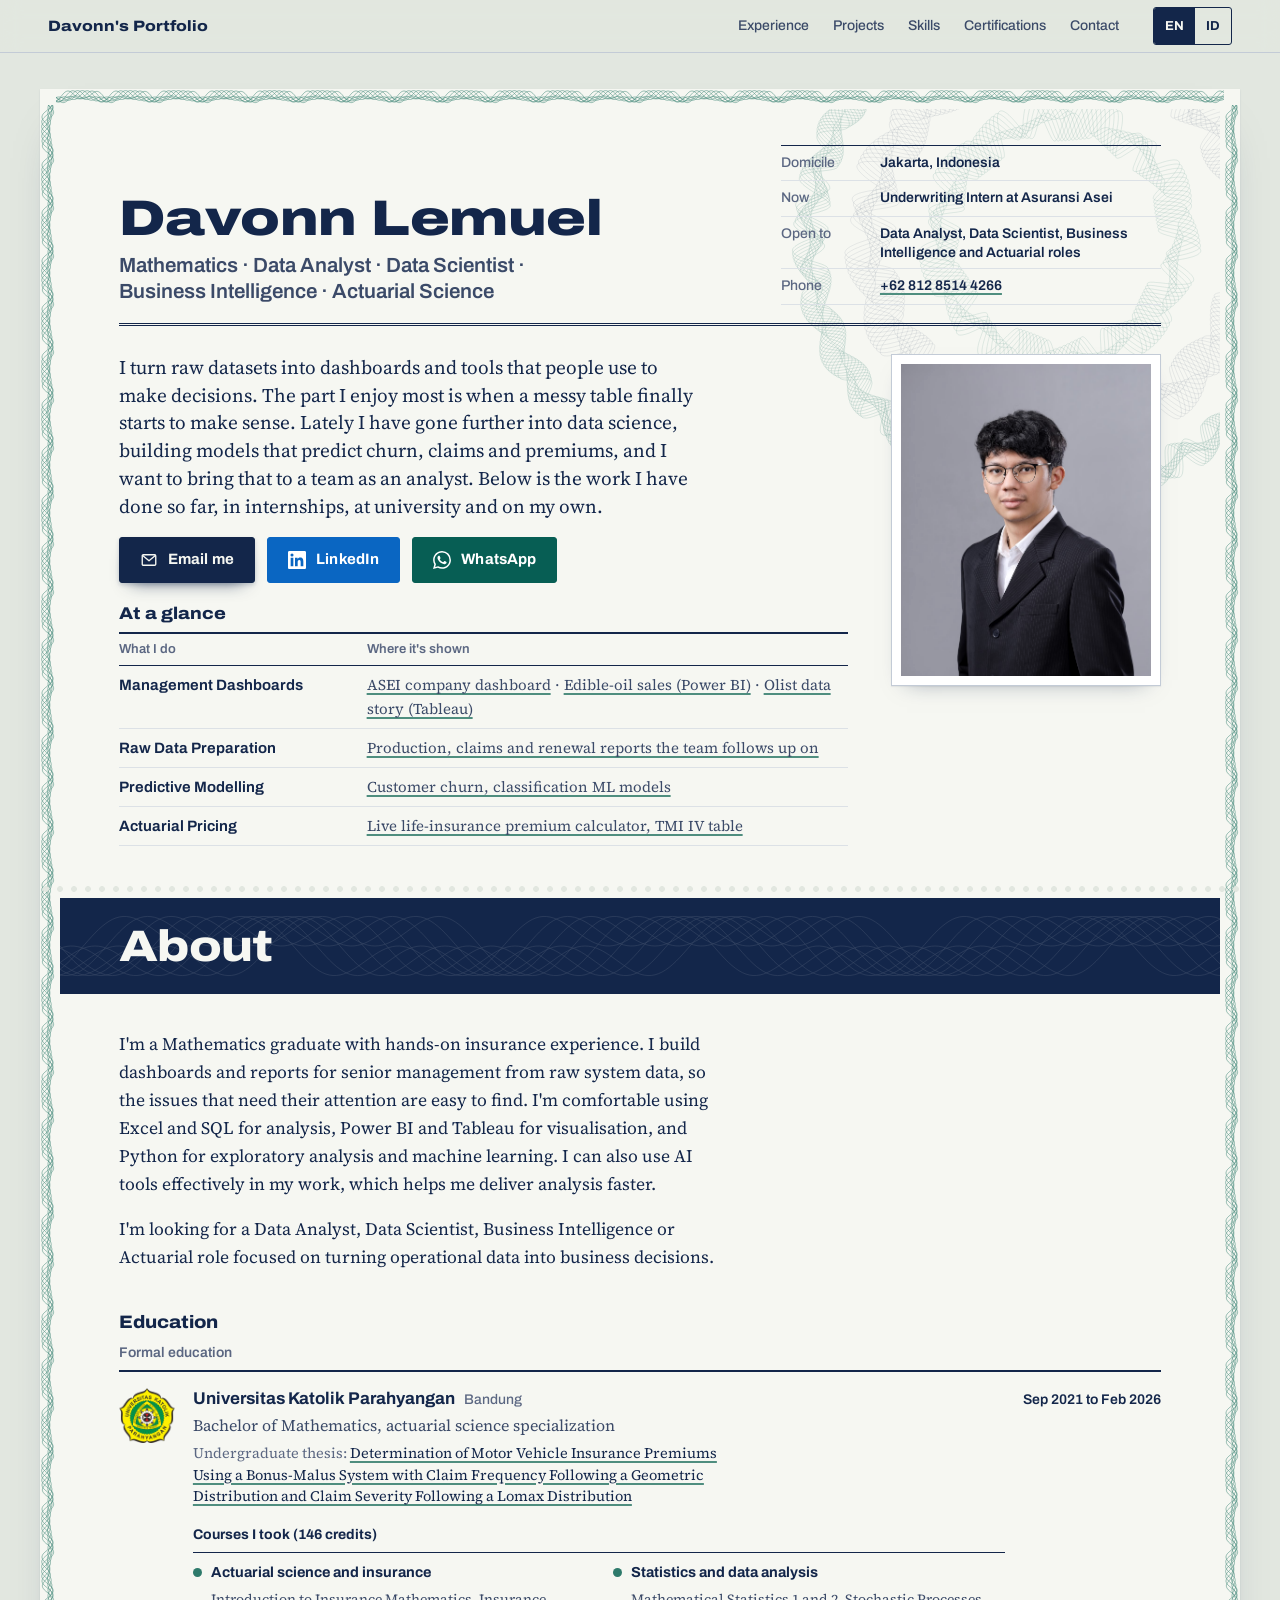
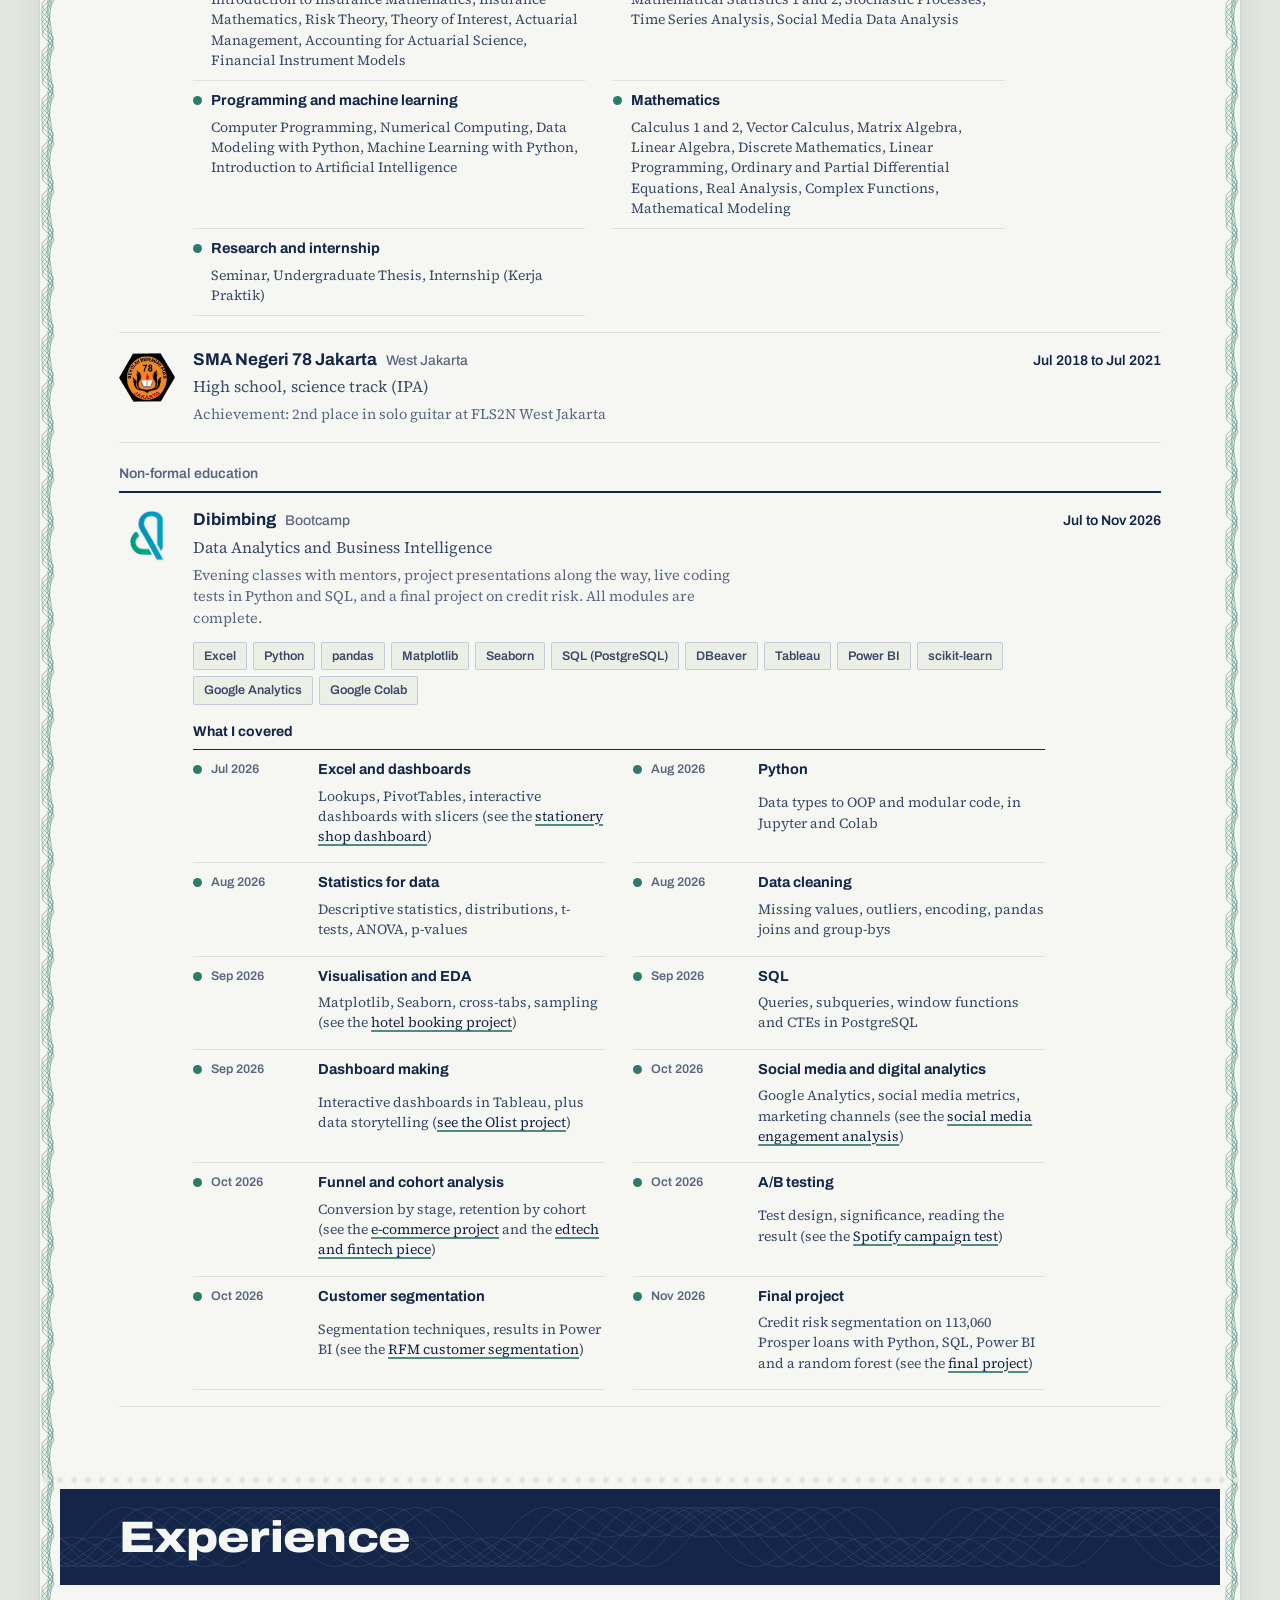
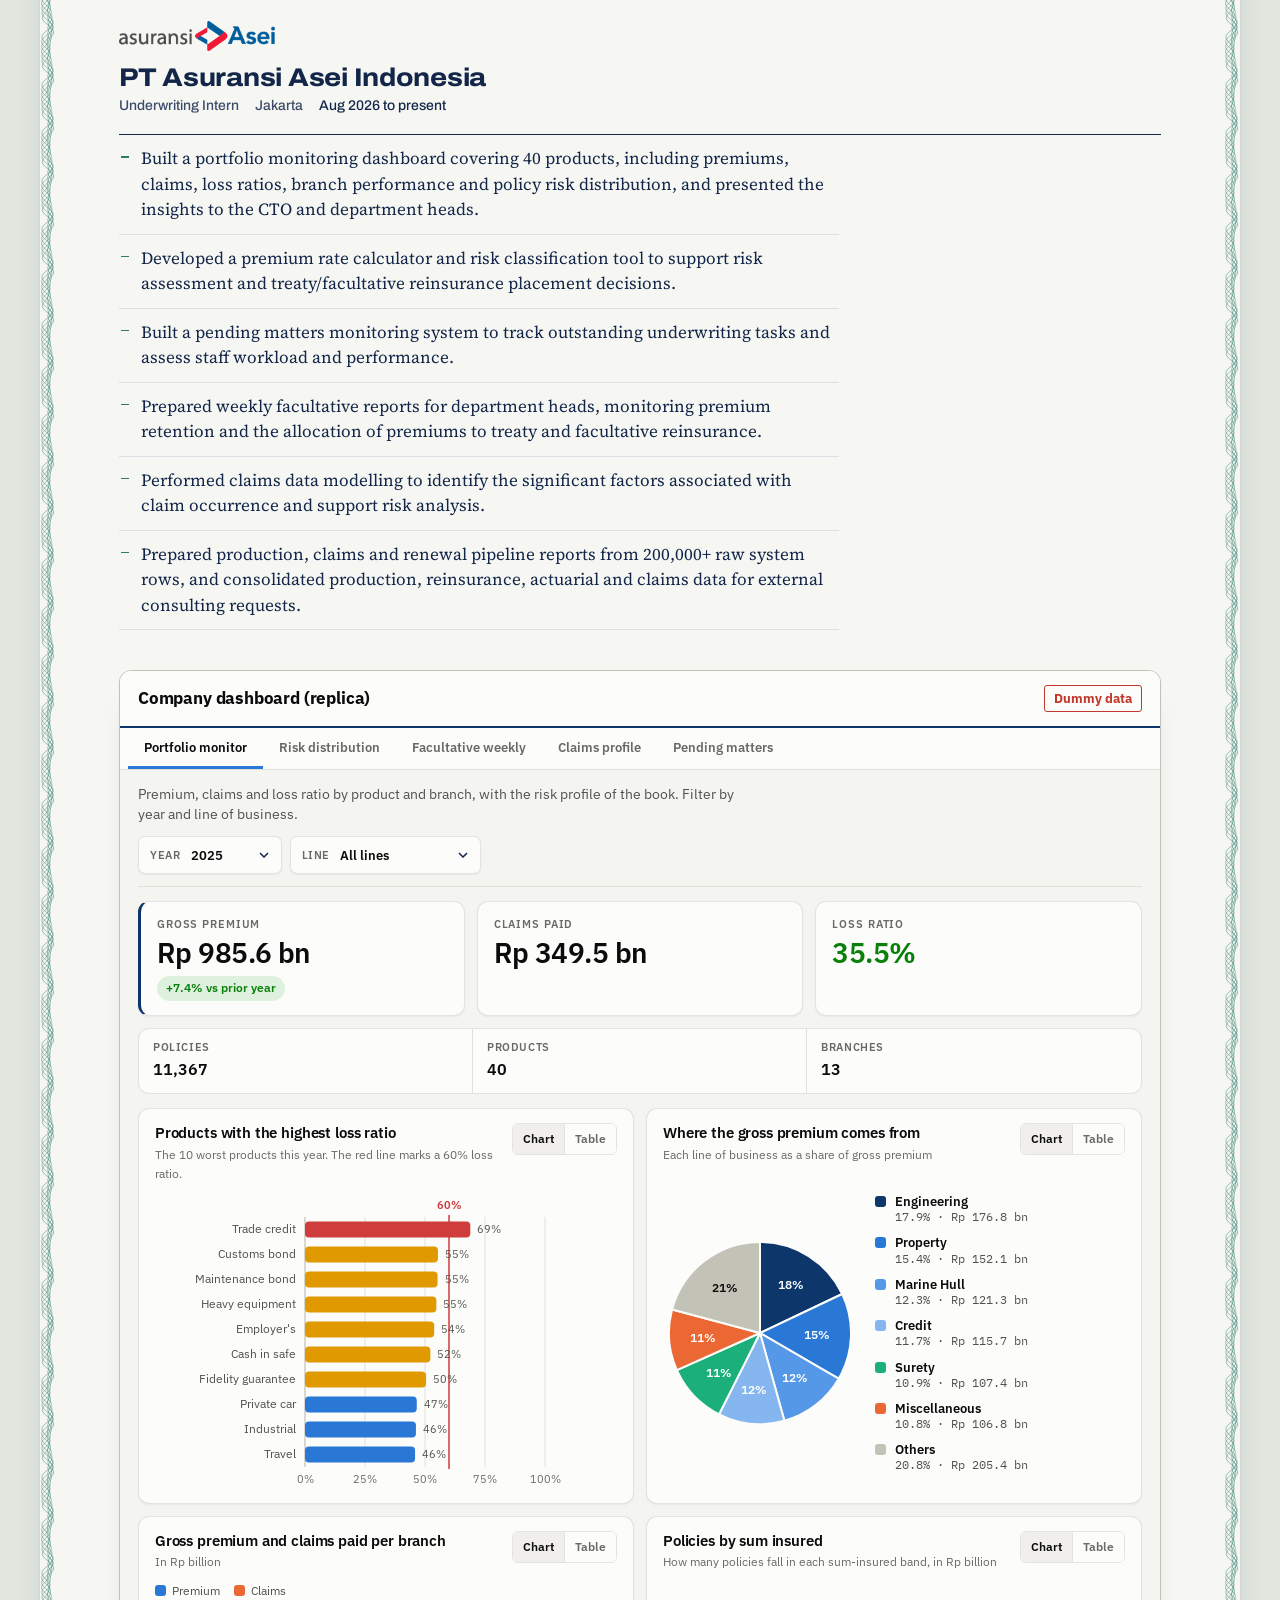
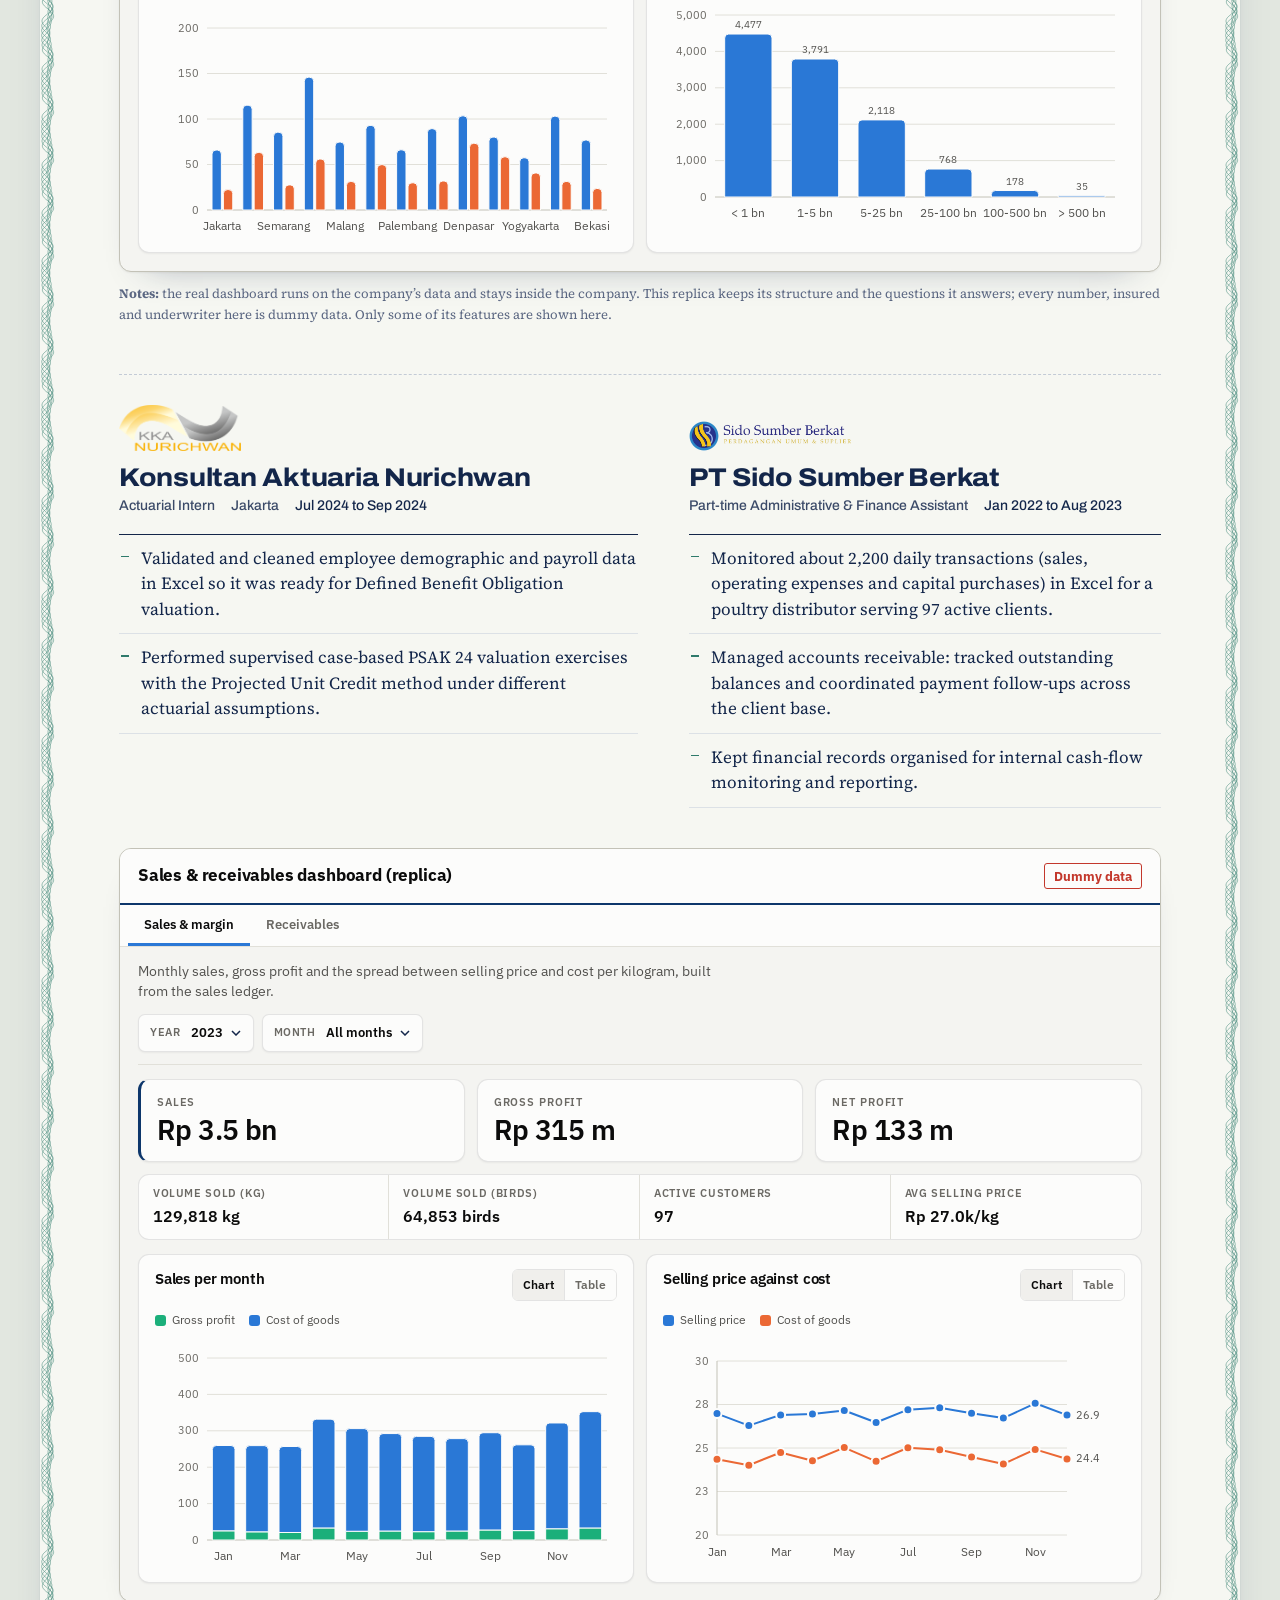
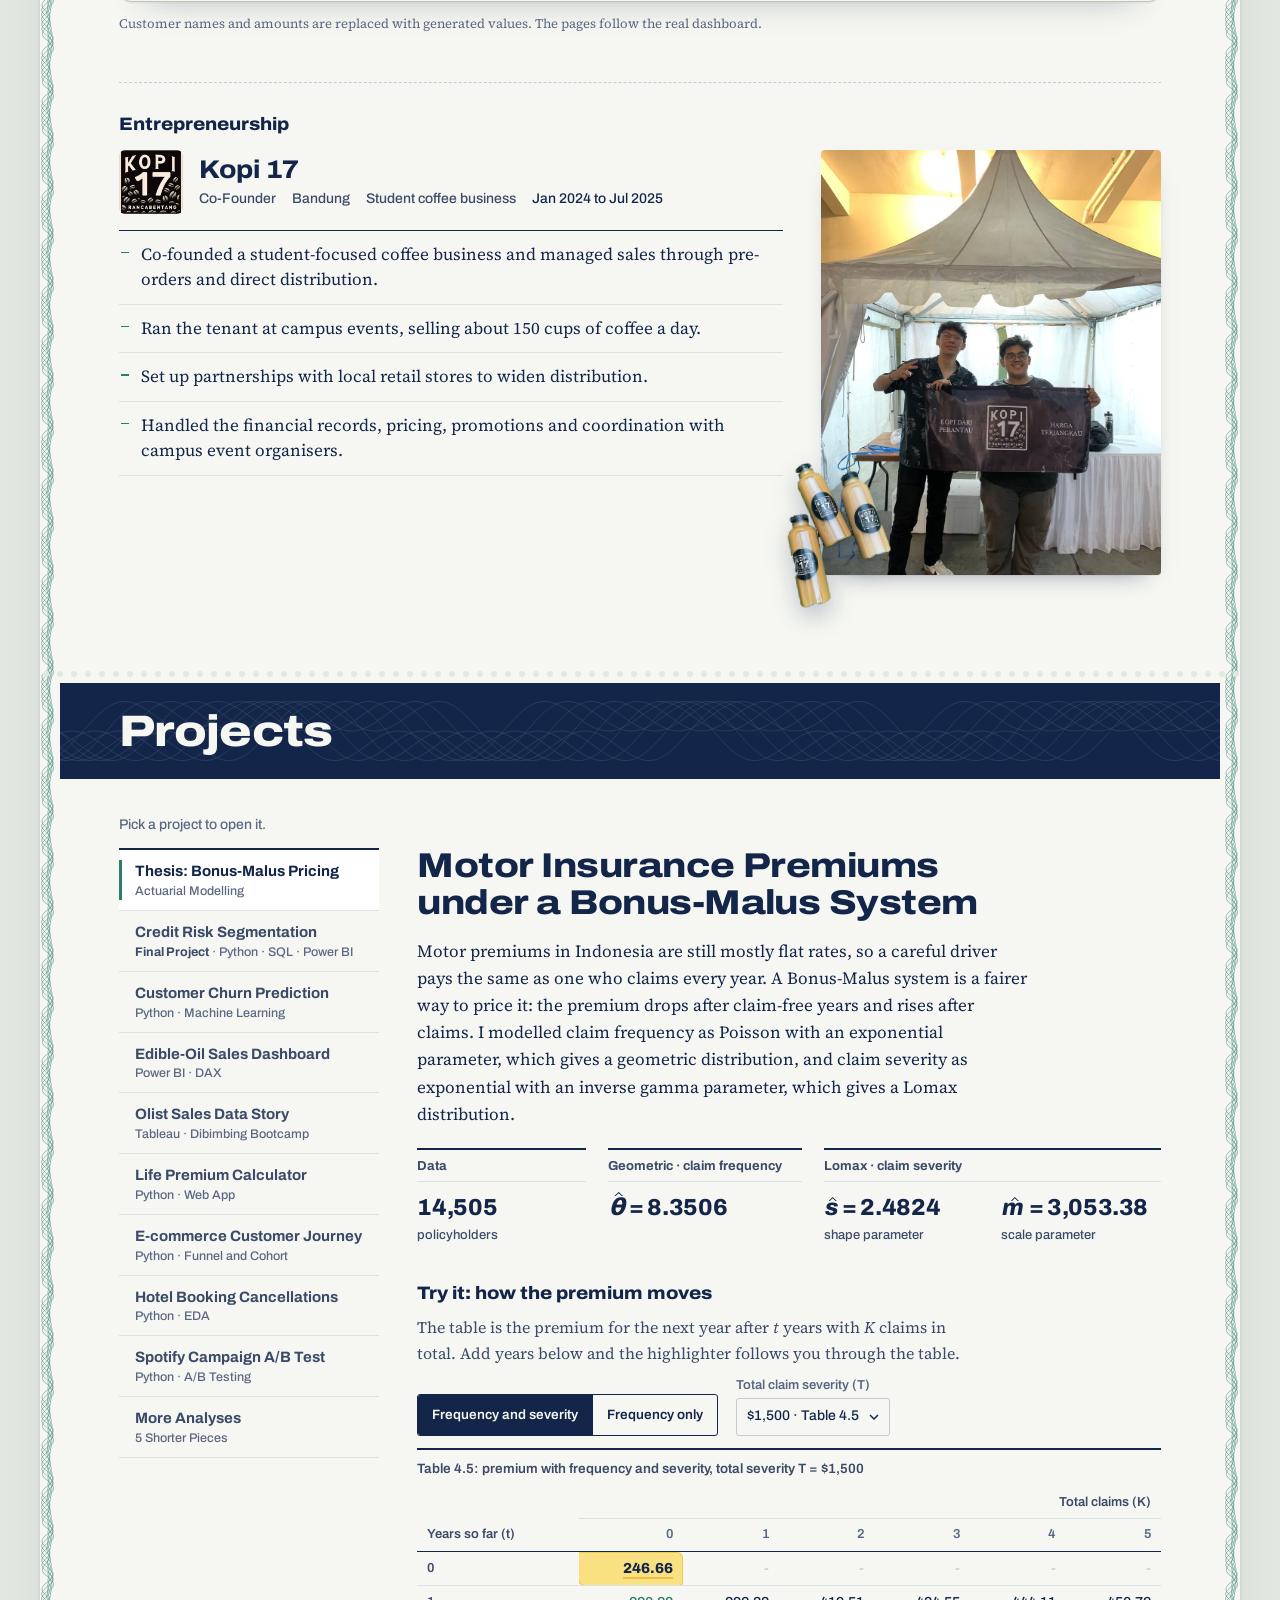
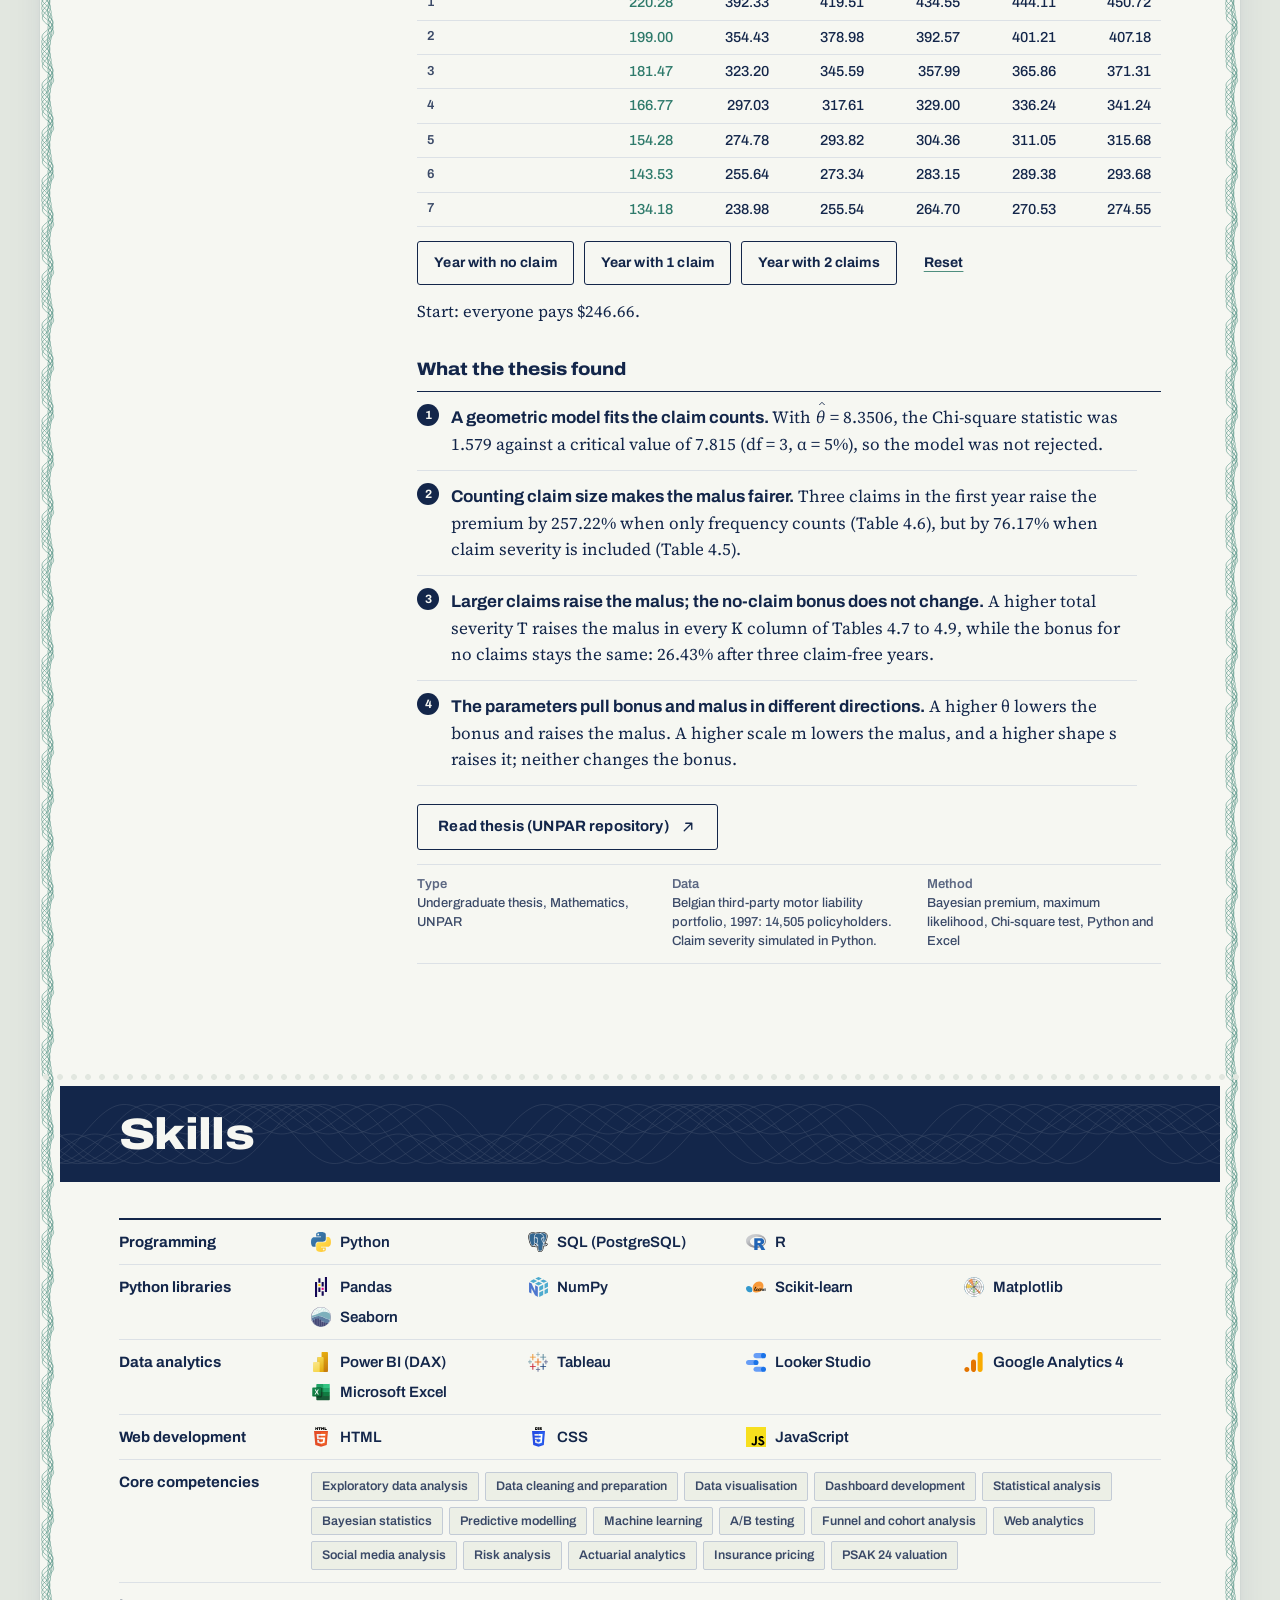
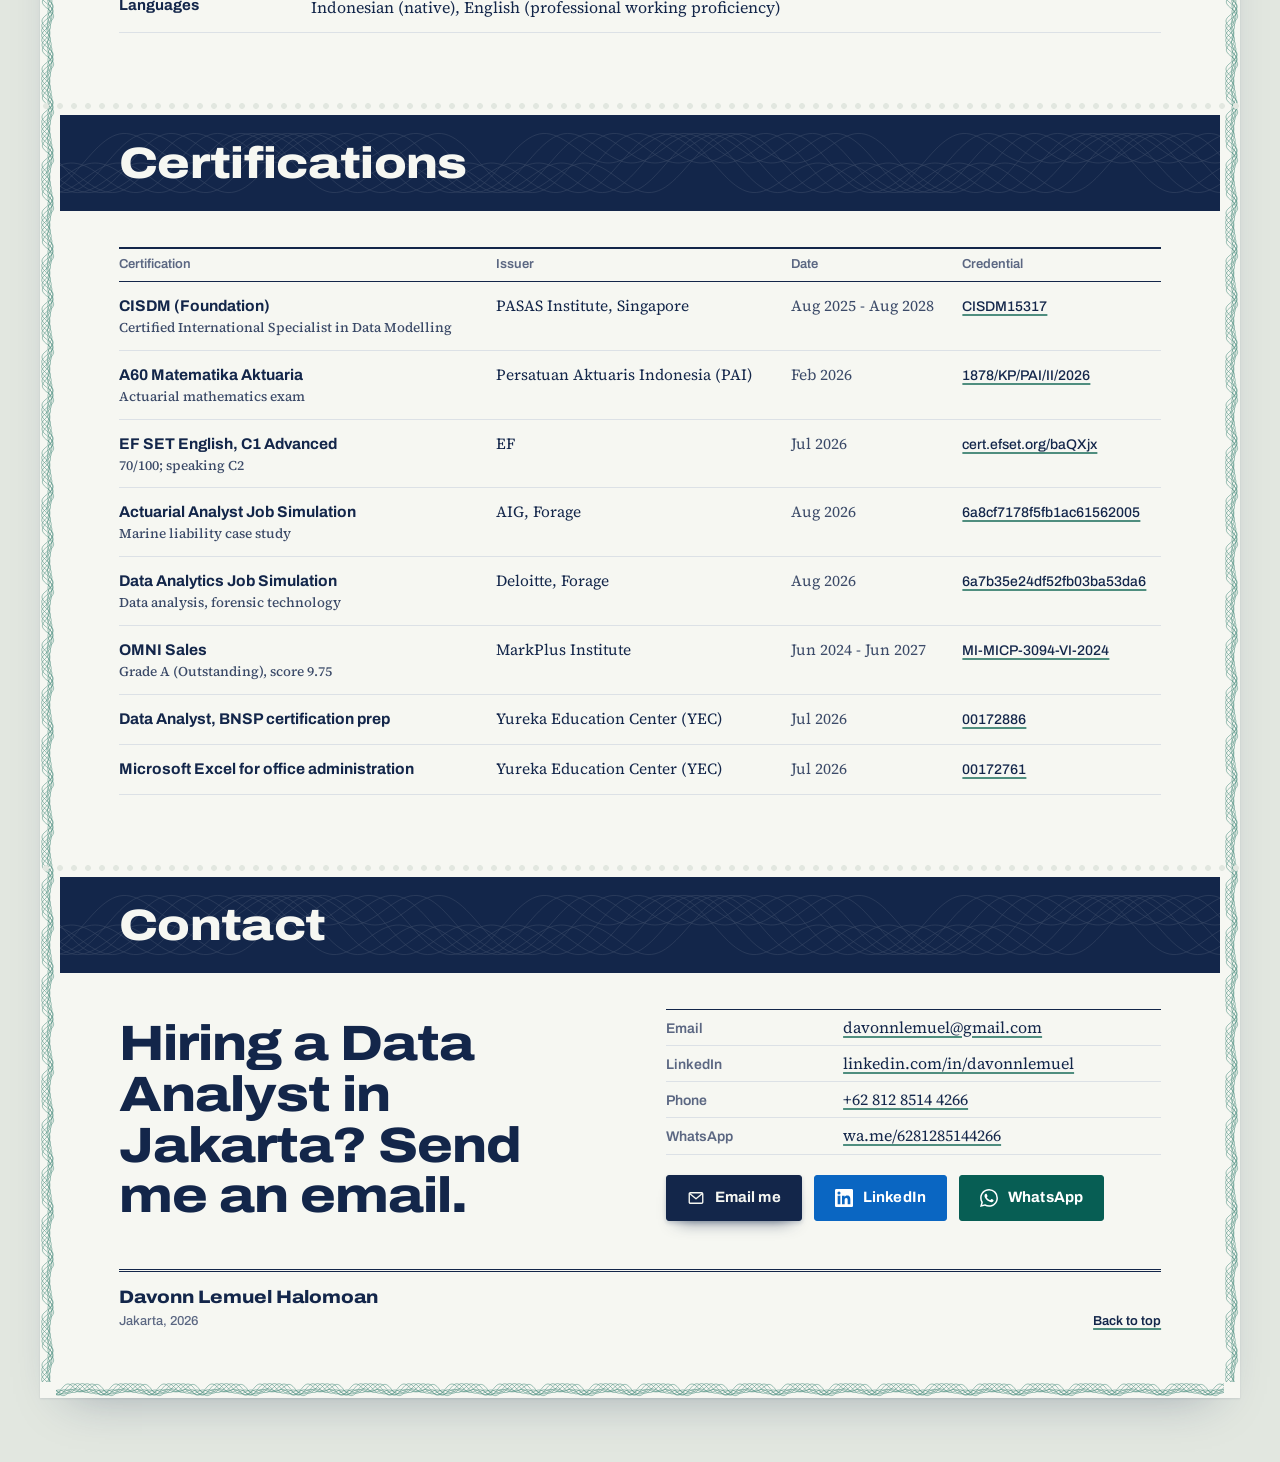
<file: index.html>
<!doctype html>
<html lang="en">
<head>
<meta charset="utf-8">
<meta name="viewport" content="width=device-width, initial-scale=1">
<title>Davonn Lemuel · Data Analyst</title>
<meta name="description" content="Portfolio of Davonn Lemuel Halomoan, Data Analyst. Dashboards, pricing tools and models built from raw insurance and business data.">
<meta name="theme-color" content="#13264A">
<meta property="og:title" content="Davonn Lemuel · Data Analyst">
<meta property="og:description" content="Dashboards, pricing tools and models built from raw insurance and business data.">
<meta property="og:image" content="assets/davonn-portrait.jpg">
<link rel="icon" href="data:image/svg+xml,%3Csvg xmlns='http://www.w3.org/2000/svg' viewBox='0 0 32 32'%3E%3Crect width='32' height='32' rx='4' fill='%2313264A'/%3E%3Cpath d='M8 8h5.5c4.4 0 7 3 7 8s-2.6 8-7 8H8zM11.5 11v10h2c2.3 0 3.6-1.8 3.6-5s-1.3-5-3.6-5zM21 8h3.4v13H29v3h-8z' fill='%23F6F7F2'/%3E%3C/svg%3E">
<link rel="preconnect" href="https://fonts.googleapis.com">
<link rel="preconnect" href="https://fonts.gstatic.com" crossorigin>
<link href="https://fonts.googleapis.com/css2?family=Archivo:wdth,wght@62..125,400..900&family=DM+Mono:wght@400&family=DM+Sans:opsz,wght@9..40,400..700&family=IBM+Plex+Mono:wght@400;500&family=IBM+Plex+Sans:wght@400;500;600;700&family=Poppins:wght@400;500;600;700;800&family=Source+Serif+4:opsz,wght@8..60,400..700&display=swap" rel="stylesheet">
<link rel="stylesheet" href="styles.css?v=148">
</head>
<body>

<svg width="0" height="0" style="position:absolute" aria-hidden="true">
  <symbol id="i-mail" viewBox="0 0 24 24"><rect x="3" y="5" width="18" height="14" rx="1.5" fill="none" stroke="currentColor" stroke-width="1.8"/><path d="M3.5 6l8.5 7 8.5-7" fill="none" stroke="currentColor" stroke-width="1.8" stroke-linejoin="round"/></symbol>
  <symbol id="i-li" viewBox="0 0 24 24"><path fill="currentColor" d="M20.45 20.45h-3.56v-5.57c0-1.33-.02-3.04-1.85-3.04-1.85 0-2.14 1.45-2.14 2.94v5.67H9.35V9h3.41v1.56h.05c.48-.9 1.64-1.85 3.37-1.85 3.6 0 4.27 2.37 4.27 5.46v6.28zM5.34 7.43a2.06 2.06 0 1 1 0-4.13 2.06 2.06 0 0 1 0 4.13zM7.12 20.45H3.56V9h3.56v11.45zM22.22 0H1.77C.79 0 0 .77 0 1.73v20.54C0 23.23.79 24 1.77 24h20.45c.98 0 1.78-.77 1.78-1.73V1.73C24 .77 23.2 0 22.22 0z"/></symbol>
  <symbol id="i-wa" viewBox="0 0 24 24"><path fill="currentColor" d="M17.472 14.382c-.297-.149-1.758-.867-2.03-.967-.273-.099-.471-.148-.67.15-.197.297-.767.966-.94 1.164-.173.199-.347.223-.644.075-.297-.15-1.255-.463-2.39-1.475-.883-.788-1.48-1.761-1.653-2.059-.173-.297-.018-.458.13-.606.134-.133.298-.347.446-.52.149-.174.198-.298.298-.497.099-.198.05-.371-.025-.52-.075-.149-.669-1.612-.916-2.207-.242-.579-.487-.5-.669-.51-.173-.008-.371-.01-.57-.01-.198 0-.52.074-.792.372-.272.297-1.04 1.016-1.04 2.479 0 1.462 1.065 2.875 1.213 3.074.149.198 2.096 3.2 5.077 4.487.709.306 1.262.489 1.694.625.712.227 1.36.195 1.871.118.571-.085 1.758-.719 2.006-1.413.248-.694.248-1.289.173-1.413-.074-.124-.272-.198-.57-.347m-5.421 7.403h-.004a9.87 9.87 0 01-5.031-1.378l-.361-.214-3.741.982.998-3.648-.235-.374a9.86 9.86 0 01-1.51-5.26c.001-5.45 4.436-9.884 9.888-9.884 2.64 0 5.122 1.03 6.988 2.898a9.825 9.825 0 012.893 6.994c-.003 5.45-4.437 9.884-9.885 9.884m8.413-18.297A11.815 11.815 0 0012.05 0C5.495 0 .16 5.335.157 11.892c0 2.096.547 4.142 1.588 5.945L.057 24l6.305-1.654a11.882 11.882 0 005.683 1.448h.005c6.554 0 11.89-5.335 11.893-11.893a11.821 11.821 0 00-3.48-8.413z"/></symbol>
  <symbol id="i-out" viewBox="0 0 24 24"><path d="M7 17L17 7M9 7h8v8" fill="none" stroke="currentColor" stroke-width="1.8" stroke-linecap="round" stroke-linejoin="round"/></symbol>
</svg>

<header class="strip">
  <div class="strip__in">
    <a class="strip__mark" href="#top" data-i18n="nav.home">Davonn's Portfolio</a>
    <nav aria-label="Sections">
      <a href="#experience" data-i18n="nav.exp">Experience</a>
      <a href="#projects" data-i18n="nav.work">Projects</a>
      <a href="#skills" data-i18n="nav.skills">Skills</a>
      <a href="#certifications" data-i18n="nav.cert">Certifications</a>
      <a href="#contact" data-i18n="nav.contact">Contact</a>
    </nav>
    <nav class="nav-sm" aria-label="Sections (short)">
      <a href="#projects" data-i18n="nav.work">Projects</a>
      <a href="#contact" data-i18n="nav.contact">Contact</a>
    </nav>
    <div class="lang" role="group" aria-label="Language">
      <button type="button" data-lang="en" aria-pressed="true">EN</button>
      <button type="button" data-lang="id" aria-pressed="false">ID</button>
    </div>
  </div>
</header>

<main class="sheet" id="top">
  <div class="frame" aria-hidden="true"><i class="t"></i><i class="b"></i><i class="l"></i><i class="r"></i></div>
  <div class="sheet__in">

    <!-- ================= INTRO ================= -->
    <section class="sched" aria-labelledby="t-name">
      <svg class="rosette" id="rosette" viewBox="-280 -280 560 560" aria-hidden="true"></svg>
      <div class="sched__head">
        <h1 id="t-name"><span class="name">Davonn Lemuel</span><small data-i18n="h.sub"><span class="nw">Mathematics ·</span> <span class="nw">Data Analyst ·</span> <span class="nw">Data Scientist ·</span> <span class="nw">Business Intelligence ·</span> <span class="nw">Actuarial Science</span></small></h1>
        <dl class="meta">
          <div><dt data-i18n="m.loc">Domicile</dt><dd>Jakarta, Indonesia</dd></div>
          <div><dt data-i18n="m.now">Now</dt><dd data-i18n="m.nowv">Underwriting Intern at Asuransi Asei</dd></div>
          <div><dt data-i18n="m.open">Open to</dt><dd data-i18n="m.openv">Data Analyst, Data Scientist, Business Intelligence and Actuarial roles</dd></div>
          <div><dt data-i18n="m.phone">Phone</dt><dd><a href="tel:+6281285144266">+62 812 8514 4266</a></dd></div>
        </dl>
      </div>

      <div class="sched__body">
        <div>
          <p class="lead" data-i18n="h.lead">I turn raw datasets into dashboards and tools that people use to make decisions. The part I enjoy most is when a messy table finally starts to make sense. Lately I have gone further into data science, building models that predict churn, claims and premiums, and I want to bring that to a team as an analyst. Below is the work I have done so far, in internships, at university and on my own.</p>

          <div class="actions actions--top">
            <a class="btn btn--ink" href="mailto:davonnlemuel@gmail.com"><svg aria-hidden="true"><use href="#i-mail"/></svg><span data-i18n="a.mail">Email me</span></a>
            <a class="btn btn--li" href="https://www.linkedin.com/in/davonnlemuel" target="_blank" rel="noopener"><svg aria-hidden="true"><use href="#i-li"/></svg><span>LinkedIn</span></a>
            <a class="btn btn--wa" href="https://wa.me/6281285144266" target="_blank" rel="noopener"><svg aria-hidden="true"><use href="#i-wa"/></svg><span>WhatsApp</span></a>
          </div>

          <table class="cover cover--2">
            <caption data-i18n="c.cap">At a glance</caption>
            <thead><tr><th data-i18n="c.h1">What I do</th><th data-i18n="c.h2">Where it's shown</th></tr></thead>
            <tbody>
              <tr><td data-i18n="c.r1">Management Dashboards</td><td data-i18n="c.r1e"><a href="#exA">ASEI company dashboard</a> · <a href="#work-oil">Edible-oil sales (Power BI)</a> · <a href="#work-tableau">Olist data story (Tableau)</a></td></tr>
              <tr><td data-i18n="c.r2">Raw Data Preparation</td><td data-i18n="c.r2e"><a href="#experience">Production, claims and renewal reports the team follows up on</a></td></tr>
              <tr><td data-i18n="c.r3">Predictive Modelling</td><td data-i18n="c.r3e"><a href="#work-churn">Customer churn, classification ML models</a></td></tr>
              <tr><td data-i18n="c.r5">Actuarial Pricing</td><td data-i18n="c.r5e"><a href="#work-calc">Live life-insurance premium calculator, TMI IV table</a></td></tr>
            </tbody>
          </table>

        </div>

        <figure class="pass">
          <img src="assets/davonn-portrait.jpg" alt="Davonn Lemuel in a dark suit and glasses" width="1066" height="1600" fetchpriority="high">
        </figure>
      </div>
    </section>

    <div class="perf" aria-hidden="true"></div>

    <!-- ================= ABOUT ================= -->
    <section class="clause" id="about" aria-labelledby="t-about">
      <div class="band"><h2 id="t-about" data-i18n="c1.t">About</h2></div>
      <div class="wrap">
        <div class="prose">
          <p data-i18n="c1.a">I'm a Mathematics graduate with hands-on insurance experience. I build dashboards and reports for senior management from raw system data, so the issues that need their attention are easy to find. I'm comfortable using Excel and SQL for analysis, Power BI and Tableau for visualisation, and Python for exploratory analysis and machine learning. I can also use AI tools effectively in my work, which helps me deliver analysis faster.</p>
          <p data-i18n="c1.b">I'm looking for a Data Analyst, Data Scientist, Business Intelligence or Actuarial role focused on turning operational data into business decisions.</p>
        </div>

        <h3 class="h4 edu-h" data-i18n="c1.edu">Education</h3>
        <h4 class="edu-sub" data-i18n="e.formal">Formal education</h4>
        <ol class="schools">
          <li>
            <img class="school-logo" src="assets/logo-unpar.png" alt="Universitas Katolik Parahyangan logo" width="240" height="236" loading="lazy">
            <div>
              <h4>Universitas Katolik Parahyangan <small>Bandung</small></h4>
              <p data-i18n="c1.e2v">Bachelor of Mathematics, actuarial science specialization</p>
              <p class="school-note"><span data-i18n="c1.th">Undergraduate thesis</span>: <a href="#work-thesis" data-i18n="c1.thv">Determination of Motor Vehicle Insurance Premiums Using a Bonus-Malus System with Claim Frequency Following a Geometric Distribution and Claim Severity Following a Lomax Distribution</a></p>
              <h5 class="track-h" data-i18n="e.utrack">Courses I took (146 credits)</h5>
              <ol class="track track--plain">
                <li class="done"><b data-i18n="ut.1">Actuarial science and insurance</b><span data-i18n="ut.1s">Introduction to Insurance Mathematics, Insurance Mathematics, Risk Theory, Theory of Interest, Actuarial Management, Accounting for Actuarial Science, Financial Instrument Models</span></li>
                <li class="done"><b data-i18n="ut.2">Statistics and data analysis</b><span data-i18n="ut.2s">Mathematical Statistics 1 and 2, Stochastic Processes, Time Series Analysis, Social Media Data Analysis</span></li>
                <li class="done"><b data-i18n="ut.3">Programming and machine learning</b><span data-i18n="ut.3s">Computer Programming, Numerical Computing, Data Modeling with Python, Machine Learning with Python, Introduction to Artificial Intelligence</span></li>
                <li class="done"><b data-i18n="ut.4">Mathematics</b><span data-i18n="ut.4s">Calculus 1 and 2, Vector Calculus, Matrix Algebra, Linear Algebra, Discrete Mathematics, Linear Programming, Ordinary and Partial Differential Equations, Real Analysis, Complex Functions, Mathematical Modeling</span></li>
                <li class="done"><b data-i18n="ut.5">Research and internship</b><span data-i18n="ut.5s">Seminar, Undergraduate Thesis, Internship (Kerja Praktik)</span></li>
              </ol>
            </div>
            <span class="school-when" data-i18n="d.uni">Sep 2021 to Feb 2026</span>
          </li>
          <li>
            <img class="school-logo" src="assets/logo-sma78.png?v=2" alt="SMA Negeri 78 Jakarta logo" width="188" height="163" loading="lazy">
            <div>
              <h4>SMA Negeri 78 Jakarta <small data-i18n="e.smaw">West Jakarta</small></h4>
              <p data-i18n="e.sma">High school, science track (IPA)</p>
              <p class="school-note"><span data-i18n="e.ach">Achievement</span>: <span data-i18n="e.achv">2nd place in solo guitar at FLS2N West Jakarta</span></p>
            </div>
            <span class="school-when" data-i18n="d.sma">Jul 2018 to Jul 2021</span>
          </li>
        </ol>

        <h4 class="edu-sub" data-i18n="e.nonformal">Non-formal education</h4>
        <ol class="schools">
          <li>
            <img class="school-logo" src="assets/logo-dibimbing-mark.png" alt="Dibimbing logo" width="242" height="242" loading="lazy">
            <div>
              <h4>Dibimbing <small>Bootcamp</small></h4>
              <p data-i18n="e.db">Data Analytics and Business Intelligence</p>
              <p class="school-note" data-i18n="e.dbn">Evening classes with mentors, project presentations along the way, live coding tests in Python and SQL, and a final project on credit risk. All modules are complete.</p>
              <ul class="tools-used" aria-label="Tools">
                <li>Excel</li><li>Python</li><li>pandas</li><li>Matplotlib</li><li>Seaborn</li><li>SQL (PostgreSQL)</li><li>DBeaver</li><li>Tableau</li><li>Power BI</li><li>scikit-learn</li><li>Google Analytics</li><li>Google Colab</li>
              </ul>
              <h5 class="track-h" data-i18n="e.track">What I covered</h5>
              <ol class="track">
                <li class="done"><span class="tr-when" data-i18n="tw.t1">Jul 2026</span><b data-i18n="tr.t1">Excel and dashboards</b><span data-i18n="tr.t1s">Lookups, PivotTables, interactive dashboards with slicers (see the <a href="#work-more">stationery shop dashboard</a>)</span></li>
                <li class="done"><span class="tr-when" data-i18n="tw.t2">Aug 2026</span><b data-i18n="tr.t2">Python</b><span data-i18n="tr.t2s">Data types to OOP and modular code, in Jupyter and Colab</span></li>
                <li class="done"><span class="tr-when" data-i18n="tw.t3">Aug 2026</span><b data-i18n="tr.t3">Statistics for data</b><span data-i18n="tr.t3s">Descriptive statistics, distributions, t-tests, ANOVA, p-values</span></li>
                <li class="done"><span class="tr-when" data-i18n="tw.t4">Aug 2026</span><b data-i18n="tr.t4">Data cleaning</b><span data-i18n="tr.t4s">Missing values, outliers, encoding, pandas joins and group-bys</span></li>
                <li class="done"><span class="tr-when" data-i18n="tw.t5">Sep 2026</span><b data-i18n="tr.t5">Visualisation and EDA</b><span data-i18n="tr.t5s">Matplotlib, Seaborn, cross-tabs, sampling (see the <a href="#work-hotel">hotel booking project</a>)</span></li>
                <li class="done"><span class="tr-when" data-i18n="tw.t6">Sep 2026</span><b data-i18n="tr.t6">SQL</b><span data-i18n="tr.t6s">Queries, subqueries, window functions and CTEs in PostgreSQL</span></li>
                <li class="done"><span class="tr-when" data-i18n="tw.t7">Sep 2026</span><b data-i18n="tr.t7">Dashboard making</b><span data-i18n="tr.t7s">Interactive dashboards in Tableau, plus data storytelling (<a href="#work-tableau">see the Olist project</a>)</span></li>
                <li class="done"><span class="tr-when" data-i18n="tw.t8">Oct 2026</span><b data-i18n="tr.t8">Social media and digital analytics</b><span data-i18n="tr.t8s">Google Analytics, social media metrics, marketing channels (see the <a href="#work-more">social media engagement analysis</a>)</span></li>
                <li class="done"><span class="tr-when" data-i18n="tw.t9">Oct 2026</span><b data-i18n="tr.t9">Funnel and cohort analysis</b><span data-i18n="tr.t9s">Conversion by stage, retention by cohort (see the <a href="#work-ecom">e-commerce project</a> and the <a href="#work-more">edtech and fintech piece</a>)</span></li>
                <li class="done"><span class="tr-when" data-i18n="tw.t10">Oct 2026</span><b data-i18n="tr.t10">A/B testing</b><span data-i18n="tr.t10s">Test design, significance, reading the result (see the <a href="#work-spotify">Spotify campaign test</a>)</span></li>
                <li class="done"><span class="tr-when" data-i18n="tw.t11">Oct 2026</span><b data-i18n="tr.t11">Customer segmentation</b><span data-i18n="tr.t11s">Segmentation techniques, results in Power BI (see the <a href="#work-more">RFM customer segmentation</a>)</span></li>
                <li class="done"><span class="tr-when" data-i18n="tw.t12">Nov 2026</span><b data-i18n="tr.t12">Final project</b><span data-i18n="tr.t12s">Credit risk segmentation on 113,060 Prosper loans with Python, SQL, Power BI and a random forest (see the <a href="#work-prosper">final project</a>)</span></li>
              </ol>
            </div>
            <span class="school-when" data-i18n="d.db">Jul to Nov 2026</span>
          </li>
        </ol>
      </div>
    </section>

    <div class="perf" aria-hidden="true"></div>

    <!-- ================= EXPERIENCE: ASEI ================= -->
    <section class="clause" id="experience" aria-labelledby="t-exp">
      <div class="band"><h2 id="t-exp" data-i18n="c2.t">Experience</h2></div>
      <div class="wrap">
        <img class="co-logo" src="assets/logo-asei.png" alt="Asuransi Asei logo" width="499" height="96" loading="lazy">
        <h3 class="h3">PT Asuransi Asei Indonesia</h3>
        <p class="when"><span data-i18n="c2.role">Underwriting Intern</span><span>Jakarta</span><span class="num" data-i18n="c2.date">Aug 2026 to present</span></p>

        <ul class="duties">
          <li data-i18n="c2.d1">Built a portfolio monitoring dashboard covering 40 products, including premiums, claims, loss ratios, branch performance and policy risk distribution, and presented the insights to the CTO and department heads.</li>
          <li data-i18n="c2.d2">Developed a premium rate calculator and risk classification tool to support risk assessment and treaty/facultative reinsurance placement decisions.</li>
          <li data-i18n="c2.d3">Built a pending matters monitoring system to track outstanding underwriting tasks and assess staff workload and performance.</li>
          <li data-i18n="c2.d4">Prepared weekly facultative reports for department heads, monitoring premium retention and the allocation of premiums to treaty and facultative reinsurance.</li>
          <li data-i18n="c2.d5">Performed claims data modelling to identify the significant factors associated with claim occurrence and support risk analysis.</li>
          <li data-i18n="c2.d6">Prepared production, claims and renewal pipeline reports from 200,000+ raw system rows, and consolidated production, reinsurance, actuarial and claims data for external consulting requests.</li>
        </ul>

        <div class="exhibit" id="exA">
          <div class="ex__head">
            <h3 data-i18n="ex.at">Company dashboard (replica)</h3>
            <span class="illus" data-i18n="ex.illus">Dummy data</span>
          </div>
          <div class="tabs" role="tablist" aria-label="Dashboard modules">
            <button role="tab" id="tA1" aria-controls="pA1" aria-selected="true" data-i18n="ta.1">Portfolio monitor</button>
            <button role="tab" id="tA2" aria-controls="pA2" aria-selected="false" tabindex="-1" data-i18n="ta.2">Risk distribution</button>
            <button role="tab" id="tA4" aria-controls="pA4" aria-selected="false" tabindex="-1" data-i18n="ta.4">Facultative weekly</button>
            <button role="tab" id="tA5" aria-controls="pA5" aria-selected="false" tabindex="-1" data-i18n="ta.5">Claims profile</button>
            <button role="tab" id="tA3" aria-controls="pA3" aria-selected="false" tabindex="-1" data-i18n="ta.3">Pending matters</button>
          </div>

            <div class="panel" role="tabpanel" id="pA1" aria-labelledby="tA1">
            <p class="panel__intro" data-i18n="pa1.i">Premium, claims and loss ratio by product and branch, with the risk profile of the book. Filter by year and line of business.</p>
            <div class="dash" data-mod="a1"></div>
          </div>

            <div class="panel" role="tabpanel" id="pA2" aria-labelledby="tA2" hidden>
            <p class="panel__intro" data-i18n="pa2.i">To see the portfolio each class of business holds in every branch, from low to very high risk. I used it in meetings with the branch offices: I presented each branch’s risk profile per class of business, then followed up on what my supervisor decided in those meetings.</p>
            <div class="dash" data-mod="a2"></div>
          </div>

            <div class="panel" role="tabpanel" id="pA4" aria-labelledby="tA4" hidden>
            <p class="panel__intro" data-i18n="pa4.i">How each week's written premium was shared between own retention, treaty and facultative reinsurance, as in the weekly report for management.</p>
            <div class="dash" data-mod="a4"></div>
          </div>

            <div class="panel" role="tabpanel" id="pA5" aria-labelledby="tA5" hidden>
            <p class="panel__intro" data-i18n="pa5.i">A profile of settled claims. Used to see what caused each loss, which insureds claimed the most, and when in the policy period the loss happened.</p>
            <div class="dash" data-mod="a5"></div>
          </div>

            <div class="panel" role="tabpanel" id="pA3" aria-labelledby="tA3" hidden>
            <p class="panel__intro" data-i18n="pa3.i">To see which underwriters in each branch still have pending requests and how long those requests have been waiting.</p>
            <div class="dash" data-mod="a3"></div>
          </div>
        </div>
        <p class="note" data-i18n="ex.note"><b>Notes:</b> the real dashboard runs on the company’s data and stays inside the company. This replica keeps its structure and the questions it answers; every number, insured and underwriter here is dummy data. Only some of its features are shown here.</p>

        <!-- earlier roles -->
        <div class="sub two">
          <div>
            <img class="co-logo co-logo--tall" src="assets/logo-kka-nurichwan.png" alt="KKA Nurichwan logo" width="527" height="199" loading="lazy">
            <h3 class="h3">Konsultan Aktuaria Nurichwan</h3>
            <p class="when"><span data-i18n="c3.r1">Actuarial Intern</span><span>Jakarta</span><span class="num" data-i18n="d.nur">Jul 2024 to Sep 2024</span></p>
            <ul class="duties">
              <li data-i18n="c3.d1">Validated and cleaned employee demographic and payroll data in Excel so it was ready for Defined Benefit Obligation valuation.</li>
              <li data-i18n="c3.d2">Performed supervised case-based PSAK 24 valuation exercises with the Projected Unit Credit method under different actuarial assumptions.</li>
            </ul>
          </div>
          <div>
            <img class="co-logo" src="assets/logo-ssb.png" alt="Sido Sumber Berkat logo" width="640" height="118" loading="lazy">
            <h3 class="h3">PT Sido Sumber Berkat</h3>
            <p class="when"><span data-i18n="c3.r2">Part-time Administrative &amp; Finance Assistant</span><span class="num" data-i18n="d.ssb">Jan 2022 to Aug 2023</span></p>
            <ul class="duties">
              <li data-i18n="c3.d3">Monitored about 2,200 daily transactions (sales, operating expenses and capital purchases) in Excel for a poultry distributor serving 97 active clients.</li>
              <li data-i18n="c3.d4">Managed accounts receivable: tracked outstanding balances and coordinated payment follow-ups across the client base.</li>
              <li data-i18n="c3.d5">Kept financial records organised for internal cash-flow monitoring and reporting.</li>
            </ul>
          </div>
        </div>

        <div class="exhibit" id="exB">
          <div class="ex__head">
            <h3 data-i18n="ex.bt">Sales &amp; receivables dashboard (replica)</h3>
            <span class="illus" data-i18n="ex.illus">Dummy data</span>
          </div>
          <div class="tabs" role="tablist" aria-label="Dashboard pages">
            <button role="tab" id="tB1" aria-controls="pB1" aria-selected="true" data-i18n="tb.1">Sales &amp; margin</button>
            <button role="tab" id="tB2" aria-controls="pB2" aria-selected="false" tabindex="-1" data-i18n="tb.2">Receivables</button>
          </div>
            <div class="panel" role="tabpanel" id="pB1" aria-labelledby="tB1">
            <p class="panel__intro" data-i18n="pb1.i">Monthly sales, gross profit and the spread between selling price and cost per kilogram, built from the sales ledger.</p>
            <div class="dash" data-mod="b1"></div>
          </div>

            <div class="panel" role="tabpanel" id="pB2" aria-labelledby="tB2" hidden>
            <p class="panel__intro" data-i18n="pb2.i">New credit given to customers against payments received each month.</p>
            <div class="dash" data-mod="b2"></div>
          </div>
        </div>
        <p class="note" data-i18n="ex.noteb">Customer names and amounts are replaced with generated values. The pages follow the real dashboard.</p>

        <div class="sub venture" id="entrepreneurship">
          <h3 class="h4" data-i18n="v.h">Entrepreneurship</h3>
          <div class="venture__grid">
            <div class="venture__text">
              <div class="venture__id">
                <img class="venture-logo" src="assets/logo-kopi17.png" alt="Kopi 17 logo" width="228" height="240" loading="lazy">
                <div>
                  <h3 class="h3">Kopi 17</h3>
                  <p class="when"><span data-i18n="v.role">Co-Founder</span><span>Bandung</span><span data-i18n="v.kind">Student coffee business</span><span class="num" data-i18n="d.kopi">Jan 2024 to Jul 2025</span></p>
                </div>
              </div>
              <ul class="duties">
                <li data-i18n="v.d1">Co-founded a student-focused coffee business and managed sales through pre-orders and direct distribution.</li>
                <li data-i18n="v.d2">Ran the tenant at campus events, selling about 150 cups of coffee a day.</li>
                <li data-i18n="v.d3">Set up partnerships with local retail stores to widen distribution.</li>
                <li data-i18n="v.d4">Handled the financial records, pricing, promotions and coordination with campus event organisers.</li>
              </ul>
            </div>
            <figure class="venture__photo">
              <div class="venture__stack">
                <img class="venture__tenant" src="assets/kopi17-tenant.jpg" alt="Davonn and a co-founder holding the Kopi 17 banner in front of their tent at a campus event" width="900" height="1200" loading="lazy">
                <img class="venture__bottles" src="assets/kopi17-bottles.png" alt="Three bottles of Kopi 17 coffee" width="377" height="534" loading="lazy">
              </div>
            </figure>
          </div>
        </div>
      </div>
    </section>

    <div class="perf" aria-hidden="true"></div>

    <!-- ================= PROJECTS ================= -->
    <section class="clause" id="projects" aria-labelledby="t-proj">
      <div class="band"><h2 id="t-proj" data-i18n="c4.t">Projects</h2></div>
      <div class="wrap">

        <p class="pj__hint" data-i18n="pj.hint">Pick a project to open it.</p>
        <div class="pj">
        <div class="pj__list" role="tablist" aria-label="Projects" aria-orientation="vertical">
          <button type="button" role="tab" id="pt-thesis" aria-controls="work-thesis" aria-selected="true"><b data-i18n="w5.n">Thesis: Bonus-Malus Pricing</b><span data-i18n="w5.ns">Actuarial Modelling</span></button>
          <button type="button" role="tab" id="pt-prosper" aria-controls="work-prosper" aria-selected="false" tabindex="-1"><b data-i18n="fp.n">Credit Risk Segmentation</b><span data-i18n="fp.ns"><strong>Final Project</strong> · Python · SQL · Power BI</span></button>
          <button type="button" role="tab" id="pt-churn" aria-controls="work-churn" aria-selected="false" tabindex="-1"><b data-i18n="w1.n">Customer Churn Prediction</b><span data-i18n="w1.ns">Python · Machine Learning</span></button>
          <button type="button" role="tab" id="pt-oil" aria-controls="work-oil" aria-selected="false" tabindex="-1"><b data-i18n="w3.n">Edible-Oil Sales Dashboard</b><span data-i18n="w3.ns">Power BI · DAX</span></button>
          <button type="button" role="tab" id="pt-tableau" aria-controls="work-tableau" aria-selected="false" tabindex="-1"><b data-i18n="w7.n">Olist Sales Data Story</b><span data-i18n="w7.ns">Tableau · Dibimbing Bootcamp</span></button>
          <button type="button" role="tab" id="pt-calc" aria-controls="work-calc" aria-selected="false" tabindex="-1"><b data-i18n="w4.n">Life Premium Calculator</b><span data-i18n="w4.ns">Python · Web App</span></button>
          <button type="button" role="tab" id="pt-ecom" aria-controls="work-ecom" aria-selected="false" tabindex="-1"><b data-i18n="w2.n">E-commerce Customer Journey</b><span data-i18n="w2.ns">Python · Funnel and Cohort</span></button>
          <button type="button" role="tab" id="pt-hotel" aria-controls="work-hotel" aria-selected="false" tabindex="-1"><b data-i18n="hb.n">Hotel Booking Cancellations</b><span data-i18n="hb.ns">Python · EDA</span></button>
          <button type="button" role="tab" id="pt-spotify" aria-controls="work-spotify" aria-selected="false" tabindex="-1"><b data-i18n="sp.n">Spotify Campaign A/B Test</b><span data-i18n="sp.ns">Python · A/B Testing</span></button>
          <button type="button" role="tab" id="pt-more" aria-controls="work-more" aria-selected="false" tabindex="-1"><b data-i18n="w6.n">More Analyses</b><span data-i18n="w6.ns">5 Shorter Pieces</span></button>
        </div>
        <div class="pj__view">
        <article class="work" id="work-thesis" role="tabpanel" aria-labelledby="pt-thesis">
          <div class="work__side">
            <dl>
              <div><dt data-i18n="w.type">Type</dt><dd data-i18n="w5.type">Undergraduate thesis, Mathematics, UNPAR</dd></div>
              <div><dt data-i18n="w.data">Data</dt><dd data-i18n="w5.data">Belgian third-party motor liability portfolio, 1997: 14,505 policyholders. Claim severity simulated in Python.</dd></div>
              <div><dt data-i18n="w.method">Method</dt><dd data-i18n="w5.method">Bayesian premium, maximum likelihood, Chi-square test, Python and Excel</dd></div>
            </dl>
          </div>
          <div class="work__main">
            <h3 data-i18n="w5.t">Motor Insurance Premiums under a Bonus-Malus System</h3>
            <p data-i18n="w5.p">Motor premiums in Indonesia are still mostly flat rates, so a careful driver pays the same as one who claims every year. A Bonus-Malus system is a fairer way to price it: the premium drops after claim-free years and rises after claims. I modelled claim frequency as Poisson with an exponential parameter, which gives a geometric distribution, and claim severity as exponential with an inverse gamma parameter, which gives a Lomax distribution.</p>

            <div class="params">
              <section class="pg">
                <h5 class="pg-h" data-i18n="w5.gd">Data</h5>
                <div class="pc"><b>14,505</b><span data-i18n="w5.f1">policyholders</span></div>
              </section>
              <section class="pg">
                <h5 class="pg-h" data-i18n="w5.gg">Geometric · claim frequency</h5>
                <div class="pc"><b><i class="hat hat--tall">θ</i> = 8.3506</b></div>
              </section>
              <section class="pg pg--two">
                <h5 class="pg-h" data-i18n="w5.gl">Lomax · claim severity</h5>
                <div class="pc"><b><i class="hat">s</i> = 2.4824</b><span data-i18n="w5.ps">shape parameter</span></div>
                <div class="pc"><b><i class="hat">m</i> = 3,053.38</b><span data-i18n="w5.pm">scale parameter</span></div>
              </section>
            </div>

            <h4 class="h4 bm-h" data-i18n="w5.simh">Try it: how the premium moves</h4>
            <p class="bm-intro" data-i18n="w5.simp">The table is the premium for the next year after <i>t</i> years with <i>K</i> claims in total. Add years below and the highlighter follows you through the table.</p>

            <div class="bm-ctl">
              <div class="bm-seg" role="group" aria-label="Model" id="bmModel">
                <button type="button" aria-pressed="true" data-m="sev" data-i18n="w5.msev">Frequency and severity</button>
                <button type="button" aria-pressed="false" data-m="freq" data-i18n="w5.mfreq">Frequency only</button>
              </div>
              <label class="bm-t" id="bmTWrap"><span data-i18n="w5.tlab">Total claim severity (T)</span>
                <select id="bmT"><option value="1500">$1,500 · Table 4.5</option><option value="2000">$2,000 · Table 4.7</option><option value="3000">$3,000 · Table 4.8</option><option value="5000">$5,000 · Table 4.9</option></select>
              </label>
            </div>

            <div class="bm-wrap">
              <div class="bm-scroll">
                <div class="bm-grid" id="bmGrid">
                  <span class="bm-hl" id="bmHl" aria-hidden="true"></span>
                  <span class="bm-ghost" id="bmGhost" aria-hidden="true"></span>
                  <table class="bm-table" id="bmTable"><caption id="bmCap"></caption><thead></thead><tbody></tbody></table>
                </div>
              </div>
            </div>

            <div class="bm-play">
              <div class="bm-btns">
                <button type="button" class="btn" data-bm="0" data-i18n="w5.y0">Year with no claim</button>
                <button type="button" class="btn" data-bm="1" data-i18n="w5.y1">Year with 1 claim</button>
                <button type="button" class="btn" data-bm="2" data-i18n="w5.y2">Year with 2 claims</button>
                <button type="button" class="btn btn--plain" data-bm="reset" data-i18n="w5.reset">Reset</button>
              </div>
              <p class="bm-read" id="bmRead" aria-live="polite"></p>
              <ol class="bm-log" id="bmLog" aria-label="Years so far"></ol>
            </div>

            <h4 class="h4 bm-h" data-i18n="w5.findh">What the thesis found</h4>
            <ol class="bm-finds">
              <li data-i18n="w5.k1"><b>A geometric model fits the claim counts.</b> With <i class="hat hat--tall">θ</i> = 8.3506, the Chi-square statistic was 1.579 against a critical value of 7.815 (df = 3, α = 5%), so the model was not rejected.</li>
              <li data-i18n="w5.k2"><b>Counting claim size makes the malus fairer.</b> Three claims in the first year raise the premium by 257.22% when only frequency counts (Table 4.6), but by 76.17% when claim severity is included (Table 4.5).</li>
              <li data-i18n="w5.k3"><b>Larger claims raise the malus; the no-claim bonus does not change.</b> A higher total severity T raises the malus in every K column of Tables 4.7 to 4.9, while the bonus for no claims stays the same: 26.43% after three claim-free years.</li>
              <li data-i18n="w5.k4"><b>The parameters pull bonus and malus in different directions.</b> A higher θ lowers the bonus and raises the malus. A higher scale m lowers the malus, and a higher shape s raises it; neither changes the bonus.</li>
            </ol>

            <div class="actions" style="margin-top:18px">
              <a class="btn" href="https://repository.unpar.ac.id/items/b185cae5-3231-4024-9535-252fa59194eb" target="_blank" rel="noopener"><span data-i18n="w5.repo">Read thesis (UNPAR repository)</span><svg aria-hidden="true"><use href="#i-out"/></svg></a>
            </div>
          </div>
        </article>

        <article class="work" id="work-prosper" role="tabpanel" aria-labelledby="pt-prosper" hidden>
          <div class="work__side">
            <dl>
              <div><dt data-i18n="w.tools">Tools</dt><dd>Python, pandas, SciPy, scikit-learn, PostgreSQL, Power BI, Google Colab</dd></div>
              <div><dt data-i18n="w.data">Data</dt><dd data-i18n="fp.data">Prosper Loan Data (Kaggle): 113,937 loans, 81 columns, Nov 2005 to Mar 2014</dd></div>
              <div><dt data-i18n="w.method">Method</dt><dd data-i18n="fp.method">Chi-square and Welch t-test, segment analysis in SQL, random forest, permutation importance</dd></div>
              <div><dt data-i18n="w.ctx">Context</dt><dd data-i18n="fp.ctx">Final project, Dibimbing Data Analytics and Business Intelligence bootcamp</dd></div>
            </dl>
          </div>
          <div class="work__main">
            <div class="fp-org"><img src="assets/logo-dibimbing-clear.png" alt="Dibimbing" width="738" height="222"><p><span data-i18n="fp.org1">Data Analytics and Business Intelligence Bootcamp</span><b data-i18n="fp.org2">Final Project</b></p><img class="fp-org__p" src="assets/prosper-logo.svg" alt="Prosper" width="630" height="102"></div>
            <h3 data-i18n="fp.t">Credit Risk Segmentation of Prosper Borrowers</h3>
            <p data-i18n="fp.p">Prosper is a US peer-to-peer lending platform where investors fund loans and take the loss when a borrower stops paying. In this project, I put myself in the role of a data analyst on Prosper's credit risk team and segmented 113,937 loans to see which loans make or lose investors money, and which borrower traits contribute most to defaults.</p>
            <div class="fp-nav" role="tablist" aria-label="Project sections"><button type="button" role="tab" id="fpt-1" aria-controls="fpp-1" aria-selected="true"><small>01</small><span data-i18n="fp.n1t">Results</span></button><button type="button" role="tab" id="fpt-2" aria-controls="fpp-2" aria-selected="false" tabindex="-1"><small>02</small><span data-i18n="fp.n3t">EDA</span></button><button type="button" role="tab" id="fpt-3" aria-controls="fpp-3" aria-selected="false" tabindex="-1"><small>03</small><span data-i18n="fp.n4t">Segmentation</span></button><button type="button" role="tab" id="fpt-4" aria-controls="fpp-4" aria-selected="false" tabindex="-1"><small>04</small><span data-i18n="fp.n5t">Dashboard</span></button></div>
            <div class="fp-pane" role="tabpanel" id="fpp-1" aria-labelledby="fpt-1">
              <h5 class="fp-tl-h" data-i18n="fp.tlh">Prosper data timeline</h5>
              <div class="fp-tl">
                <div class="fp-tl__p p1"><small data-i18n="fp.kpP1">Period 1</small><b data-i18n="fp.tl1">Old rating system</b><span data-i18n="fp.tl1d">Nov 2005 - Oct 2008</span></div>
                <div class="fp-tl__gap"><small data-i18n="fp.tlg">Paused</small><span data-i18n="fp.tlgd">9 months</span></div>
                <div class="fp-tl__p p2"><small data-i18n="fp.kpP2">Period 2</small><b data-i18n="fp.tl2">New rating system</b><span data-i18n="fp.tl2d">Jul 2009 - Mar 2014</span></div>
              </div>
              <div class="fp-kpi">
                <div class="fp-k"><div class="fp-k__t"><h5 data-i18n="fp.kp1">Default rate</h5><p data-i18n="fp.kp1n">After the 2009 system change, the default rate fell by more than half.</p></div><div class="fp-k__v"><b class="bad" data-i18n="fp.kp1a">36.9%</b><i aria-hidden="true">→</i><b class="good" data-i18n="fp.kp1b">16.3%</b><span class="l1" data-i18n="fp.kpP1">Period 1</span><span class="l2" data-i18n="fp.kpP2">Period 2</span></div></div>
                <div class="fp-k"><div class="fp-k__t"><h5 data-i18n="fp.kp2">Total profit</h5><p data-i18n="fp.kp2n">After the same change, investor profit rose sharply, from a loss to a gain.</p></div><div class="fp-k__v"><b class="bad" data-i18n="fp.kp2a">−$14.71M</b><i aria-hidden="true">→</i><b class="good" data-i18n="fp.kp2b">+$4.35M</b><span class="l1" data-i18n="fp.kpP1">Period 1</span><span class="l2" data-i18n="fp.kpP2">Period 2</span></div></div>
                <div class="fp-k"><div class="fp-k__t"><h5 data-i18n="fp.kp3">AUC score</h5><p data-i18n="fp.kp3n">The model I chose separates defaults better than the rating Prosper uses.</p></div><div class="fp-k__v"><b class="good" data-i18n="fp.kp3a">72.7%</b><i class="vs" aria-hidden="true">vs</i><b class="" data-i18n="fp.kp3c">68.8%</b><span class="l1" data-i18n="fp.kp3b">Random forest model</span><span class="l2" data-i18n="fp.kp3d">Prosper risk rating</span></div></div>
              </div>
              <h4 class="h4 ch-h" data-i18n="fp.rh1">The four business questions, answered</h4>
              <ol class="fp-bq">
                <li><b data-i18n="fp.q1">Who makes or loses investors money?</b><span data-i18n="fp.q1a">The most profitable group was high-risk (HR) borrowers with high income, earning up to $27.09 per $100 lent. On the other hand, most of the loss-making groups had no debt-to-income (DTI) data.</span></li>
                <li><b data-i18n="fp.q2">What if the riskiest were rejected?</b><span data-i18n="fp.q2a">529 defaults avoided, but 1,456 good loans were lost too and profit fell by $0.94M.</span></li>
                <li><b data-i18n="fp.q3">Does interest match the risk?</b><span data-i18n="fp.q3a">Yes. Prosper's interest covered default losses in every rating, so no rating lost money.</span></li>
                <li><b data-i18n="fp.q4">Which traits predict default?</b><span data-i18n="fp.q4a">According to the random forest model, credit score and term are the most important factors in default. A random forest built on these traits also ranks risk better than the rating.</span></li>
              </ol>
              <h4 class="h4 ch-h" data-i18n="fp.h8">What I would recommend</h4>
              <ol class="nx">
                <li><b data-i18n="fp.n1">Do not reject risky segments wholesale</b><span data-i18n="fp.n1p">Rejecting the riskiest segments cuts profit by $0.94M. High-income HR borrowers and HR repeat borrowers are the biggest earners.</span></li>
                <li><b data-i18n="fp.n2">Tighten DTI recording and use it to set interest</b><span data-i18n="fp.n2p">Loans with no DTI default at the same rate as rating D loans and show up among the loss-making segments. AA borrowers with 30-40% DTI also default like rating D, yet pay much lower interest.</span></li>
                <li><b data-i18n="fp.n3">Strengthen risk assessment with credit score and term</b><span data-i18n="fp.n3p">These two are the most important variables in the model, so they can carry more weight in setting each loan's risk segment.</span></li>
              </ol>
              <div class="fp-links"><b data-i18n="fp.lk">Work behind this section</b><a href="prosper/#/16" target="_blank" rel="noopener"><span data-i18n="fp.l1a">Slide: conclusion</span><svg aria-hidden="true"><use href="#i-out"/></svg></a><a href="prosper/#/5" target="_blank" rel="noopener"><span data-i18n="fp.l1b">Slide: business questions</span><svg aria-hidden="true"><use href="#i-out"/></svg></a></div></div>
            <div class="fp-pane" role="tabpanel" id="fpp-2" aria-labelledby="fpt-2" hidden>
              <p class="fp-note" data-i18n="fp.e0">*) EDA was done in Python.</p>
              <div class="figs figs--fp5 figs--fp3k">
                <div><b>113,937</b><span data-i18n="fp.a1">loans</span></div>
                <div><b>36</b><span data-i18n="fp.a3">columns</span></div>
                <div><b>$940M</b><span data-i18n="fp.a4">lent in total</span></div>
              </div>
              <h4 class="h4 ch-h" data-i18n="fp.ah1">Data preparation</h4>
              <p class="fz__cap fp-fn-cap" data-i18n="fp.ac1">A default rate is only fair on loans that had their full term to default. Each step below says what was taken out.</p>
              <ol class="fp-fn"><li><span data-i18n="fp.fn1">Raw data</span><i style="--w:100.0%" class=""></i><b>113,937</b><em data-i18n="fp.fn1n">−877 duplicates, cancelled loans and a bad date</em></li><li><span data-i18n="fp.fn2">After cleaning</span><i style="--w:99.2%" class=""></i><b>113,060</b><em data-i18n="fp.fn2n">−28,948 loans rated under the old system</em></li><li><span data-i18n="fp.fn3">New rating era, from Jul 2009</span><i style="--w:73.8%" class=""></i><b>84,112</b><em data-i18n="fp.fn3n">−73,351 loans still within their term</em></li><li><span data-i18n="fp.fn4">Term already ended</span><i style="--w:9.4%" class=""></i><b>10,761</b><em data-i18n="fp.fn4n">−226 still paying or late</em></li><li class="fn-last"><span data-i18n="fp.fn5">Final status</span><i style="--w:9.2%" class="hi"></i><b>10,535</b><em data-i18n="fp.fn5n"><small class="ok">Repaid: 8,917</small><small class="bad">Defaulted: 1,618</small></em></li></ol>
              <h4 class="h4 ch-h" data-i18n="fp.eh1">1 · Loans per year, Nov 2005 to Mar 2014</h4>
              <div class="hb-cols fp-vol" role="img" aria-label="Loans per year: 2005 22, 2006 5,902, 2007 11,460, 2008 11,551, pause, 2009 2,047, 2010 5,652, 2011 11,228, 2012 19,553, 2013 33,911, 2014 (Jan to Mar) 11,734"><div><b class="">22</b><i style="--h:0.1" class=""></i><span>2005</span></div><div><b class="">5.9K</b><i style="--h:17.4" class=""></i><span>2006</span></div><div><b class="">11.5K</b><i style="--h:33.8" class=""></i><span>2007</span></div><div><b class="">11.6K</b><i style="--h:34.1" class=""></i><span>2008</span></div><div class="fp-gap" aria-hidden="true"><em><span data-i18n="fp.gap">paused</span></em></div><div><b class="hi">2.0K</b><i style="--h:6.0" class="hi"></i><span>2009</span></div><div><b class="hi">5.7K</b><i style="--h:16.7" class="hi"></i><span>2010</span></div><div><b class="hi">11.2K</b><i style="--h:33.1" class="hi"></i><span>2011</span></div><div><b class="hi">19.6K</b><i style="--h:57.7" class="hi"></i><span>2012</span></div><div><b class="hi">33.9K</b><i style="--h:100.0" class="hi"></i><span>2013</span></div><div><b class="hi">11.7K</b><i style="--h:34.6" class="hi"></i><span>2014</span></div><svg class="fp-vol__up" viewBox="0 0 230 150" preserveAspectRatio="none" aria-hidden="true"><path d="M29 105 L190 22" /><polyline points="180,21.5 190,22 184.6,30.4" /></svg></div>

              <h4 class="h4 ch-h" data-i18n="fp.h2">2 · After the 2009 rating change, defaults fell by more than half</h4>
              <div class="hb-cols fp-yrs" role="img" aria-label="Default rate: 2006 39.4%, 2007 39.5%, 2008 33.0%, then a pause, 2009 15.2%, 2010 16.7%"><div><b class="low">39.4%</b><i style="--h:99.7" class="low"></i><span>2006</span></div><div><b class="low">39.5%</b><i style="--h:100.0" class="low"></i><span>2007</span></div><div><b class="low">33.0%</b><i style="--h:83.5" class="low"></i><span>2008</span></div><div class="fp-gap" aria-hidden="true"><em><span data-i18n="fp.gap">paused</span></em></div><div><b class="hi">15.2%</b><i style="--h:38.5" class="hi"></i><span>2009</span></div><div><b class="hi">16.7%</b><i style="--h:42.3" class="hi"></i><span>2010</span></div></div>
              <p class="ch-concl" data-i18n="fp.k2"><b>Loans from 2006-2008 defaulted at 36.9% and cost investors $14.71M. Loans from 2009-2010 defaulted at 16.3% and made them $4.35M.</b> After the rating change, the drop in defaults and the rise in profit are statistically significant by Pearson chi-square and Welch t-test.</p>

              <h4 class="h4 ch-h" data-i18n="fp.eh3">3 · The higher the credit score, the fewer defaults</h4>
              <svg class="fp-line" viewBox="0 0 560 216" role="img" aria-label="Default rate by credit score: 600-639 22.0%, 640-679 21.8%, 680-719 17.3%, 720-759 12.3%, 760-799 8.8%, 800-839 5.9%, 840+ 2.5%"><line class="ax" x1="10" x2="550" y1="170" y2="170"/><path class="ln" d="M40.0,46.8 L120.0,47.9 L200.0,73.1 L280.0,101.1 L360.0,120.7 L440.0,137.0 L520.0,156.0"/><circle class="pt hot" cx="40.0" cy="46.8" r="5.5"/><text class="v hot" x="40.0" y="34.8">22.0%</text><text class="lab" x="40.0" y="190">600-639</text><text class="n" x="40.0" y="206">609</text><circle class="pt hot" cx="120.0" cy="47.9" r="5.5"/><text class="v hot" x="120.0" y="35.9">21.8%</text><text class="lab" x="120.0" y="190">640-679</text><text class="n" x="120.0" y="206">2,770</text><circle class="pt" cx="200.0" cy="73.1" r="5.5"/><text class="v" x="200.0" y="61.1">17.3%</text><text class="lab" x="200.0" y="190">680-719</text><text class="n" x="200.0" y="206">2,412</text><circle class="pt" cx="280.0" cy="101.1" r="5.5"/><text class="v" x="280.0" y="89.1">12.3%</text><text class="lab" x="280.0" y="190">720-759</text><text class="n" x="280.0" y="206">2,278</text><circle class="pt" cx="360.0" cy="120.7" r="5.5"/><text class="v" x="360.0" y="108.7">8.8%</text><text class="lab" x="360.0" y="190">760-799</text><text class="n" x="360.0" y="206">1,516</text><circle class="pt" cx="440.0" cy="137.0" r="5.5"/><text class="v" x="440.0" y="125.0">5.9%</text><text class="lab" x="440.0" y="190">800-839</text><text class="n" x="440.0" y="206">749</text><circle class="pt" cx="520.0" cy="156.0" r="5.5"/><text class="v" x="520.0" y="144.0">2.5%</text><text class="lab" x="520.0" y="190">840+</text><text class="n" x="520.0" y="206">201</text></svg>
              <p class="fp-line__note" data-i18n="fp.lnn">Red: default rate of 20% or more. Small numbers: loans in each score band.</p>
              <h4 class="h4 ch-h" data-i18n="fp.h3">4 · Inside one rating, DTI still separates risk</h4>
              <div class="fp-hmrow"><div class="scroll-x"><table class="hm hm--fp" aria-label="Default rate by rating and DTI">
                <thead><tr><th scope="col">Rating</th><th scope="col">DTI &lt;10%</th><th scope="col">10-20%</th><th scope="col">20-30%</th><th scope="col">30-40%</th><th scope="col">40%+</th><th scope="col" data-i18n="fp.hn">Not recorded</th></tr></thead>
                <tbody><tr><th scope="row">AA</th><td style="background:#FFFFFF;color:#13264A" data-tip="AA, DTI &lt;10%: <b>0.7%</b> of 410 loans">0.7%</td><td style="background:#F9EFEE;color:#13264A" data-tip="AA, DTI 10-20%: <b>3.1%</b> of 448 loans">3.1%</td><td style="background:#F0D7D5;color:#13264A" data-tip="AA, DTI 20-30%: <b>6.7%</b> of 178 loans">6.7%</td><td class="fp-hl" style="background:#E0AEAA;color:#13264A" data-tip="AA, DTI 30-40%: <b>12.9%</b> of 70 loans">12.9%</td><td style="background:#EAC7C4;color:#13264A" data-tip="AA, DTI 40%+: <b>9.1%</b> of 22 loans">9.1%</td><td style="background:#EAC7C4;color:#13264A" data-tip="AA, DTI not recorded: <b>9.1%</b> of 66 loans">9.1%</td></tr><tr><th scope="row">A</th><td style="background:#F5E5E4;color:#13264A" data-tip="A, DTI &lt;10%: <b>4.6%</b> of 261 loans">4.6%</td><td style="background:#F1D9D7;color:#13264A" data-tip="A, DTI 10-20%: <b>6.4%</b> of 653 loans">6.4%</td><td style="background:#EAC8C5;color:#13264A" data-tip="A, DTI 20-30%: <b>9.0%</b> of 409 loans">9.0%</td><td style="background:#E8C1BE;color:#13264A" data-tip="A, DTI 30-40%: <b>10.0%</b> of 200 loans">10.0%</td><td style="background:#DEA8A3;color:#13264A" data-tip="A, DTI 40%+: <b>13.8%</b> of 123 loans">13.8%</td><td style="background:#E9C6C3;color:#13264A" data-tip="A, DTI not recorded: <b>9.3%</b> of 140 loans">9.3%</td></tr><tr><th scope="row">B</th><td style="background:#EAC7C4;color:#13264A" data-tip="B, DTI &lt;10%: <b>9.1%</b> of 143 loans">9.1%</td><td style="background:#E9C4C2;color:#13264A" data-tip="B, DTI 10-20%: <b>9.5%</b> of 410 loans">9.5%</td><td style="background:#EDCECC;color:#13264A" data-tip="B, DTI 20-30%: <b>8.0%</b> of 275 loans">8.0%</td><td style="background:#E2B2AE;color:#13264A" data-tip="B, DTI 30-40%: <b>12.3%</b> of 114 loans">12.3%</td><td style="background:#E3B4B1;color:#13264A" data-tip="B, DTI 40%+: <b>11.9%</b> of 59 loans">11.9%</td><td style="background:#DCA29E;color:#13264A" data-tip="B, DTI not recorded: <b>14.6%</b> of 89 loans">14.6%</td></tr><tr><th scope="row">C</th><td style="background:#D6928D;color:#fff" data-tip="C, DTI &lt;10%: <b>17.0%</b> of 159 loans">17.0%</td><td style="background:#E4B8B5;color:#13264A" data-tip="C, DTI 10-20%: <b>11.3%</b> of 373 loans">11.3%</td><td style="background:#E1B0AD;color:#13264A" data-tip="C, DTI 20-30%: <b>12.5%</b> of 335 loans">12.5%</td><td style="background:#DB9F9A;color:#13264A" data-tip="C, DTI 30-40%: <b>15.1%</b> of 218 loans">15.1%</td><td style="background:#DDA4A0;color:#13264A" data-tip="C, DTI 40%+: <b>14.3%</b> of 133 loans">14.3%</td><td style="background:#DEA6A2;color:#13264A" data-tip="C, DTI not recorded: <b>14.0%</b> of 136 loans">14.0%</td></tr><tr><th scope="row">D</th><td style="background:#CB766F;color:#fff" data-tip="D, DTI &lt;10%: <b>21.3%</b> of 329 loans">21.3%</td><td style="background:#CD7A73;color:#fff" data-tip="D, DTI 10-20%: <b>20.7%</b> of 773 loans">20.7%</td><td style="background:#CD7B75;color:#fff" data-tip="D, DTI 20-30%: <b>20.5%</b> of 528 loans">20.5%</td><td class="fp-hl" style="background:#DEA7A3;color:#13264A" data-tip="D, DTI 30-40%: <b>13.9%</b> of 294 loans">13.9%</td><td style="background:#CB746E;color:#fff" data-tip="D, DTI 40%+: <b>21.5%</b> of 209 loans">21.5%</td><td style="background:#BD5047;color:#fff" data-tip="D, DTI not recorded: <b>27.0%</b> of 315 loans">27.0%</td></tr><tr><th scope="row">E</th><td style="background:#CF807A;color:#fff" data-tip="E, DTI &lt;10%: <b>19.7%</b> of 127 loans">19.7%</td><td style="background:#C15C54;color:#fff" data-tip="E, DTI 10-20%: <b>25.2%</b> of 306 loans">25.2%</td><td style="background:#CF817B;color:#fff" data-tip="E, DTI 20-30%: <b>19.6%</b> of 311 loans">19.6%</td><td style="background:#B9463D;color:#fff" data-tip="E, DTI 30-40%: <b>28.5%</b> of 200 loans">28.5%</td><td style="background:#BA4840;color:#fff" data-tip="E, DTI 40%+: <b>28.1%</b> of 178 loans">28.1%</td><td style="background:#CB766F;color:#fff" data-tip="E, DTI not recorded: <b>21.3%</b> of 216 loans">21.3%</td></tr><tr><th scope="row">HR</th><td style="background:#C25D55;color:#fff" data-tip="HR, DTI &lt;10%: <b>25.0%</b> of 104 loans">25.0%</td><td style="background:#C0574F;color:#fff" data-tip="HR, DTI 10-20%: <b>25.9%</b> of 294 loans">25.9%</td><td style="background:#C15B53;color:#fff" data-tip="HR, DTI 20-30%: <b>25.3%</b> of 269 loans">25.3%</td><td style="background:#BC4C44;color:#fff" data-tip="HR, DTI 30-40%: <b>27.5%</b> of 160 loans">27.5%</td><td style="background:#B8433A;color:#fff" data-tip="HR, DTI 40%+: <b>28.9%</b> of 159 loans">28.9%</td><td style="background:#C86D66;color:#fff" data-tip="HR, DTI not recorded: <b>22.6%</b> of 208 loans">22.6%</td></tr></tbody>
              </table></div><table class="fp-pick"><caption>DTI 30-40%</caption><thead><tr><th>Rating</th><th data-i18n="fp.pk1">Default</th><th data-i18n="fp.pk2">Interest</th></tr></thead><tbody><tr><td>AA</td><td data-i18n="fp.pk3">12.9%</td><td class="b" data-i18n="fp.pk4">9.1%</td></tr><tr><td>D</td><td data-i18n="fp.pk5">13.9%</td><td class="b" data-i18n="fp.pk6">25.5%</td></tr></tbody></table></div>
              <p class="ch-concl" data-i18n="fp.k3">Note that at a DTI of 30-40%, AA borrowers default almost as often as D borrowers, yet AA interest is far below D (black boxes). This shows DTI can be used to set a borrower's risk rating and the interest they pay.</p>
              <div class="fp-links"><b data-i18n="fp.lk">Work behind this section</b><a href="prosper/#/3" target="_blank" rel="noopener"><span data-i18n="fp.l2a">Slide: the data</span><svg aria-hidden="true"><use href="#i-out"/></svg></a><a href="prosper/#/8" target="_blank" rel="noopener"><span data-i18n="fp.l2b">Slide: data preparation</span><svg aria-hidden="true"><use href="#i-out"/></svg></a><a href="prosper/#/6" target="_blank" rel="noopener"><span data-i18n="fp.l3a">Slide: trends and key insight</span><svg aria-hidden="true"><use href="#i-out"/></svg></a><a href="prosper/#/10" target="_blank" rel="noopener"><span data-i18n="fp.l3b">Slide: rating and DTI</span><svg aria-hidden="true"><use href="#i-out"/></svg></a><a href="https://colab.research.google.com/drive/1k4pZlPJBYEqWk4JE8x67S8qtw5uPn8pE?usp=sharing" target="_blank" rel="noopener"><span data-i18n="fp.l3c">Colab: cleaning, EDA and tests</span><svg aria-hidden="true"><use href="#i-out"/></svg></a><a href="https://drive.google.com/file/d/1HAISuGqowaBGhqo2-ExMMKlf8EGddxgY/view?usp=sharing" target="_blank" rel="noopener"><span data-i18n="fp.l2d">Clean data (CSV)</span><svg aria-hidden="true"><use href="#i-out"/></svg></a></div></div>
            <div class="fp-pane" role="tabpanel" id="fpp-3" aria-labelledby="fpt-3" hidden>
              <p class="fp-note" data-i18n="fp.s0">*) Segment risk analysis was done in PostgreSQL and Python on the 10,535 loans from July 2009 whose term has ended.</p>

              <h4 class="h4 ch-h fp-bqh" data-i18n="fp.bh1"><small>Business Question 1</small>Which borrowers make investors money, and which lose it?</h4>
              <p class="fp-box" data-i18n="fp.bc1">The three best and three worst borrower pairs by net return per $100 lent.</p>
              <div class="fz2 fz2--fp">
                <div class="fz2__g"><p class="fz2__h" data-i18n="fp.bg1">Most profitable</p><div class="fz2__r"><span data-i18n="fp.b1">HR <em class="fp-plus">+</em> income $100,000+</span><i style="--w:100.0%" class="hi"></i><b>+$27.09</b></div><div class="fz2__r"><span data-i18n="fp.b2">HR <em class="fp-plus">+</em> repeat borrower</span><i style="--w:90.2%" class="hi"></i><b>+$24.44</b></div><div class="fz2__r"><span data-i18n="fp.b3">HR <em class="fp-plus">+</em> income $75,000-99,999</span><i style="--w:83.9%" class="hi"></i><b>+$22.72</b></div></div>
                <div class="fz2__g"><p class="fz2__h" data-i18n="fp.bg2">Lost money</p><div class="fz2__r"><span data-i18n="fp.w1">AA <em class="fp-plus">+</em> DTI not recorded</span><i style="--w:11.8%" class="low"></i><b class="fp-negb">−$3.21</b></div><div class="fz2__r"><span data-i18n="fp.w2">12-month term <em class="fp-plus">+</em> DTI not recorded</span><i style="--w:10.0%" class="low"></i><b class="fp-negb">−$2.72</b></div><div class="fz2__r"><span data-i18n="fp.w3">New borrower <em class="fp-plus">+</em> no income</span><i style="--w:5.1%" class="low"></i><b class="fp-negb">−$1.39</b></div></div>
              </div>
              <p class="ch-concl" data-i18n="fp.bk1"><b>The biggest earners are high-risk HR borrowers who earn well or have borrowed before.</b> Their high interest more than pays for their defaults.</p>

              <h4 class="h4 ch-h fp-bqh" data-i18n="fp.h5"><small>Business Question 2</small>What happens if the riskiest borrowers are rejected?</h4>
              <div class="scroll-x"><table class="fdt fdt--fp2">
                <thead><tr><th data-i18n="fp.u0">Scenario</th><th data-i18n="fp.u1">Defaults avoided</th><th data-i18n="fp.u2">Repaid loans lost</th><th data-i18n="fp.u3">Investor profit</th></tr></thead>
                <tbody>
                  <tr class="fp-base"><td data-i18n="fp.u6">No rejection</td><td>–</td><td>–</td><td data-i18n="fp.u7">$5.32M</td></tr>
                  <tr><td data-i18n="fp.u4">Reject risky segments</td><td>529 <small>(32.7%)</small></td><td>1,456 <small>(16.3%)</small></td><td data-i18n="fp.u8">$4.38M <small class="neg">(−$0.94M)</small></td></tr>
                  <tr><td data-i18n="fp.u5">Reject loss-making segments</td><td>73 <small>(4.5%)</small></td><td>370 <small>(4.1%)</small></td><td data-i18n="fp.u9">$5.33M <small class="pos">(+$9,576)</small></td></tr>
                </tbody>
              </table></div>
              <p class="ch-concl" data-i18n="fp.k5"><b>Rejecting the riskiest pairs avoids 529 defaults, but profit falls by $0.94M.</b> Rejecting the worst-earning pairs adds only $9,576. So rejecting risky borrowers is not the main source of profit.</p>

              <h4 class="h4 ch-h fp-bqh" data-i18n="fp.h4"><small>Business Question 3</small>Do borrowers pay interest that matches their risk?</h4>
              <ul class="hb-leg"><li><i class="s2"></i><span data-i18n="fp.l1">Principal lost</span></li><li><i class="s3"></i><span data-i18n="fp.l2">Prosper fees</span></li><li><i class="s1"></i><span data-i18n="fp.l3">Kept by investors</span></li></ul>
              <div class="fp-cv-tags"><span class="t1" data-i18n="fp.cvt1">Bar height = interest received</span><span class="t2" data-i18n="fp.cvt2">All figures per $100 lent</span></div>
              <div class="fp-cv-wrap"><svg class="fp-cv" viewBox="0 0 640 324" role="img" aria-label="Interest per $100 lent by rating, split into principal lost, Prosper fees and investor net return"><line class="ax" x1="58" x2="632" y1="286.0" y2="286.0"/><text class="yt" x="50" y="290.0">$0</text><line class="gr" x1="58" x2="632" y1="220.0" y2="220.0"/><text class="yt" x="50" y="224.0">$10</text><line class="gr" x1="58" x2="632" y1="154.0" y2="154.0"/><text class="yt" x="50" y="158.0">$20</text><line class="gr" x1="58" x2="632" y1="88.0" y2="88.0"/><text class="yt" x="50" y="92.0">$30</text><line class="gr" x1="58" x2="632" y1="22.0" y2="22.0"/><text class="yt" x="50" y="26.0">$40</text><line class="ax" x1="58" x2="58" y1="16" y2="286"/><text class="ya" transform="translate(14 154) rotate(-90)" data-i18n="fp.cvy">Interest per $100</text><rect class="s2" x="76.0" y="265.5" width="45.9" height="20.5"/><rect class="s3" x="76.0" y="257.9" width="45.9" height="7.7"/><rect class="s1" x="76.0" y="222.0" width="45.9" height="35.8" rx="2"/><text class="in" x="99.0" y="237.0" data-i18n="fp.cvu0">$5.43</text><text class="in sm" x="99.0" y="279.8" data-i18n="fp.cvp0">$3.10</text><text class="top" x="99.0" y="216.0" data-i18n="fp.cvb0">$9.69</text><text class="xl" x="99.0" y="306">AA</text><rect class="s2" x="158.0" y="258.9" width="45.9" height="27.1"/><rect class="s3" x="158.0" y="250.6" width="45.9" height="8.4"/><rect class="s1" x="158.0" y="206.2" width="45.9" height="44.4" rx="2"/><text class="in" x="181.0" y="221.2" data-i18n="fp.cvu1">$6.72</text><text class="in sm" x="181.0" y="276.5" data-i18n="fp.cvp1">$4.10</text><text class="top" x="181.0" y="200.2" data-i18n="fp.cvb1">$12.09</text><text class="xl" x="181.0" y="306">A</text><rect class="s2" x="240.0" y="247.3" width="45.9" height="38.7"/><rect class="s3" x="240.0" y="238.6" width="45.9" height="8.6"/><rect class="s1" x="240.0" y="181.7" width="45.9" height="57.0" rx="2"/><text class="in" x="263.0" y="196.7" data-i18n="fp.cvu2">$8.63</text><text class="in sm" x="263.0" y="270.6" data-i18n="fp.cvp2">$5.87</text><text class="top" x="263.0" y="175.7" data-i18n="fp.cvb2">$15.81</text><text class="xl" x="263.0" y="306">B</text><rect class="s2" x="322.0" y="228.5" width="45.9" height="57.5"/><rect class="s3" x="322.0" y="219.2" width="45.9" height="9.3"/><rect class="s1" x="322.0" y="145.0" width="45.9" height="74.2" rx="2"/><text class="in" x="345.0" y="160.0" data-i18n="fp.cvu3">$11.25</text><text class="in sm" x="345.0" y="261.3" data-i18n="fp.cvp3">$8.71</text><text class="top" x="345.0" y="139.0" data-i18n="fp.cvb3">$21.37</text><text class="xl" x="345.0" y="306">C</text><rect class="s2" x="404.0" y="193.9" width="45.9" height="92.1"/><rect class="s3" x="404.0" y="183.7" width="45.9" height="10.2"/><rect class="s1" x="404.0" y="92.3" width="45.9" height="91.4" rx="2"/><text class="in" x="427.0" y="107.3" data-i18n="fp.cvu4">$13.85</text><text class="in sm" x="427.0" y="243.9" data-i18n="fp.cvp4">$13.96</text><text class="top" x="427.0" y="86.3" data-i18n="fp.cvb4">$29.35</text><text class="xl" x="427.0" y="306">D</text><rect class="s2" x="486.0" y="173.1" width="45.9" height="112.9"/><rect class="s3" x="486.0" y="162.6" width="45.9" height="10.5"/><rect class="s1" x="486.0" y="70.5" width="45.9" height="92.1" rx="2"/><text class="in" x="509.0" y="85.5" data-i18n="fp.cvu5">$13.96</text><text class="in sm" x="509.0" y="233.6" data-i18n="fp.cvp5">$17.10</text><text class="top" x="509.0" y="64.5" data-i18n="fp.cvb5">$32.65</text><text class="xl" x="509.0" y="306">E</text><rect class="s2" x="568.0" y="166.0" width="45.9" height="120.0"/><rect class="s3" x="568.0" y="154.4" width="45.9" height="11.6"/><rect class="s1" x="568.0" y="29.7" width="45.9" height="124.7" rx="2"/><text class="in" x="591.0" y="44.7" data-i18n="fp.cvu6">$18.90</text><text class="in sm" x="591.0" y="230.0" data-i18n="fp.cvp6">$18.18</text><text class="top" x="591.0" y="23.7" data-i18n="fp.cvb6">$38.84</text><text class="xl" x="591.0" y="306">HR</text></svg></div>
              <p class="ch-concl" data-i18n="fp.k4"><b>Interest matches the risk in every rating.</b> Investors kept $5.43 per $100 lent in AA and $18.90 in HR. HR lost the most principal but also paid the most interest, so the riskier the rating, the more profit investors made.</p>

              <h4 class="h4 ch-h fp-bqh" data-i18n="fp.h6"><small>Business Question 4 – Data Modelling</small>Which borrower traits predict default?</h4>
              <table class="fp-mt"><tbody>
                <tr><th data-i18n="fp.m1">Model</th><td>Random Forest</td></tr>
                <tr><th data-i18n="fp.m2">Trees</th><td>300</td></tr>
                <tr><th data-i18n="fp.m3">Split</th><td data-i18n="fp.m3v">80% train : 20% test</td></tr>
                <tr><th data-i18n="fp.m4">Features</th><td data-i18n="fp.m4v">14 borrower traits (no rating or interest rate)</td></tr>
              </tbody></table>
              <div class="fz2 fz2--fp">
                <div class="fz2__g"><p class="fz2__h" data-i18n="fp.g1">AUC on test data</p>
                  <div class="fz2__r"><span>Random forest</span><i style="--w:72.7%" class="hi"></i><b data-i18n="fp.g1w">72.7%</b></div>
                  <div class="fz2__r"><span data-i18n="fp.g1a">Prosper rating</span><i style="--w:68.8%" class="mute"></i><b data-i18n="fp.g1v">68.8%</b></div>
                </div>
                <div class="fz2__g"><p class="fz2__h" data-i18n="fp.g2">Drop in AUC when the column is shuffled</p><div class="fz2__r"><span data-i18n="fp.i1">Credit score</span><i style="--w:100.0%" class="hi"></i><b>0.079</b></div><div class="fz2__r"><span data-i18n="fp.i2">Term</span><i style="--w:65.8%" class="hi"></i><b>0.052</b></div><div class="fz2__r"><span data-i18n="fp.i3">Payment to income</span><i style="--w:32.9%" class="hi"></i><b>0.026</b></div><div class="fz2__r"><span data-i18n="fp.i4">Credit checks, last 6 months</span><i style="--w:17.7%" class="hi"></i><b>0.014</b></div><div class="fz2__r"><span data-i18n="fp.i5">Repeat borrower</span><i style="--w:15.2%" class="hi"></i><b>0.012</b></div></div>
              </div>
              <ol class="fp-pts">
                <li data-i18n="fp.k6a">The random forest model tells defaulted and repaid loans apart better than Prosper's rating.</li>
                <li data-i18n="fp.k6b">Credit score and term are the most important variables in the model, so these factors deserve more weight when setting rating and interest.</li>
              </ol>
              <div class="fp-links"><b data-i18n="fp.lk">Work behind this section</b><a href="prosper/#/11" target="_blank" rel="noopener"><span data-i18n="fp.l4a">Slides: BQ1 to BQ3</span><svg aria-hidden="true"><use href="#i-out"/></svg></a><a href="prosper/#/15" target="_blank" rel="noopener"><span data-i18n="fp.l4b">Slide: model (BQ4)</span><svg aria-hidden="true"><use href="#i-out"/></svg></a><a href="https://drive.google.com/drive/folders/1fqf25KRUmAeymgeu7kNQZmOu7ndt110g?usp=sharing" target="_blank" rel="noopener"><span data-i18n="fp.l4c">SQL queries (project folder)</span><svg aria-hidden="true"><use href="#i-out"/></svg></a><a href="https://colab.research.google.com/drive/1k4pZlPJBYEqWk4JE8x67S8qtw5uPn8pE?usp=sharing" target="_blank" rel="noopener"><span data-i18n="fp.l4d">Colab: model</span><svg aria-hidden="true"><use href="#i-out"/></svg></a></div></div>
            <div class="fp-pane" role="tabpanel" id="fpp-4" aria-labelledby="fpt-4" hidden>
              <div class="fp-dhead"><div class="yearsw" role="group" aria-label="Dashboard page" id="pbxPages"><button type="button" aria-pressed="true" data-pg="1" data-i18n="fp.pg1">Loan portfolio</button><button type="button" aria-pressed="false" data-pg="2">Customer Segmentation</button></div><p class="fp-note fp-note--r" data-i18n="fp.d0">*) The dashboard below is a replica of the Power BI file.</p></div>
              <div class="pbx-frame"><div class="pbx" id="pbx" data-pg="1" aria-label="Interactive rebuild of the Power BI dashboard"></div></div>
              <div class="fp-links"><b data-i18n="fp.lk">Work behind this section</b><a href="prosper/#/14" target="_blank" rel="noopener"><span data-i18n="fp.l5a">Slide: dashboard</span><svg aria-hidden="true"><use href="#i-out"/></svg></a><a href="https://drive.google.com/drive/folders/1fqf25KRUmAeymgeu7kNQZmOu7ndt110g?usp=sharing" target="_blank" rel="noopener"><span data-i18n="fp.l5b">Power BI file (project folder)</span><svg aria-hidden="true"><use href="#i-out"/></svg></a></div></div>
            <div class="actions fp-actions">
              <a class="btn btn--ink" href="prosper/" target="_blank" rel="noopener"><span data-i18n="fp.o1">Open the slides</span><svg aria-hidden="true"><use href="#i-out"/></svg></a>
              <a class="btn" href="https://colab.research.google.com/drive/1k4pZlPJBYEqWk4JE8x67S8qtw5uPn8pE?usp=sharing" target="_blank" rel="noopener"><span data-i18n="fp.o2">Open the Colab notebook</span><svg aria-hidden="true"><use href="#i-out"/></svg></a>
              <a class="btn" href="https://drive.google.com/drive/folders/1fqf25KRUmAeymgeu7kNQZmOu7ndt110g?usp=sharing" target="_blank" rel="noopener"><span data-i18n="fp.o3">Full project folder (Google Drive)</span><svg aria-hidden="true"><use href="#i-out"/></svg></a>
            </div>
          </div>
        </article>

        <article class="work" id="work-churn" role="tabpanel" aria-labelledby="pt-churn" hidden>
          <div class="work__side">
            <dl>
              <div><dt data-i18n="w.tools">Tools</dt><dd>Python, Pandas, Scikit-learn, LightGBM</dd></div>
              <div><dt data-i18n="w.data">Data</dt><dd data-i18n="w1.data">Three churn datasets: Telco Customer Churn (Kaggle, 7,032 customers), recurring flights (135,944 flight records) and flight passengers (1,333 passengers)</dd></div>
              <div><dt data-i18n="w.ctx">Context</dt><dd data-i18n="w1.ctx">Group of 4, Mathematical Modeling final project, UNPAR</dd></div>
            </dl>
          </div>
          <div class="work__main">
            <h3 data-i18n="w1.t">Customer Churn Prediction on Telecom and Airline Data</h3>
            <p data-i18n="w1.p">A service company loses recurring revenue every time a customer leaves. If it can spot the customers most likely to leave, it can reach them with an offer first. We compared classification models on three churn datasets and looked at which variables drive churn.</p>
            <div class="chsw">
              <span class="chsw__l" id="chDsL" data-i18n="w1.ds">Dataset</span>
              <div class="yearsw" role="group" aria-labelledby="chDsL" id="chDs"><button type="button" aria-pressed="true" data-ds="telco" data-i18n="w1.ds1">Telecom</button><button type="button" aria-pressed="false" data-ds="rflight" data-i18n="w1.ds2">Recurring flights</button><button type="button" aria-pressed="false" data-ds="pass" data-i18n="w1.ds3">Flight passengers</button></div>
            </div>
            <div class="figs" id="chFigs" aria-live="polite"></div>
            <ol class="steps">
              <li><b data-i18n="w1.s1">Prepare</b><span data-i18n="w1.s1p">Clean, encode categoricals, standardise numerics.</span></li>
              <li><b data-i18n="w1.s2">Balance</b><span data-i18n="w1.s2p">Oversample churners so models don't just predict "stay".</span></li>
              <li><b data-i18n="w1.s3">Model</b><span data-i18n="w1.s3p">Tune SVM, LightGBM, AdaBoost and a hybrid AdaBoost-SVM. On the telecom data we added our own AdaBoost-Naive Bayes.</span></li>
              <li><b data-i18n="w1.s4">Evaluate</b><span data-i18n="w1.s4p">Accuracy, F1, precision, recall, ROC-AUC, PR-AUC and runtime on held-out test data.</span></li>
            </ol>
            <h4 class="h4 ch-h" data-i18n="w1.evh">Model evaluation</h4>
            <div class="scroll-x" id="chTable"></div>
            <p class="note" style="margin-top:6px" data-i18n="w1.tnote">Best value per column in teal. The best overall model is highlighted.</p>
            <p class="ch-concl" id="chConcl"></p>
            <h4 class="h4 ch-h" data-i18n="w1.drh">Most important variables</h4>
            <div id="chDrv"></div>
            <p class="reco" id="chReco"></p>
            <div class="actions" style="margin-top:14px">
              <a class="btn" href="https://drive.google.com/file/d/14q5q-wnIUVCEGapt05bdBqjZeDigMBmb/view?usp=sharing" target="_blank" rel="noopener"><span data-i18n="w1.open">Read the report (Google Drive)</span><svg aria-hidden="true"><use href="#i-out"/></svg></a>
            </div>
          </div>
        </article>

        <article class="work" id="work-ecom" role="tabpanel" aria-labelledby="pt-ecom" hidden>
          <div class="work__side">
            <dl>
              <div><dt data-i18n="w.tools">Tools</dt><dd>Python, Pandas, Google Colab</dd></div>
              <div><dt data-i18n="w.data">Data</dt><dd data-i18n="ec.data">Practice online-store dataset, Jan 2023 to Dec 2025: 56,894 funnel events, 5 shopper personas, transaction records</dd></div>
              <div><dt data-i18n="w.ctx">Context</dt><dd data-i18n="ec.ctx">Hands-on project, Dibimbing Data Analytics and Business Intelligence bootcamp</dd></div>
            </dl>
          </div>
          <div class="work__main">
            <h3 data-i18n="ec.t">Fewer Visitors, More Buyers:<br>E‑commerce Customer Journey</h3>
            <p data-i18n="ec.p">Store traffic fell in 2025. I checked whether sales fell with it, then whether customers who signed up in 2024 kept buying. Both parts use the same store's data.</p>
            <div class="figs figs--ec">
              <div><b class="down" data-i18n="ec.b1">−21.4%</b><span data-i18n="ec.f1">visitors</span></div>
              <div><b class="up" data-i18n="ec.b2">+13.0%</b><span data-i18n="ec.f2">buyers</span></div>
              <div><b data-i18n="ec.b3">30.3% → 37.6%</b><span data-i18n="ec.f3">cart to purchase (1 year)</span></div>
            </div>
            <p class="note ec-per" data-i18n="ec.per">FY2025 = the full year 2025 (Jan to Dec), compared with 2024 data.<br>The data covers Jan 2023 to Dec 2025.</p>

            <h4 class="h4 ch-h" data-i18n="ec.h1">1 · Funnel: visitors fell, buyers rose</h4>
            <p class="fz__cap" data-i18n="ec.c1">Unique customers at each stage, 2024 (light) and 2025 (dark).</p>
            <ol class="fz yyl"><li><span class="fz__k">Visit site</span><div class="yy"><i style="--w:100.00%" class="yy--a"></i><i style="--w:78.57%" class="yy--b"></i></div><b>14,228 → 11,179</b><em class="down">−21.4%</em></li><li><span class="fz__k">View product page</span><div class="yy"><i style="--w:51.31%" class="yy--a"></i><i style="--w:42.06%" class="yy--b"></i></div><b>7,300 → 5,985</b><em class="down">−18.0%</em></li><li><span class="fz__k">Add to cart</span><div class="yy"><i style="--w:14.63%" class="yy--a"></i><i style="--w:13.31%" class="yy--b"></i></div><b>2,081 → 1,894</b><em class="down">−9.0%</em></li><li><span class="fz__k">Purchase</span><div class="yy"><i style="--w:4.43%" class="yy--a"></i><i style="--w:5.00%" class="yy--b"></i></div><b>630 → 712</b><em class="up">+13.0%</em></li></ol>
            <p class="fz__cap" data-i18n="ec.c2">Share of customers who went on to the next stage, 2023 to 2025. Cart to purchase rose the most in 2025: +7.3 percentage points.</p>
            <div class="fz2"><div class="fz2__g"><p class="fz2__h">Visit → product view</p><div class="fz2__r"><span>2023</span><i style="--w:84.3%"></i><b>50.6%</b></div><div class="fz2__r"><span>2024</span><i style="--w:85.5%"></i><b>51.3%</b></div><div class="fz2__r"><span>2025</span><i style="--w:89.2%" class=hi></i><b>53.5%</b></div></div><div class="fz2__g"><p class="fz2__h">Product view → cart</p><div class="fz2__r"><span>2023</span><i style="--w:35.2%"></i><b>21.1%</b></div><div class="fz2__r"><span>2024</span><i style="--w:47.5%"></i><b>28.5%</b></div><div class="fz2__r"><span>2025</span><i style="--w:52.7%" class=hi></i><b>31.6%</b></div></div><div class="fz2__g"><p class="fz2__h">Cart → purchase</p><div class="fz2__r"><span>2023</span><i style="--w:48.7%"></i><b>29.2%</b></div><div class="fz2__r"><span>2024</span><i style="--w:50.5%"></i><b>30.3%</b></div><div class="fz2__r"><span>2025</span><i style="--w:62.7%" class=hi></i><b>37.6%</b></div></div></div>

            <h4 class="h4 ch-h" data-i18n="ec.h2">2 · Biggest drop-off: the product page</h4>
            <div class="chart">
              <p class="fz__cap" data-i18n="w2.ch">Out of every 100 visitors</p>
              <div class="yearsw" role="group" aria-label="Year" id="ecYear"><button type="button" aria-pressed="false" data-y="2023">2023</button><button type="button" aria-pressed="false" data-y="2024">2024</button><button type="button" aria-pressed="true" data-y="2025">2025</button></div>
              <div class="svg" id="ecFunnel"></div>
            </div>
            <p class="ch-concl" data-i18n="ec.k1"><b>68.4% of customers who viewed a product in 2025 did not add it to cart.</b> That is about 4,100 people. The rate was 78.9% in 2023 and 71.5% in 2024. These customers already opened a product page, so that page is the first thing to fix.</p>

            <h4 class="h4 ch-h" data-i18n="ec.h3">3 · Cart to purchase by shopper persona</h4>
            <p class="fz__cap" data-i18n="ec.c3">Cart to purchase, 2024 (light) and 2025 (dark), with 2025 visitors and buyers per persona.</p>
            <ol class="fz yyl yyl--p"><li><span class="fz__k">Everyday Shopper<small>4,514 visitors · 297 buyers</small></span><div class="yy"><i style="--w:66.5%" class="yy--a"></i><i style="--w:97.5%" class="yy--b"></i></div><b>26.6% → 39.0%</b></li><li><span class="fz__k">Bargain Hunter<small>2,809 visitors · 175 buyers</small></span><div class="yy"><i style="--w:89.5%" class="yy--a"></i><i style="--w:94.5%" class="yy--b"></i></div><b>35.8% → 37.8%</b></li><li><span class="fz__k">Tech Enthusiast<small>2,244 visitors · 144 buyers</small></span><div class="yy"><i style="--w:69.2%" class="yy--a"></i><i style="--w:90.8%" class="yy--b"></i></div><b>27.7% → 36.3%</b></li><li><span class="fz__k">Practical Buyer<small>1,062 visitors · 66 buyers</small></span><div class="yy"><i style="--w:77.5%" class="yy--a"></i><i style="--w:93.8%" class="yy--b"></i></div><b>31.0% → 37.5%</b></li><li><span class="fz__k">Gift Shopper<small>550 visitors · 30 buyers</small></span><div class="yy"><i style="--w:93.5%" class="yy--a"></i><i style="--w:78.2%" class="yy--b low"></i></div><b>37.4% → 31.3%</b></li></ol>
            <p class="ch-concl" data-i18n="ec.k2"><b>Four of five personas checked out more often in 2025.</b> Everyday Shoppers, 40% of visitors, rose the most: from 26.6% to 39.0%. Gift Shoppers fell from 37.4% to 31.3%, but that is 30 buyers out of 96 carts, too few to call a trend.</p>

            <h4 class="h4 ch-h" data-i18n="ec.h4">4 · Cohorts: which 2024 sign-ups bought, month by month</h4>
            <p class="hl-note" data-i18n="ec.ht">Each number is the % of that month's 2024 sign-ups who bought, counted by months since sign-up.</p>
            <div class="scroll-x"><table class="hm hm--ec" id="ecHm" aria-label="Share of each 2024 sign-up cohort that purchased, by month since sign-up"></table></div>
            <div class="figs figs--sm">
              <div><b>11%</b><span data-i18n="ec.g1">buy in their sign-up month (M0)</span></div>
              <div><b>22%</b><span data-i18n="ec.g2">buy in month 2</span></div>
              <div><b>26%</b><span data-i18n="ec.g3">still buy in month 12, across 599 customers</span></div>
            </div>
            <p class="ch-concl" data-i18n="ec.k3"><b>Customers who signed up in the 2nd semester of 2024 (from July) bought sooner.</b> About 17% bought in their sign-up month, against about 6% in the 1st semester (January to June). The groups also got smaller: 336 sign-ups in the 1st semester, 263 in the 2nd.</p>

            <h4 class="h4 ch-h" data-i18n="ec.h5">What I would check next</h4>
            <ol class="nx">
              <li><b data-i18n="ec.n1">Find where the traffic went</b><span data-i18n="ec.n1p">Visitors fell 20 to 25% in every persona, so the drop is not tied to one customer group. Next step: split sessions by campaign.</span></li>
              <li><b data-i18n="ec.n2">Fix the product page</b><span data-i18n="ec.n2p">68% of product viewers do not add to cart. Checkout already converts 37.6% of carts, so more carts should bring more orders.</span></li>
              <li><b data-i18n="ec.n3">Recheck the Gift Shopper checkout</b><span data-i18n="ec.n3p">It is the only persona whose cart to purchase fell, from 37.4% to 31.3%. With 30 buyers, confirm it with more data first.</span></li>
              <li><b data-i18n="ec.n4">Get new sign-ups to buy in their first month</b><span data-i18n="ec.n4p">11% of 2024 sign-ups bought in the month they joined. The July to December groups reached 17%.</span></li>
            </ol>
            <p class="note" data-i18n="ec.lim"><b>Limits:</b> I counted unique customers per year, not sessions. The data shows what changed, not why. Small groups, such as Gift Shoppers and late-2025 cohorts, change a lot with a few customers.</p>
            <div class="actions" style="margin-top:14px">
              <a class="btn" href="https://drive.google.com/file/d/1TROW1I6URR2MhNZ0erql31UtHJeKDM1U/view?usp=sharing" target="_blank" rel="noopener"><span data-i18n="ec.open1">Open the slides (Google Drive)</span><svg aria-hidden="true"><use href="#i-out"/></svg></a>
              <a class="btn" href="https://colab.research.google.com/drive/1MadLMw-Xp_t2ndvEnE9h2FS-5-BXqc04?usp=sharing" target="_blank" rel="noopener"><span data-i18n="ec.open2">Open the Colab notebook</span><svg aria-hidden="true"><use href="#i-out"/></svg></a>
            </div>
          </div>
        </article>

        <article class="work" id="work-oil" role="tabpanel" aria-labelledby="pt-oil" hidden>
          <div class="work__side">
            <dl>
              <div><dt data-i18n="w.tools">Tools</dt><dd>Power BI, DAX</dd></div>
              <div><dt data-i18n="w.data">Data</dt><dd data-i18n="w3.data">2,000 store-level sales records, 2022-2024, 12 cities, 10 brands, 5 oil types</dd></div>
            </dl>
          </div>
          <div class="work__main">
            <h3 data-i18n="w3.t">One-Page Sales Dashboard for an Edible-Oil Retailer</h3>
            <p data-i18n="w3.p">Filterable by year, month, city and brand, with KPI cards for sales, volume and active stores, and DAX measures that pick the best-selling brand and city.</p>
            <div class="pbi-frame">
              <div class="pbi" id="pbi" aria-label="Interactive rebuild of the Power BI sales dashboard">
                <header class="pbi__title">
                  <svg class="pbi__ico pbi__ico--dark" viewBox="0 0 32 40" aria-hidden="true"><path d="M12 2h8v4h-8zM11 6h10l3 5v25a2 2 0 0 1-2 2H10a2 2 0 0 1-2-2V11zM8 15h16M8 30h16M16 19c-2 3-3 4.2-3 5.6a3 3 0 0 0 6 0c0-1.4-1-2.6-3-5.6z" fill="none" stroke="currentColor" stroke-width="2" stroke-linejoin="round"/></svg>
                  <div><b>Sales Dashboard</b><span>Edible Oil Store</span></div>
                </header>
                <div class="pbi__drops">
                  <label><span>City</span><select id="pbiCity"><option value="">All</option></select></label>
                  <label><span>Brand</span><select id="pbiBrand"><option value="">All</option></select></label>
                </div>
                <fieldset class="pbi__slicer pbi__slicer--year"><legend>Year</legend><div id="pbiYear"></div></fieldset>
                <fieldset class="pbi__slicer pbi__slicer--month"><legend>Month</legend><div id="pbiMonth"></div></fieldset>
                <div class="pbi__kpis">
                  <div class="pbi__card"><svg class="pbi__ico" viewBox="0 0 40 28" aria-hidden="true"><rect x="2" y="7" width="30" height="18" rx="2"/><path d="M6 7V4h30v18h-4M10 4V1h28v18h-2"/><path d="M17 20v-1.5c-1.8 0-3-.8-3-2m6-5.5c0-1.2-1.2-2-3-2s-3 .8-3 2.2c0 3 6 1.6 6 4.6 0 1.4-1.2 2.2-3 2.2M17 9V7.5"/></svg><span class="pbi__k">Total Sales</span><b class="pbi__v" id="pbiSales"></b></div>
                  <div class="pbi__card"><svg class="pbi__ico" viewBox="0 0 40 40" aria-hidden="true"><path d="M20 4h12v12L16 32a3 3 0 0 1-4 0l-8-8a3 3 0 0 1 0-4z"/><circle cx="27" cy="9" r="2.4"/><path d="M28 9c4-6 9-3 7 2"/></svg><span class="pbi__k">Average Selling Price</span><b class="pbi__v" id="pbiPrice"></b></div>
                  <div class="pbi__card"><svg class="pbi__ico" viewBox="0 0 40 40" aria-hidden="true"><path d="M14 9l7-4 7 4v8l-7 4-7-4zM14 9l7 4 7-4M21 13v8"/><path d="M4 18v9c0 2 1 3 2.5 4.5L13 38M36 18v9c0 2-1 3-2.5 4.5L27 38M9 22l5 6M31 22l-5 6"/></svg><span class="pbi__k">Volume Sold</span><b class="pbi__v" id="pbiVol"></b></div>
                </div>
                <section class="pbi__tile pbi__tile--line"><h5><svg class="pbi__ico" viewBox="0 0 40 40" aria-hidden="true"><rect x="5" y="8" width="30" height="27" rx="3"/><path d="M5 15h30M12 4v7M28 4v7M11 21h3M18 21h3M25 21h3M11 28h3M18 28h3M25 28h3"/></svg>Monthly Sales</h5><div class="pbi__plot" id="pbiLine"></div></section>
                <section class="pbi__tile pbi__tile--tree"><h5><svg class="pbi__ico" viewBox="0 0 40 40" aria-hidden="true"><path d="M8 18l9-5 9 5v10l-9 5-9-5zM8 18l9 5 9-5M17 23v10M18 9l7-4 7 4v8l-7 4"/></svg>Product</h5><div class="pbi__plot pbi__plot--tree" id="pbiTree"></div></section>
                <section class="pbi__tile pbi__tile--city"><h5><svg class="pbi__ico" viewBox="0 0 40 40" aria-hidden="true"><path d="M6 36V16h10v20M16 36V4h12v32M28 36V14h7v22M3 36h35M10 21h2M10 26h2M10 31h2M20 9h4M20 15h4M20 21h4M20 27h4"/></svg>Revenue by City</h5><div class="pbi__plot" id="pbiCityBars"></div></section>
                <section class="pbi__tile pbi__tile--class"><h5><svg class="pbi__ico" viewBox="0 0 40 40" aria-hidden="true"><path d="M22 4a15 15 0 0 1 15 15H22z"/><path d="M19 8a14 14 0 1 0 12 21"/><circle cx="14" cy="27" r="5"/><path d="M18 31l5 5"/></svg>Revenue by Class</h5><div class="pbi__plot" id="pbiClassBars"></div></section>
                <div class="pbi__best pbi__best--brand"><b>Best Selling Brand</b><strong id="pbiBestBrand"></strong><span>Sales</span><strong id="pbiBestBrandV"></strong></div>
                <div class="pbi__best pbi__best--city"><b>Best Selling City</b><strong id="pbiBestCity"></strong><span>Sales</span><strong id="pbiBestCityV"></strong></div>
                <div class="pbi__card pbi__card--stores"><svg class="pbi__ico" viewBox="0 0 40 40" aria-hidden="true"><path d="M14 9l7-4 7 4v8l-7 4-7-4zM14 9l7 4 7-4M21 13v8"/><path d="M4 18v9c0 2 1 3 2.5 4.5L13 38M36 18v9c0 2-1 3-2.5 4.5L27 38"/></svg><span class="pbi__k">Active Stores</span><b class="pbi__v" id="pbiStores"></b></div>
              </div>
              <p class="note" data-i18n="w3.note">Rebuilt in the browser from the report's own data model: same layout, same measures, all 2,000 records. Use the slicers and dropdowns the way you would in Power BI.</p>
            </div>
            <p class="reco" data-i18n="w3.reco"><b>What to do:</b> plan promotions ahead of the May dip, stock up for July and the November-December peak, and learn what drives Al Baha to lift the other cities.</p>
            <div class="actions" style="margin-top:14px">
              <a class="btn" href="https://drive.google.com/drive/folders/16ZERohEGgtArFxBaHNeZqxx5VnmDTSay?usp=sharing" target="_blank" rel="noopener"><span data-i18n="w3.drive">Open the Power BI file (Google Drive)</span><svg aria-hidden="true"><use href="#i-out"/></svg></a>
            </div>
          </div>
        </article>

        <article class="work" id="work-tableau" role="tabpanel" aria-labelledby="pt-tableau" hidden>
          <div class="work__side">
            <dl>
              <div><dt data-i18n="w.tools">Tools</dt><dd>Tableau Public</dd></div>
              <div><dt data-i18n="w.data">Data</dt><dd data-i18n="w7.data">Olist, a Brazilian online marketplace: 97,688 orders from 27 states, Jan 2017 to Oct 2018</dd></div>
              <div><dt data-i18n="w.ctx">Context</dt><dd data-i18n="w7.ctx">Assignment 8, Dibimbing Data Analytics and Business Intelligence bootcamp</dd></div>
            </dl>
          </div>
          <div class="work__main">
            <h3 data-i18n="w7.t">Olist Sales Grew Fast, but Deliveries to Some States Still Run Late</h3>
            <p data-i18n="w7.p">My Tableau data story for Olist, an online marketplace in Brazil. It follows monthly revenue, the categories that sell most, how people pay and which states get their orders late.</p>
            <div class="figs">
              <div><b>R$1.44M</b><span data-i18n="w7.f2">from health and beauty, the top category</span></div>
              <div><b class="down">21.4%</b><span data-i18n="w7.f3">late deliveries to Alagoas (São Paulo: 4.5%)</span></div>
            </div>
            <p class="tv-note" data-i18n="w7.note"><b>Sample view.</b> Rebuilt from the workbook's data, so the numbers match Tableau. Click a state on the map to filter.</p>
            <div class="tv-frame">
              <div class="tv" id="tv" aria-label="Interactive rebuild of the Tableau dashboard">
                <header class="tv__mast"><span class="tv__logo" aria-hidden="true">D</span><div><b>Davonn Lemuel Halomoan</b><span>Dibimbing Bootcamp DaBi 2 Weekdays</span></div><em>Tugas Data Story DaBi 2 Weekdays · Olist E-Commerce</em></header>
                <div class="tv__hero">
                  <p class="tv__kick">Olist E-Commerce · Brasil 2017–2018</p>
                  <b class="tv__title">Penjualan Olist Naik Pesat, Tapi Pengiriman ke Beberapa Provinsi Masih Telat</b>
                  <p class="tv__lede">Gambaran kinerja penjualan Olist dari 97.688 pesanan di 27 provinsi Brasil, periode Jan 2017 – Agu 2018.</p>
                </div>
                <div class="tv__kpis">
                  <div class="tv__kpi"><span>Total Revenue</span><b id="tvRev">–</b></div>
                  <div class="tv__kpi"><span>Total Pesanan</span><b id="tvOrd">–</b></div>
                  <div class="tv__kpi"><span>Pelanggan Unik</span><b id="tvCust">–</b></div>
                  <div class="tv__kpi"><span>Rata-rata per Pesanan</span><b id="tvAvg">–</b></div>
                </div>
                <div class="tv__filter">
                  <span class="tv__fl">Filter</span>
                  <label><span>Tahun</span><select id="tvYear"><option value="">(Semua)</option><option>2017</option><option>2018</option></select></label>
                  <label><span>Kategori Produk</span><select id="tvCat"><option value="">(Semua)</option></select></label>
                  <span class="tv__prov"><span>Provinsi</span><button type="button" id="tvState" class="tv__chip" hidden></button><em id="tvHint">Klik provinsi di peta Bagian 04</em></span>
                </div>
                <section class="tv__sec tv__sec--line">
                  <header><i>Bagian 01</i><span>Tren Penjualan</span></header>
                  <h6>Revenue per bulan, Jan 2017 – Agu 2018</h6>
                  <p class="tv__legend"><b>Measure Names</b><span class="tv__li"><span class="tv__sw tv__sw--ma"></span>Average 3 Months</span><span class="tv__li"><span class="tv__sw"></span>Payment Value</span></p>
                  <div class="tv__plot" id="tvLine"></div>
                  <p class="tv__cap">Chart 01 · Tren revenue bulanan</p>
                </section>
                <section class="tv__sec tv__sec--cat">
                  <header><i>Bagian 02</i><span>Kategori Produk</span></header>
                  <h6>Top 10 kategori berdasarkan revenue</h6>
                  <div class="tv__bars" id="tvCats"></div>
                  <p class="tv__cap">Chart 02 · Top 10 kategori produk</p>
                </section>
                <section class="tv__sec tv__sec--pay">
                  <header><i>Bagian 03</i><span>Metode Pembayaran</span></header>
                  <h6>Jumlah transaksi per metode pembayaran</h6>
                  <div class="tv__bars" id="tvPay"></div>
                  <p class="tv__cap">Chart 03 · Transaksi per metode pembayaran</p>
                </section>
                <section class="tv__sec tv__sec--late">
                  <header><i>Bagian 04</i><span>Pengiriman &amp; Wilayah</span></header>
                  <h6>Persentase pesanan telat per provinsi</h6>
                  <div class="tv__map"><div class="tv__mapsvg" id="tvLate"></div><div class="tv__leg"><b>Persen Telat</b><i aria-hidden="true"></i><span><span id="tvLegLo">–</span><span id="tvLegHi">–</span></span></div></div>
                  <p class="tv__cap">Map 01 · Tingkat keterlambatan per provinsi</p>
                </section>
              </div>
            </div>
            <p class="reco" data-i18n="w7.reco"><b>Recommendation:</b> fix delivery in Alagoas, Maranhão and Rio de Janeiro first, stock the top categories before the November peak, and run credit card promos, since about 3 in 4 payments use a credit card.</p>
            <div class="actions" style="margin-top:14px">
              <a class="btn" href="https://public.tableau.com/app/profile/davonn.halomoan/viz/DavonnLemuel-Tugas8DibimbingDataStory/DashboardOlist" target="_blank" rel="noopener"><span data-i18n="w7.open">Open in Tableau Public</span><svg aria-hidden="true"><use href="#i-out"/></svg></a>
            </div>
          </div>
        </article>

        <article class="work" id="work-calc" role="tabpanel" aria-labelledby="pt-calc" hidden>
          <div class="work__side">
            <dl>
              <div><dt data-i18n="w.tools">Tools</dt><dd>Python, Excel, HTML, CSS, JavaScript</dd></div>
              <div><dt data-i18n="w.host">Hosted on</dt><dd>Railway</dd></div>
              <div><dt data-i18n="w.ctx">Context</dt><dd data-i18n="w4.ctx">Built with Fidellya Sitorus</dd></div>
            </dl>
          </div>
          <div class="work__main">
            <h3 data-i18n="w4.t">Web-Based Life Insurance Premium Calculator</h3>
            <p data-i18n="w4.p">Turns a life insurance net premium into a few inputs, so the result comes back in seconds instead of building the actuarial present values by hand.</p>
            <dl class="spec">
              <div><dt data-i18n="w4.k1">Products</dt><dd data-i18n="w4.v1">Whole life, term insurance, endowment, pure endowment</dd></div>
              <div><dt data-i18n="w4.k2">Lives</dt><dd data-i18n="w4.v2">Single life, joint life, last survivor</dd></div>
              <div><dt data-i18n="w4.k3">Inputs</dt><dd data-i18n="w4.v3">Age, interest rate, coverage term, premium payment term, sum assured</dd></div>
              <div><dt data-i18n="w4.k4">Basis</dt><dd data-i18n="w4.v4">Net premium, benefit paid at the end of the year of death, Indonesian Mortality Table IV (2019)</dd></div>
            </dl>
            <p class="src"><b data-i18n="w4.src">Formulas from</b> Dickson, D. C. M., Hardy, M. R., &amp; Waters, H. R. (2020). <i>Actuarial Mathematics for Life Contingent Risks</i> (3rd ed.). Cambridge University Press.</p>
            <div class="actions" style="margin-top:12px">
              <a class="btn" href="https://actuarial-premium-calculator-production.up.railway.app" target="_blank" rel="noopener"><span data-i18n="w4.open">Open the calculator</span><svg aria-hidden="true"><use href="#i-out"/></svg></a>
            </div>
          </div>
        </article>

        <article class="work" id="work-hotel" role="tabpanel" aria-labelledby="pt-hotel" hidden>
          <div class="work__side">
            <dl>
              <div><dt data-i18n="w.tools">Tools</dt><dd>Python, Pandas, Matplotlib, Seaborn, SciPy, Google Colab</dd></div>
              <div><dt data-i18n="w.data">Data</dt><dd data-i18n="hb.data">Hotel booking dataset from the bootcamp, Jul 2017 to Aug 2019: 83,293 bookings, 33 columns, 64 hotels, 165 countries</dd></div>
              <div><dt data-i18n="w.ctx">Context</dt><dd data-i18n="hb.ctx">EDA assignment, Dibimbing Data Analytics and Business Intelligence bootcamp</dd></div>
            </dl>
          </div>
          <div class="work__main">
            <h3 data-i18n="hb.t">Who Cancels a Hotel Booking,<br>and What It Costs</h3>
            <p data-i18n="hb.p">37% of the 83,293 bookings in this dataset were canceled. I looked for the bookings most likely to cancel, measured how much booking value the cancellations cost, and turned that into three changes a hotel could test.</p>
            <div class="figs">
              <div><b class="down" data-i18n="hb.b1">37%</b><span data-i18n="hb.f1">of bookings canceled</span></div>
              <div><b data-i18n="hb.b2">$9.13M</b><span data-i18n="hb.f2">booking value lost<br>Jul 2017 to Aug 2019</span></div>
            </div>

            <h4 class="h4 ch-h" data-i18n="hb.h2">1 · What cancellations cost</h4>
            <p class="fz__cap" data-i18n="hb.c2">Where the $29.84M of booking value went, Jul 2017 to Aug 2019.</p>
            <div class="hb-split" role="img" aria-label="Stayed 60.9%, canceled 30.6%, Non Refund canceled 8.5%"><i style="--w:60.9%" class="s1"></i><i style="--w:30.6%" class="s2"></i><i style="--w:8.5%" class="s3"></i></div>
            <ul class="hb-leg">
              <li><i class="s1"></i><span data-i18n="hb.s1">Stayed: $18.18M (60.9%)</span></li>
              <li><i class="s2"></i><span data-i18n="hb.s2">Canceled: $9.13M (30.6%)</span></li>
              <li><i class="s3"></i><span data-i18n="hb.s3">Canceled, Non Refund deposit kept: $2.52M (8.5%)</span></li>
            </ul>
            <p class="fz__cap" data-i18n="hb.c3">Value lost to cancellations in an average year, by month. The 12 months add up to $3.96M.</p>
            <div class="hb-cols" role="img" aria-label="Lost value per month in an average year. Highest August 676 thousand dollars, then July 541 thousand. Lowest November 137 thousand.">
              <div><i style="--h:22.0"></i><span>J</span></div>
              <div><i style="--h:27.1"></i><span>F</span></div>
              <div><i style="--h:37.0"></i><span>M</span></div>
              <div><i style="--h:59.1"></i><span>A</span></div>
              <div><i style="--h:63.2"></i><span>M</span></div>
              <div><i style="--h:65.0"></i><span>J</span></div>
              <div><b class="hb-jul">$541K</b><i style="--h:80.0" class="low"></i><span>J</span></div>
              <div><b>$676K</b><i style="--h:100" class="low"></i><span>A</span></div>
              <div><i style="--h:43.3"></i><span>S</span></div>
              <div><i style="--h:38.8"></i><span>O</span></div>
              <div><i style="--h:20.3"></i><span>N</span></div>
              <div><i style="--h:29.7"></i><span>D</span></div>
            </div>
            <p class="ch-concl" data-i18n="hb.k2"><b>July and August lose the most: $1.22M a year, 31% of the yearly loss.</b> Rooms cost the most in those months (ADR $127 in July, $140 in August), so each canceled night loses more.</p>

            <h4 class="h4 ch-h" data-i18n="hb.h1">2 · The earlier the booking, the more likely it cancels</h4>
            <p class="fz__cap" data-i18n="hb.c1">Cancellation rate by lead time, the days between booking and arrival. In brackets: that group's share of all bookings.</p>
            <div class="fz2 fz2--1"><div class="fz2__g">
              <div class="fz2__r"><span data-i18n="hb.l1">0 to 30 days (32.3%)</span><i style="--w:26.4%"></i><b>18.5%</b></div>
              <div class="fz2__r"><span data-i18n="hb.l2">31 to 90 days (24.9%)</span><i style="--w:53.7%"></i><b>37.6%</b></div>
              <div class="fz2__r"><span data-i18n="hb.l3">91 to 180 days (22.2%)</span><i style="--w:63.9%"></i><b>44.7%</b></div>
              <div class="fz2__r"><span data-i18n="hb.l4">181 to 365 days (17.9%)</span><i style="--w:78.9%" class="low"></i><b>55.2%</b></div>
              <div class="fz2__r"><span data-i18n="hb.l5">More than 365 days (2.7%)</span><i style="--w:96.3%" class="low"></i><b>67.4%</b></div>
            </div></div>
            <p class="ch-concl" data-i18n="hb.k1"><b>Bookings made more than 180 days ahead are 20.6% of all bookings, and 55 to 67% of them cancel.</b> Bookings made within a month cancel at 18.5%.</p>

            <h4 class="h4 ch-h" data-i18n="hb.h3">3 · Guest behaviour linked to cancelling</h4>
            <p class="fz__cap" data-i18n="hb.c4">Cancellation rate for guests with and without each behaviour.</p>
            <div class="fz2 fz2--2">
              <div class="fz2__g"><p class="fz2__h" data-i18n="hb.g1">Linked to more cancellations</p>
                <div class="fz2__r"><span data-i18n="hb.r1">Canceled before</span><i style="--w:91.3%" class="low"></i><b>91.3%</b></div>
                <div class="fz2__r"><span data-i18n="hb.r2">Never canceled</span><i style="--w:33.9%" class="mute"></i><b>33.9%</b></div>
                <div class="fz2__r"><span data-i18n="hb.r3">Waited on the waiting list</span><i style="--w:63.6%" class="low"></i><b>63.6%</b></div>
                <div class="fz2__r"><span data-i18n="hb.r4">Confirmed right away</span><i style="--w:36.1%" class="mute"></i><b>36.1%</b></div>
              </div>
              <div class="fz2__g"><p class="fz2__h" data-i18n="hb.g2">Linked to fewer cancellations</p>
                <div class="fz2__r"><span data-i18n="hb.r5">Made a special request</span><i style="--w:21.7%" class="hi"></i><b>21.7%</b></div>
                <div class="fz2__r"><span data-i18n="hb.r6">No special request</span><i style="--w:47.6%" class="mute"></i><b>47.6%</b></div>
                <div class="fz2__r"><span data-i18n="hb.r7">Changed the booking</span><i style="--w:15.9%" class="hi"></i><b>15.9%</b></div>
                <div class="fz2__r"><span data-i18n="hb.r8">No change</span><i style="--w:40.7%" class="mute"></i><b>40.7%</b></div>
                <div class="fz2__r"><span data-i18n="hb.r9">Stayed before</span><i style="--w:10.4%" class="hi"></i><b>10.4%</b></div>
                <div class="fz2__r"><span data-i18n="hb.r10">First stay</span><i style="--w:37.8%" class="mute"></i><b>37.8%</b></div>
              </div>
            </div>
            <p class="ch-concl" data-i18n="hb.k3"><b>A guest who canceled before cancels again 91.3% of the time.</b> Guests who made at least one special request cancel at 21.7%, less than half the rate of guests who made none. These are associations: a guest who already plans to come is more likely to ask for something.</p>

            <h4 class="h4 ch-h" data-i18n="hb.h5">What I would recommend</h4>
            <ol class="nx">
              <li><b data-i18n="hb.n1">Ask long-lead bookings to reconfirm</b><span data-i18n="hb.n1p">For bookings made more than 180 days ahead, ask for reconfirmation closer to arrival and a partial prepayment. They are 20.6% of bookings and cancel at 55 to 67%.</span></li>
              <li><b data-i18n="hb.n2">Get guests to plan their stay before arrival</b><span data-i18n="hb.n2p">Invite special requests and online check-in. Guests with a request cancel at 21.7%, against 47.6% without. Test it first, since the link may not be causal.</span></li>
              <li><b data-i18n="hb.n3">Protect July and August</b><span data-i18n="hb.n3p">Tighten cancellation terms for these months and review Group bookings, which cancel at 60.7%. July and August make up 31% of the yearly loss.</span></li>
            </ol>

            <h4 class="h4 ch-h" data-i18n="hb.h6">What I took from it</h4>
            <ul class="hb-learn">
              <li data-i18n="hb.t1"><b>Compare months per year, not in total.</b> July and August appear 3 times in the data and the other months only twice, so their totals look bigger than they are.</li>
              <li data-i18n="hb.t2"><b>A difference is not a cause.</b> Guests with a special request cancel less, but that does not prove the request is what keeps them from canceling.</li>
            </ul>
            <div class="actions" style="margin-top:14px">
              <a class="btn" href="https://drive.google.com/file/d/1Gj3-96s3x7clcUoqOTGdqpfRIF1bOSwy/view?usp=sharing" target="_blank" rel="noopener"><span data-i18n="hb.open1">Open the slides (PDF)</span><svg aria-hidden="true"><use href="#i-out"/></svg></a>
              <a class="btn" href="https://drive.google.com/file/d/1U6SfHR2V4p8IurPP1Ptdj_FX1Y6SiyDZ/view?usp=sharing" target="_blank" rel="noopener"><span data-i18n="hb.open2">Open the Colab notebook</span><svg aria-hidden="true"><use href="#i-out"/></svg></a>
            </div>
          </div>
        </article>

        <article class="work" id="work-spotify" role="tabpanel" aria-labelledby="pt-spotify" hidden>
          <div class="work__side">
            <dl>
              <div><dt data-i18n="w.tools">Tools</dt><dd>Python, Google Colab</dd></div>
              <div><dt data-i18n="w.data">Data</dt><dd data-i18n="sp.data">A/B test results for 100,000 users (50,000 per group), plus daily users from 1 to 15 March 2026</dd></div>
              <div><dt data-i18n="w.method">Method</dt><dd data-i18n="sp.method">Sample size calculation, SRM check, Chi-square, Welch and paired t-test</dd></div>
              <div><dt data-i18n="w.ctx">Context</dt><dd data-i18n="sp.ctx">A/B testing assignment, Dibimbing Data Analytics and Business Intelligence bootcamp</dd></div>
            </dl>
          </div>
          <div class="work__main">
            <h3 data-i18n="sp.t">Should Spotify Give the Premium Campaign<br>to Every User?</h3>
            <p data-i18n="sp.p">Spotify tested a campaign meant to move users onto Premium: 50,000 users got it and 50,000 did not. I checked that the test was big enough and split fairly, cleaned the data, tested whether the gap was real, and recommended rolling it out. After the campaign went out to every user on 8 March 2026, I compared daily users before and after.</p>
            <div class="figs figs--ec figs--sp">
              <div><b class="up" data-i18n="sp.b1">59.7% → 80.3%</b><span data-i18n="sp.f1">users on Premium,<br>without vs with the campaign</span></div>
              <div><b>+33%</b><span data-i18n="sp.f2">listening time per user</span></div>
              <div><b>+52%</b><span data-i18n="sp.f3">daily users after the rollout</span></div>
            </div>

            <h4 class="h4 ch-h" data-i18n="sp.h2a">1 · The campaign lifted Premium without hurting listening</h4>
            <p class="fz__cap" data-i18n="sp.c2">Average per group: grey without the campaign, green with it. Listening time bars are scaled to the higher value.</p>
            <div class="fz2">
              <div class="fz2__g"><p class="fz2__h" data-i18n="sp.g1">Premium share (main metric)</p>
                <div class="fz2__r"><span data-i18n="sp.r0">Without</span><i style="--w:59.7%" class="mute"></i><b data-i18n="sp.v1">59.7%</b></div>
                <div class="fz2__r"><span data-i18n="sp.r1">With</span><i style="--w:80.3%" class="hi"></i><b data-i18n="sp.v2">80.3%</b></div>
              </div>
              <div class="fz2__g"><p class="fz2__h" data-i18n="sp.g2">Engagement score, 0 to 1</p>
                <div class="fz2__r"><span data-i18n="sp.r0">Without</span><i style="--w:60%" class="mute"></i><b data-i18n="sp.v3">0.60</b></div>
                <div class="fz2__r"><span data-i18n="sp.r1">With</span><i style="--w:80%" class="hi"></i><b data-i18n="sp.v4">0.80</b></div>
              </div>
              <div class="fz2__g"><p class="fz2__h" data-i18n="sp.g3">Listening time per user</p>
                <div class="fz2__r"><span data-i18n="sp.r0">Without</span><i style="--w:75.1%" class="mute"></i><b data-i18n="sp.v5">120.1</b></div>
                <div class="fz2__r"><span data-i18n="sp.r1">With</span><i style="--w:100%" class="hi"></i><b data-i18n="sp.v6">159.9</b></div>
              </div>
            </div>
            <p class="ch-concl" data-i18n="sp.k2"><b>Premium share rose 20.5 points</b>, about ten times the 2-point lift I set as the minimum before the test. Engagement and listening time both went up 33%, so the extra Premium users did not come with less listening.</p>

            <h4 class="h4 ch-h" data-i18n="sp.h3">2 · After the rollout, daily users rose</h4>
            <p class="fz__cap" data-i18n="sp.c3">Daily users, 1 to 15 March 2026. Grey: the week before. Green: from 8 March, when every user got the campaign.</p>
            <div class="hb-cols hb-cols--15" role="img" aria-label="Daily users from 1 to 15 March 2026. Before 8 March between 11,660 and 19,304. From 8 March between 20,960 and 29,803, with the peak on 11 March.">
              <div><i style="--h:64.8"></i><span>1</span></div>
              <div><i style="--h:56.4"></i><span>2</span></div>
              <div><i style="--h:46.9"></i><span>3</span></div>
              <div><i style="--h:53.6"></i><span>4</span></div>
              <div><i style="--h:61.7"></i><span>5</span></div>
              <div><i style="--h:57.6"></i><span>6</span></div>
              <div><i style="--h:39.1"></i><span>7</span></div>
              <div><i style="--h:73.3" class="hi"></i><span>8</span></div>
              <div><i style="--h:70.3" class="hi"></i><span>9</span></div>
              <div><i style="--h:75.8" class="hi"></i><span>10</span></div>
              <div><b class="hi" data-i18n="sp.pk">29.8K</b><i style="--h:100" class="hi"></i><span>11</span></div>
              <div><i style="--h:85.5" class="hi"></i><span>12</span></div>
              <div><i style="--h:86.6" class="hi"></i><span>13</span></div>
              <div><i style="--h:87.9" class="hi"></i><span>14</span></div>
              <div><i style="--h:82.0" class="hi"></i><span>15</span></div>
            </div>
            <p class="ch-concl" data-i18n="sp.k3"><b>Average daily users went from 16,184 to 24,642 (+52%).</b> Every day of the week beat the same day a week earlier, and Saturday rose the most at +125%. There was no control group this time, so anything else that happened that week is part of the rise too.</p>

            <h4 class="h4 ch-h" data-i18n="sp.h2">What I would recommend</h4>
            <ol class="nx">
              <li><b data-i18n="sp.n1">Keep 5 to 10% of users without the campaign</b><span data-i18n="sp.n1p">A small holdout group gives the long-term comparison the daily data is missing.</span></li>
              <li><b data-i18n="sp.n2">Track Premium share and revenue every week</b><span data-i18n="sp.n2p">Use 80.3%, the Target group's share in the test, as the benchmark. If daily users keep falling from the 29,803 peak, refresh the campaign.</span></li>
            </ol>
            <div class="actions" style="margin-top:14px">
              <a class="btn" href="https://drive.google.com/file/d/1ppb92QJVk01gpL0BifqqYnPmsQW1UrnC/view?usp=sharing" target="_blank" rel="noopener"><span data-i18n="sp.open1">Open the slides (PDF)</span><svg aria-hidden="true"><use href="#i-out"/></svg></a>
              <a class="btn" href="https://colab.research.google.com/drive/15SlaVV993LyfbYYjgwfOlvmYH9iFGd8H?usp=sharing" target="_blank" rel="noopener"><span data-i18n="sp.open2">Open the Colab notebook</span><svg aria-hidden="true"><use href="#i-out"/></svg></a>
            </div>
          </div>
        </article>
        <article class="work work--more" id="work-more" role="tabpanel" aria-labelledby="pt-more" hidden>
          <div class="work__main">
        <h3 class="h4" data-i18n="w.more">More analyses</h3>
        <ul class="more">
          <li class="more--t11">
            <h4 data-i18n="m7.t">Funnel and cohort analysis<small>Python · edtech funnel, fintech app cohorts</small></h4>
            <p data-i18n="m7.p">Two cases from the Dibimbing Funnel and Cohort assignment. In the edtech funnel, Booking to Trial is the weakest step (62.7%). In the fintech app, 9 accounts with identical transactions pulled February month-1 retention down to 27%; without them it is 67%.</p>
            <span class="more__links"><a href="https://drive.google.com/file/d/1wsXOpe1ZhfORYU1Z9KvkK0iU4xWel3nL/view?usp=sharing" target="_blank" rel="noopener" data-i18n="m7.l1">Slides and code</a><a href="https://colab.research.google.com/drive/1mMJLdPM8xWvfqdBhYpMdsgsTCSdK8Nre?usp=sharing" target="_blank" rel="noopener" data-i18n="m7.l2">Open notebook</a></span>
          </li>
          <li>
            <h4 data-i18n="m8.t">Excel dashboard for a stationery shop<small>Excel · PivotTables, slicers · Dibimbing</small></h4>
            <p data-i18n="m8.p">A one-page dashboard for a small stationery shop: 10,005 orders from Jan 2022 to Jun 2025. Three slicers (city, year, order status) filter all 5 charts and 4 KPIs at once. Denpasar and Surabaya bring in 52% of order value.</p>
            <a href="https://docs.google.com/spreadsheets/d/1Ac-u6ttJoLIXUpHNz-Hh4mewDGjsGeui/edit?usp=sharing&amp;ouid=115539030496627479502&amp;rtpof=true&amp;sd=true" target="_blank" rel="noopener" data-i18n="m8.link">Open Excel file</a>
          </li>
          <li>
            <h4 data-i18n="m2.t">Social media engagement<small>Python · 89 posts, 4 platforms</small></h4>
            <p data-i18n="m2.p">Showed how a single metric can mislead: the post with the highest engagement rate (27.1%) had only 3.8% interaction per reach. Format mattered more than platform: Thread posts led interaction and Shorts led clicks.</p>
            <span class="more__links"><a href="https://drive.google.com/file/d/1OBSrr4B_-n0wW9wJKBKxDa61WpE7U63O/view?usp=sharing" target="_blank" rel="noopener" data-i18n="m2.l1">Open slides</a><a href="https://colab.research.google.com/drive/1YC5FTqftjwec730QSS35f0-nyuTEIAMJ?usp=sharing" target="_blank" rel="noopener" data-i18n="m7.l2">Open notebook</a></span>
          </li>
          <li>
            <h4 data-i18n="m9.t">Customer segmentation with RFM<small>Power BI · DAX · Superstore · Dibimbing</small></h4>
            <p data-i18n="m9.p">RFM stands for Recency, Frequency, Monetary: how recently, how often and how much a customer buys. Scored every Superstore customer 1 to 5 on each in DAX and grouped them into 11 segments on a one-page Power BI dashboard.</p>
            <a href="https://drive.google.com/file/d/15Wx7YaLCs_jlwzJwLJ7cSQS8FS4bzwCq/view?usp=sharing" target="_blank" rel="noopener" data-i18n="m9.link">Open Power BI file</a>
          </li>
          <li>
            <h4 data-i18n="m3.t">Actuarial analyst job simulation<small>AIG on Forage</small></h4>
            <p data-i18n="m3.p">Priced a marine liability case from claims data.</p>
            <a href="https://drive.google.com/drive/folders/1I0OPiHatp7InTQ0Y8jt9FiKXOkiIMS5f?usp=sharing" target="_blank" rel="noopener" data-i18n="m3.link">Open files</a>
          </li>
        </ul>
          </div>
        </article>
        </div>
        </div>
      </div>
    </section>

    <div class="perf" aria-hidden="true"></div>

    <!-- ================= SKILLS ================= -->
    <section class="clause" id="skills" aria-labelledby="t-skills">
      <div class="band"><h2 id="t-skills" data-i18n="c5.t">Skills</h2></div>
      <div class="wrap">
        <table class="inst">
          <tr><th data-i18n="s.1">Programming</th><td><ul class="tools">
            <li><img src="assets/logos/python.svg" alt="" width="20" height="20" loading="lazy">Python</li>
            <li><img src="assets/logos/postgresql.svg" alt="" width="20" height="20" loading="lazy">SQL (PostgreSQL)</li>
            <li><img src="assets/logos/r.svg" alt="" width="20" height="20" loading="lazy">R</li>
          </ul></td></tr>
          <tr><th data-i18n="s.1b">Python libraries</th><td><ul class="tools">
            <li><img src="assets/logos/pandas.svg" alt="" width="20" height="20" loading="lazy">Pandas</li>
            <li><img src="assets/logos/numpy.svg" alt="" width="20" height="20" loading="lazy">NumPy</li>
            <li><img src="assets/logos/scikit-learn.svg" alt="" width="20" height="20" loading="lazy">Scikit-learn</li>
            <li><img src="assets/logos/matplotlib.svg" alt="" width="20" height="20" loading="lazy">Matplotlib</li>
            <li><img src="assets/logos/seaborn.svg" alt="" width="20" height="20" loading="lazy">Seaborn</li>
          </ul></td></tr>
          <tr><th data-i18n="s.2">Data analytics</th><td><ul class="tools">
            <li><img src="assets/logos/power-bi.svg" alt="" width="20" height="20" loading="lazy">Power BI (DAX)</li>
            <li><img src="assets/logos/tableau.svg" alt="" width="20" height="20" loading="lazy">Tableau</li>
            <li><img src="assets/logos/looker-studio.svg" alt="" width="20" height="20" loading="lazy">Looker Studio</li>
            <li><img src="assets/logos/google-analytics.svg" alt="" width="20" height="20" loading="lazy">Google Analytics 4</li>
            <li><img src="assets/logos/excel.svg" alt="" width="20" height="20" loading="lazy">Microsoft Excel</li>
          </ul></td></tr>
          <tr><th data-i18n="s.4">Web development</th><td><ul class="tools">
            <li><img src="assets/logos/html.svg" alt="" width="20" height="20" loading="lazy">HTML</li>
            <li><img src="assets/logos/css.svg" alt="" width="20" height="20" loading="lazy">CSS</li>
            <li><img src="assets/logos/javascript.svg" alt="" width="20" height="20" loading="lazy">JavaScript</li>
          </ul></td></tr>
          <tr><th data-i18n="s.5">Core competencies</th><td data-i18n="s.5v"><ul class="tools-used comp"><li>Exploratory data analysis</li><li>Data cleaning and preparation</li><li>Data visualisation</li><li>Dashboard development</li><li>Statistical analysis</li><li>Bayesian statistics</li><li>Predictive modelling</li><li>Machine learning</li><li>A/B testing</li><li>Funnel and cohort analysis</li><li>Web analytics</li><li>Social media analysis</li><li>Risk analysis</li><li>Actuarial analytics</li><li>Insurance pricing</li><li>PSAK 24 valuation</li></ul></td></tr>
          <tr><th data-i18n="c1.e5">Languages</th><td data-i18n="c1.e5v">Indonesian (native), English (professional working proficiency)</td></tr>
        </table>
      </div>
    </section>

    <div class="perf" aria-hidden="true"></div>

    <!-- ================= CERTIFICATIONS ================= -->
    <section class="clause" id="certifications" aria-labelledby="t-cert">
      <div class="band"><h2 id="t-cert" data-i18n="e.t">Certifications</h2></div>
      <div class="wrap">
        <div class="scroll-x">
          <table class="certs">
            <thead><tr><th data-i18n="e.h1">Certification</th><th data-i18n="e.h2">Issuer</th><th data-i18n="e.h3">Date</th><th data-i18n="e.h4">Credential</th></tr></thead>
            <tbody>
              <tr><td>CISDM (Foundation)<small data-i18n="e1">Certified International Specialist in Data Modelling</small></td><td>PASAS Institute, Singapore</td><td class="num" data-i18n="e1d">Aug 2025 - Aug 2028</td><td><a class="num" href="assets/certificates/cisdm-foundation.pdf" target="_blank" rel="noopener">CISDM15317</a></td></tr>
              <tr><td>A60 Matematika Aktuaria<small data-i18n="e2">Actuarial mathematics exam</small></td><td>Persatuan Aktuaris Indonesia (PAI)</td><td class="num" data-i18n="e2d">Feb 2026</td><td><a class="num" href="assets/certificates/pai-a60.pdf" target="_blank" rel="noopener">1878/KP/PAI/II/2026</a></td></tr>
              <tr><td>EF SET English, C1 Advanced<small data-i18n="e3">70/100; speaking C2</small></td><td>EF</td><td class="num" data-i18n="e3d">Jul 2026</td><td><a href="https://cert.efset.org/baQXjx" target="_blank" rel="noopener">cert.efset.org/baQXjx</a></td></tr>
              <tr><td>Actuarial Analyst Job Simulation<small data-i18n="e5">Marine liability case study</small></td><td>AIG, Forage</td><td class="num" data-i18n="e5d">Aug 2026</td><td><a class="num" href="assets/certificates/aig-forage-actuarial.pdf" target="_blank" rel="noopener">6a8cf7178f5fb1ac61562005</a></td></tr>
              <tr><td>Data Analytics Job Simulation<small data-i18n="e6">Data analysis, forensic technology</small></td><td>Deloitte, Forage</td><td class="num" data-i18n="e6d">Aug 2026</td><td><a class="num" href="assets/certificates/deloitte-forage-data-analytics.pdf" target="_blank" rel="noopener">6a7b35e24df52fb03ba53da6</a></td></tr>
              <tr><td>OMNI Sales<small data-i18n="e7">Grade A (Outstanding), score 9.75</small></td><td>MarkPlus Institute</td><td class="num" data-i18n="e7d">Jun 2024 - Jun 2027</td><td><a class="num" href="assets/certificates/markplus-omni-sales.pdf" target="_blank" rel="noopener">MI-MICP-3094-VI-2024</a></td></tr>
              <tr><td><span data-i18n="e8t">Data Analyst, BNSP certification prep</span></td><td>Yureka Education Center (YEC)</td><td class="num" data-i18n="e8d">Jul 2026</td><td><a class="num" href="assets/certificates/yec-data-analyst-bnsp.pdf" target="_blank" rel="noopener">00172886</a></td></tr>
              <tr><td><span data-i18n="e9t">Microsoft Excel for office administration</span></td><td>Yureka Education Center (YEC)</td><td class="num" data-i18n="e9d">Jul 2026</td><td><a class="num" href="assets/certificates/yec-excel.pdf" target="_blank" rel="noopener">00172761</a></td></tr>
            </tbody>
          </table>
        </div>
      </div>
    </section>

    <div class="perf" aria-hidden="true"></div>

    <!-- ================= CONTACT ================= -->
    <section class="clause" id="contact" aria-labelledby="t-con" style="padding-bottom:clamp(28px,4vw,48px)">
      <div class="band"><h2 id="t-con" data-i18n="k.t">Contact</h2></div>
      <div class="wrap">
        <div class="claims">
          <p class="big" data-i18n="k.big">Hiring a Data Analyst in Jakarta? Send me an email.</p>
          <div>
            <dl class="rows">
              <div><dt>Email</dt><dd><a href="mailto:davonnlemuel@gmail.com">davonnlemuel@gmail.com</a></dd></div>
              <div><dt>LinkedIn</dt><dd><a href="https://www.linkedin.com/in/davonnlemuel" target="_blank" rel="noopener">linkedin.com/in/davonnlemuel</a></dd></div>
              <div><dt data-i18n="m.phone">Phone</dt><dd><a href="tel:+6281285144266">+62 812 8514 4266</a></dd></div>
              <div><dt>WhatsApp</dt><dd><a href="https://wa.me/6281285144266" target="_blank" rel="noopener">wa.me/6281285144266</a></dd></div>
            </dl>
            <div class="actions">
              <a class="btn btn--ink" href="mailto:davonnlemuel@gmail.com"><svg aria-hidden="true"><use href="#i-mail"/></svg><span data-i18n="a.mail">Email me</span></a>
              <a class="btn btn--li" href="https://www.linkedin.com/in/davonnlemuel" target="_blank" rel="noopener"><svg aria-hidden="true"><use href="#i-li"/></svg><span>LinkedIn</span></a>
              <a class="btn btn--wa" href="https://wa.me/6281285144266" target="_blank" rel="noopener"><svg aria-hidden="true"><use href="#i-wa"/></svg><span>WhatsApp</span></a>
            </div>
          </div>
        </div>
        <div class="sign">
          <div><strong>Davonn Lemuel Halomoan</strong><span>Jakarta, 2026</span></div>
          <a href="#top" data-i18n="k.top">Back to top</a>
        </div>
      </div>
    </section>

  </div>
</main>

<div class="tip" id="tip" aria-hidden="true"></div>
<script src="assets/oil-data.js"></script>
<script src="app.js?v=151"></script>
</body>
</html>
</file>
<file: styles.css>
:root {
  --desk: #E2E7E0;
  --paper: #F6F7F2;
  --paper-2: #ECEFE6;
  --ink: #13264A;
  --ink-2: #3B4A68;
  --ink-3: #5B6782;
  --rule: #C3CBD6;
  --rule-2: #DCE1E6;
  --teal: #2E7A6B;
  --teal-2: #4F8E7F;
  --teal-3: #D3E6DF;
  --red: #C3382C;
  --red-2: #F3D6D1;
  --gold: #9A6F22;

  --f-head: "Archivo", "Segoe UI", system-ui, sans-serif;
  --f-body: "Source Serif 4", Georgia, serif;
  --f-fig: "Archivo", "Segoe UI", system-ui, sans-serif;

  --gut: clamp(20px, 4.6vw, 64px);
  --frame: clamp(8px, 1.4vw, 16px);
  --out: cubic-bezier(.16, 1, .3, 1);
  --press: cubic-bezier(.2, .9, .1, 1);
  color-scheme: light;
}

*, *::before, *::after { box-sizing: border-box; }
html { scroll-behavior: smooth; scroll-padding-top: 64px; -webkit-text-size-adjust: 100%; }
@media (prefers-reduced-motion: reduce) { html { scroll-behavior: auto; } }
body {
  margin: 0;
  background: var(--desk);
  color: var(--ink);
  font: 400 17px/1.6 var(--f-body);
  font-optical-sizing: auto;
  -webkit-font-smoothing: antialiased;
  text-rendering: optimizeLegibility;
}
::selection { background: var(--teal); color: var(--paper); }
img { max-width: 100%; display: block; }
a { color: var(--ink); text-decoration-color: var(--teal-2); text-decoration-thickness: 1.5px; text-underline-offset: 3px; }
a:hover { text-decoration-color: var(--teal); }
:focus-visible { outline: 2px solid var(--teal); outline-offset: 3px; border-radius: 2px; }
html { scrollbar-color: var(--ink-3) var(--desk); }
::-webkit-scrollbar { width: 12px; height: 10px; }
::-webkit-scrollbar-track { background: var(--desk); }
::-webkit-scrollbar-thumb { background: var(--ink-3); border: 3px solid var(--desk); border-radius: 8px; }

.num, .figs b, .kpis dd, .models td, .cover td:last-child { font-variant-numeric: tabular-nums lining-nums; }
.sr-only { position: absolute; width: 1px; height: 1px; overflow: hidden; clip: rect(0 0 0 0); white-space: nowrap; }

/* ---------- top strip ---------- */
.strip {
  position: sticky; top: 0; z-index: 30;
  background: color-mix(in srgb, var(--desk) 88%, transparent);
  backdrop-filter: saturate(1.2) blur(10px);
  -webkit-backdrop-filter: saturate(1.2) blur(10px);
  border-bottom: 1px solid var(--rule);
}
.strip__in {
  max-width: 1240px; margin: 0 auto; padding: 0 clamp(14px, 3vw, 28px);
  height: 52px; display: flex; align-items: center; gap: 24px;
  font-family: var(--f-head); font-size: 14px;
}
.strip__mark { text-decoration: none; font-weight: 800; font-stretch: 115%; font-size: 15px; white-space: nowrap; }

.strip nav { display: flex; gap: 4px; margin-left: auto; }
.strip nav a {
  text-decoration: none; padding: 6px 10px; border-radius: 3px; color: var(--ink-2); font-weight: 500;
  transition: background .2s, color .2s;
}
.strip nav a:hover { background: var(--paper); color: var(--ink); }
.lang { display: inline-flex; border: 1px solid var(--ink); border-radius: 3px; overflow: hidden; flex: none; }
.lang button {
  font: 700 13px/1 var(--f-head); padding: 0 11px; min-height: 36px; border: 0; cursor: pointer;
  background: transparent; color: var(--ink); transition: background .2s, color .2s;
}
.lang button[aria-pressed="true"] { background: var(--ink); color: var(--paper); }
.lang button:not([aria-pressed="true"]):hover { background: var(--paper); }
.strip .nav-sm { display: none; }
@media (max-width: 860px) { .strip nav { display: none; } .strip .nav-sm { display: flex; } .strip__in { gap: 8px; } }
@media (max-width: 360px) { .strip__mark { font-size: 14px; } .strip .nav-sm a { padding: 6px 7px; } }
.strip nav a { min-height: 40px; display: inline-flex; align-items: center; }

/* ---------- sheet ---------- */
.sheet {
  position: relative; max-width: 1200px; margin: clamp(12px, 3vw, 36px) auto clamp(28px, 5vw, 72px);
  background: var(--paper);
  box-shadow: 0 1px 2px rgba(19, 38, 74, .10), 0 24px 48px -28px rgba(19, 38, 74, .35);
}
@media (max-width: 1240px) { .sheet { margin-left: clamp(8px, 2vw, 20px); margin-right: clamp(8px, 2vw, 20px); } }
.frame { position: absolute; inset: 0; pointer-events: none; z-index: 1; }
.frame i { position: absolute; background-repeat: repeat; opacity: .9; }
.frame .t, .frame .b { left: var(--frame); right: var(--frame); height: var(--frame); background-image: var(--g-h); background-size: auto 100%; }
.frame .t { top: 0; } .frame .b { bottom: 0; }
.frame .l, .frame .r { top: var(--frame); bottom: var(--frame); width: var(--frame); background-image: var(--g-v); background-size: 100% auto; }
.frame .l { left: 0; } .frame .r { right: 0; }


.sheet__in { position: relative; z-index: 2; padding: calc(var(--frame) + 4px) calc(var(--frame) + 4px); }

/* ---------- schedule (first viewport) ---------- */
.sched { position: relative; padding: clamp(20px, 2.8vw, 38px) var(--gut) clamp(24px, 2.6vw, 34px); overflow: hidden; }
.rosette { position: absolute; right: -120px; top: -150px; width: 560px; height: 560px; opacity: .55; pointer-events: none; }
.sched__head {
  position: relative; display: grid; grid-template-columns: 1fr auto; gap: 8px 32px; align-items: end;
  padding-bottom: 18px; border-bottom: 3px double var(--ink);
}
.sched h1 {
  margin: 0; font-family: var(--f-head); font-weight: 860; font-stretch: 125%;
  font-size: clamp(2.4rem, 6vw, 5rem); line-height: .92; letter-spacing: -.03em;
}

.sched h1 small { display: block; font-size: max(.3em, 1rem); font-weight: 600; font-stretch: 100%; letter-spacing: 0; margin-top: .6em; color: var(--ink-2); }
.meta { margin: 0; font-family: var(--f-head); font-size: 14px; min-width: 0; width: min(100%, 400px); border-top: 1px solid var(--ink); }
.meta > div { display: grid; grid-template-columns: 6.2em minmax(0, 1fr); gap: 12px; padding: 6px 0; border-bottom: 1px solid var(--rule-2); align-items: baseline; }
.meta dd a { color: inherit; text-decoration-color: var(--teal-2); }
.meta dt { color: var(--ink-3); font-weight: 500; } .meta dd { margin: 0; color: var(--ink); font-weight: 600; line-height: 1.35; }

.sched__body { position: relative; display: grid; grid-template-columns: minmax(0, 1fr) clamp(200px, 23vw, 270px); gap: clamp(22px, 3.4vw, 48px); margin-top: clamp(18px, 2.4vw, 28px); }
.lead { margin: 0 0 16px; font-size: clamp(1.08rem, 1.5vw, 1.32rem); line-height: 1.45; max-width: 58ch; color: var(--ink); text-wrap: pretty; }

.rows { margin: 0; border-top: 1px solid var(--ink); }
.rows > div { display: grid; grid-template-columns: 9.5em minmax(0, 1fr); gap: 16px; padding: 6px 0; border-bottom: 1px solid var(--rule-2); align-items: baseline; }
.rows dt { font: 600 14px/1.45 var(--f-head); color: var(--ink-3); }
.rows dd { margin: 0; font-size: 16px; line-height: 1.45; }
.rows dd b { font-weight: 650; }

.cover { width: 100%; border-collapse: collapse; margin-top: 18px; font-size: 15px; }
.cover caption { text-align: left; font: 800 17px/1 var(--f-head); font-stretch: 112%; padding: 0 0 10px; }
.cover th { font: 600 13px/1.2 var(--f-head); color: var(--ink-3); text-align: left; padding: 8px 0; border-top: 2px solid var(--ink); border-bottom: 1px solid var(--ink); }
.cover th:last-child, .cover td:last-child { text-align: right; }
.cover td { padding: 7px 12px 7px 0; border-bottom: 1px solid var(--rule-2); vertical-align: baseline; }
.cover td:first-child { font-family: var(--f-head); font-weight: 650; font-size: 15px; width: 34%; }
.cover td:nth-child(2) { color: var(--ink-2); }
.cover td:nth-child(2) a { color: inherit; }
.cover td:last-child { padding-right: 0; font-family: var(--f-head); font-weight: 700; font-size: 15.5px; white-space: nowrap; color: var(--ink); }
.cover tr { transition: background .2s; }
.cover tbody tr:hover { background: var(--teal-3); }

.insured { position: relative; align-self: start; }
.pass { position: relative; padding: 9px; background: #fff; border: 1px solid var(--rule); box-shadow: 0 1px 1px rgba(19,38,74,.06), 0 10px 22px -16px rgba(19,38,74,.5); }
.pass img { width: 100%; height: auto; aspect-ratio: 4 / 5; object-fit: cover; object-position: 50% 18%; filter: saturate(.9) contrast(1.02); }
.pass { margin: 0; align-self: start; }



.actions { display: flex; flex-wrap: wrap; gap: 10px 12px; margin-top: 20px; align-items: center; }
.actions--top { margin: 0 0 22px; }
.btn {
  display: inline-flex; align-items: center; gap: 10px; min-height: 46px; padding: 0 20px;
  font: 700 15px/1 var(--f-head); letter-spacing: .01em; text-decoration: none; border-radius: 3px;
  border: 1.5px solid var(--ink); color: var(--ink); background: transparent; cursor: pointer;
  transition: background .2s, color .2s, transform .2s var(--out), box-shadow .2s;
}
.btn svg { width: 18px; height: 18px; flex: none; }
.btn:hover { background: var(--paper-2); }
.btn:active { transform: translateY(1px); }
.btn--ink { background: var(--ink); color: var(--paper); box-shadow: 0 2px 4px rgba(19,38,74,.18), 0 10px 18px -12px rgba(19,38,74,.8); }
.btn--ink:hover { background: #1C3463; }
.btn--plain { border-color: transparent; padding: 0 8px; text-decoration: underline; text-decoration-color: var(--teal-2); text-underline-offset: 4px; }
.btn--plain:hover { background: transparent; text-decoration-color: var(--teal); }



@media (max-width: 820px) {
  .sched__head { grid-template-columns: 1fr; }
  .meta { width: 100%; }
  .sched__body { grid-template-columns: 1fr; }
  .pass { order: -1; width: min(200px, 52%); margin: 0 0 4px; }
  .rosette { width: 380px; height: 380px; right: -150px; top: -110px; }
}
@media (max-width: 520px) {
  .rows > div { grid-template-columns: 1fr; gap: 0; }
  .cover thead { display: none; }
  .cover tr { display: grid; grid-template-columns: 1fr auto; gap: 2px 12px; padding: 9px 0; border-bottom: 1px solid var(--rule-2); }
  .cover td { border: 0; padding: 0; width: auto !important; }
  .cover td:nth-child(2) { grid-column: 1 / -1; grid-row: 2; font-size: 14px; }
  .cover td:last-child { grid-column: 2; grid-row: 1; }
  .cover tbody { display: block; border-top: 2px solid var(--ink); }
  .btn { flex: 1 1 auto; justify-content: center; }
  .btn--plain { flex: 0 0 100%; }
}

/* ---------- perforation ---------- */
.perf { height: 18px; position: relative; margin: 0 calc(-1 * (var(--frame) + 4px)); }
.perf::before {
  content: ""; position: absolute; left: 0; right: 0; top: 50%; height: 8px; transform: translateY(-50%);
  background: radial-gradient(circle at 6px 4px, var(--desk) 2.6px, transparent 3.2px) 0 0 / 14px 8px repeat-x;
}

/* ---------- clauses ---------- */
.clause { padding: 0 0 clamp(36px, 5vw, 64px); }
.band {
  position: relative; margin: 0 0 clamp(24px, 3vw, 36px); padding: clamp(18px, 2.4vw, 26px) var(--gut);
  background: var(--ink); color: var(--paper); overflow: hidden;
  display: flex; align-items: baseline; gap: 18px; flex-wrap: wrap;
}
.band::after { content: ""; position: absolute; inset: 0; background-image: var(--g-band); background-size: 420px 100%; opacity: .16; pointer-events: none; }
.band h2 { position: relative; margin: 0; font-family: var(--f-head); font-weight: 820; font-stretch: 118%; font-size: clamp(1.6rem, 3.6vw, 2.75rem); line-height: 1; letter-spacing: -.015em; }
.band h2 a { color: inherit; text-decoration: none; }


.wrap { padding: 0 var(--gut); }

.prose { max-width: 68ch; font-size: 17.5px; }
.prose p { margin: 0 0 1em; text-wrap: pretty; }

.two { display: grid; grid-template-columns: minmax(0, 1.1fr) minmax(0, 1fr); gap: clamp(24px, 4vw, 56px); align-items: start; }
@media (max-width: 900px) { .two { grid-template-columns: 1fr; } }

.h3 { margin: 0 0 4px; font-family: var(--f-head); font-weight: 760; font-stretch: 110%; font-size: clamp(1.25rem, 2.1vw, 1.6rem); line-height: 1.15; letter-spacing: -.01em; text-wrap: balance; }
.h4 { margin: 0 0 10px; font: 800 18px/1.25 var(--f-head); font-stretch: 110%; color: var(--ink); }
.when { display: flex; flex-wrap: wrap; gap: 4px 16px; margin: 0 0 18px; font: 500 14px/1.4 var(--f-head); color: var(--ink-2); }
.when .num { color: var(--ink); }

.duties { list-style: none; margin: 0; padding: 0; counter-reset: d; border-top: 1px solid var(--ink); }
.duties li { position: relative; padding: 11px 0 11px 22px; border-bottom: 1px solid var(--rule-2); line-height: 1.5; max-width: 80ch; }
.duties li::before { content: ""; position: absolute; left: 2px; top: 21px; width: 8px; height: 1.5px; background: var(--teal); }
.duties b { font-weight: 650; }

.side { border-top: 1px solid var(--rule); padding-top: 14px; color: var(--ink-2); font-size: 16px; }
.side p { margin: 0; }

.edu { border-collapse: collapse; width: 100%; font-size: 15.5px; }
.edu td { padding: 9px 0; border-bottom: 1px solid var(--rule-2); vertical-align: baseline; }
.edu td:first-child { font: 600 14px/1.45 var(--f-head); color: var(--ink-3); width: 8.5em; padding-right: 12px; }
.chips { display: flex; flex-wrap: wrap; gap: 6px; margin: 0; padding: 0; list-style: none; }
.chips li { font: 500 13px/1 var(--f-head); padding: 7px 10px; border: 1px solid var(--rule); border-radius: 2px; background: var(--paper); }

.sub { margin-top: clamp(30px, 4vw, 48px); padding-top: clamp(22px, 3vw, 30px); border-top: 1px dashed var(--rule); }

/* ---------- exhibit (dashboard replicas) ---------- */
.exhibit { margin-top: clamp(26px, 3.4vw, 40px); border: 1.5px solid var(--ink); background: #fff; }
.ex__head { display: flex; align-items: center; gap: 14px; flex-wrap: wrap; padding: 12px 16px; border-bottom: 1px solid var(--ink); background: var(--paper-2); }
.ex__head h3 { margin: 0; font: 800 16px/1.2 var(--f-head); font-stretch: 110%; }

.illus {
  margin-left: auto; display: inline-flex; align-items: center; gap: 6px;
  font: 700 12.5px/1 var(--f-head); color: var(--red);
  border: 1.5px solid var(--red); padding: 6px 9px; border-radius: 3px;

}
.tabs { display: flex; gap: 0; overflow-x: auto; border-bottom: 1px solid var(--rule); scrollbar-width: thin; }
.tabs button {
  flex: none; font: 600 13.5px/1 var(--f-head); padding: 13px 16px 12px; border: 0; background: transparent; color: var(--ink-3);
  cursor: pointer; border-bottom: 3px solid transparent; transition: color .2s, border-color .2s, background .2s;
}
.tabs button:hover { color: var(--ink); background: var(--paper); }
.tabs button[aria-selected="true"] { color: var(--ink); border-bottom-color: var(--teal); }
.panel { padding: clamp(14px, 2vw, 22px); }
.panel[hidden] { display: none; }
.panel__intro { margin: 0 0 14px; font-size: 15px; color: var(--ink-2); max-width: 75ch; }
.filters { display: flex; flex-wrap: wrap; gap: 10px 16px; margin-bottom: 14px; align-items: end; }
.filters label { display: grid; gap: 4px; font: 600 13px/1.2 var(--f-head); color: var(--ink-3); }
select, input[type="number"] {
  font: 500 14px/1.2 var(--f-head); color: var(--ink); background: var(--paper); border: 1px solid var(--rule); border-radius: 3px;
  padding: 8px 30px 8px 10px; min-height: 38px; appearance: none; -webkit-appearance: none;
  background-image: url("data:image/svg+xml,%3Csvg xmlns='http://www.w3.org/2000/svg' width='10' height='6'%3E%3Cpath d='M1 1l4 4 4-4' fill='none' stroke='%2313264A' stroke-width='1.5'/%3E%3C/svg%3E");
  background-repeat: no-repeat; background-position: right 10px center;
}
input[type="number"] { background-image: none; padding-right: 10px; width: 9em; }
select:hover, input:hover { border-color: var(--ink-3); }
input[type="range"] { width: 100%; accent-color: var(--teal); }

.kpis { display: grid; grid-template-columns: repeat(4, minmax(0, 1fr)); border-top: 1px solid var(--ink); border-bottom: 1px solid var(--rule); margin-bottom: 16px; }
.kpis > div { padding: 10px 12px 11px; border-right: 1px solid var(--rule-2); }
.kpis > div:last-child { border-right: 0; }
.kpis dt { font: 600 13px/1.25 var(--f-head); color: var(--ink-3); }
.kpis dd { margin: 4px 0 0; font: 700 clamp(1.1rem, 2vw, 1.45rem)/1.1 var(--f-head); }
.kpis dd.bad { color: var(--red); }
@media (max-width: 640px) { .kpis { grid-template-columns: repeat(2, minmax(0, 1fr)); } .kpis > div:nth-child(2) { border-right: 0; } .kpis > div:nth-child(-n+2) { border-bottom: 1px solid var(--rule-2); } }

.grid2 { display: grid; grid-template-columns: repeat(2, minmax(0, 1fr)); gap: 18px 24px; }
.grid2 .wide { grid-column: 1 / -1; }
@media (max-width: 760px) { .grid2 { grid-template-columns: 1fr; } }
.chart { min-width: 0; }
.chart h4 { margin: 0 0 6px; font: 700 13px/1.3 var(--f-head); }
.chart h4 small { font-weight: 500; color: var(--ink-3); margin-left: 6px; }
.chart .svg { width: 100%; }
.chart svg { display: block; width: 100%; height: auto; overflow: visible; }
.chart svg text { font-family: var(--f-head); font-size: 11.5px; fill: var(--ink-2); }
.chart svg .v { font-family: var(--f-head); font-weight: 600; font-size: 11.5px; fill: var(--ink); font-variant-numeric: tabular-nums; }
.chart svg .ax line { stroke: var(--rule-2); }
.legend { display: flex; flex-wrap: wrap; gap: 4px 14px; margin: 6px 0 0; padding: 0; list-style: none; font: 500 12px/1.3 var(--f-head); color: var(--ink-2); }
.legend i { display: inline-block; width: 10px; height: 10px; margin-right: 6px; vertical-align: -1px; border-radius: 1px; }
.note { margin: 12px 0 0; font-size: 13px; color: var(--ink-3); }
.tip {
  position: fixed; z-index: 50; pointer-events: none; padding: 7px 9px; background: var(--ink); color: var(--paper);
  font: 500 12px/1.35 var(--f-head); border-radius: 3px; max-width: 240px; opacity: 0; transform: translateY(4px);
  transition: opacity .12s, transform .12s; box-shadow: 0 8px 18px -10px rgba(0,0,0,.6);
}
.tip.on { opacity: 1; transform: none; }
.tip b { font-weight: 700; }

/* rate calculator */
.calc { display: grid; grid-template-columns: minmax(0, 300px) minmax(0, 1fr); gap: 24px; }
@media (max-width: 760px) { .calc { grid-template-columns: 1fr; } }
.calc__in { display: grid; gap: 14px; align-content: start; }
.calc__in label { display: grid; gap: 5px; font: 600 13px/1.2 var(--f-head); color: var(--ink-3); }
.calc__in output { font: 700 14px/1 var(--f-head); color: var(--ink); }
.quote { border-top: 2px solid var(--ink); }
.quote > div { display: flex; justify-content: space-between; gap: 12px; padding: 9px 0; border-bottom: 1px solid var(--rule-2); font-size: 15px; }
.quote > div b { font: 700 15px/1.3 var(--f-head); white-space: nowrap; font-variant-numeric: tabular-nums; }
.quote .flag { color: var(--red); font-family: var(--f-head); font-weight: 700; font-size: 13px; }
.class-pill { display: inline-block; font: 700 13px/1 var(--f-head); padding: 5px 8px; border-radius: 2px; background: var(--teal-3); color: #1F5A4E; }
.class-pill.hi { background: var(--red-2); color: #9E2A20; }

/* ---------- projects ---------- */
.work { display: grid; grid-template-columns: 11rem minmax(0, 1fr); gap: clamp(16px, 3vw, 40px); padding: clamp(26px, 3.4vw, 40px) 0; border-top: 1px solid var(--ink); }
.work:first-of-type { border-top: 0; padding-top: 0; }
.work > *, .two > *, .sched__body > *, .claims > * { min-width: 0; }
.work__side { font: 500 13px/1.45 var(--f-head); color: var(--ink-2); }

.work__side dl { margin: 0; display: grid; gap: 8px; }
.work__side dt { font: 600 13px/1.2 var(--f-head); color: var(--ink-3); }
.work__side dd { margin: 2px 0 0; }
.work__main > p { max-width: 68ch; }
.work h3 { margin: 0 0 12px; font-family: var(--f-head); font-weight: 800; font-stretch: 116%; font-size: clamp(1.45rem, 2.8vw, 2.15rem); line-height: 1.05; letter-spacing: -.015em; text-wrap: balance; }
@media (max-width: 760px) { .work { grid-template-columns: 1fr; } .work__side dl { grid-template-columns: repeat(2, minmax(0, 1fr)); } }

.figs { display: grid; grid-template-columns: repeat(auto-fit, minmax(130px, 1fr)); border-top: 2px solid var(--ink); border-bottom: 1px solid var(--rule); margin: 18px 0; }
.figs > div { padding: 12px 14px 12px 0; }
.figs > div + div { padding-left: 14px; border-left: 1px solid var(--rule-2); }
.figs b { display: block; font: 800 clamp(1.5rem, 2.9vw, 2.1rem)/1 var(--f-head); letter-spacing: -.02em; }
.figs b.up { color: var(--teal); } .figs b.down { color: var(--red); }
.figs span { display: block; margin-top: 6px; font: 500 12.5px/1.35 var(--f-head); color: var(--ink-2); }

.models { width: 100%; border-collapse: collapse; font-size: 14px; margin: 6px 0 4px; }
.models th { font: 600 13px/1.2 var(--f-head); color: var(--ink-3); text-align: right; padding: 8px 8px; border-bottom: 1px solid var(--ink); border-top: 2px solid var(--ink); white-space: nowrap; }
.models th:first-child, .models td:first-child { text-align: left; padding-left: 0; }
.models td { font-family: var(--f-head); text-align: right; padding: 8px; border-bottom: 1px solid var(--rule-2); white-space: nowrap; }
.models td:first-child { font-family: var(--f-head); font-weight: 650; }
.models tr.best td { background: var(--teal-3); }
.models td.top { font-weight: 700; color: #1F5A4E; }
.scroll-x { overflow-x: auto; }

.steps { list-style: none; margin: 16px 0; padding: 0; display: grid; grid-template-columns: repeat(4, minmax(0, 1fr)); gap: 0; border-top: 1px solid var(--ink); }
.steps li { padding: 12px 14px 12px 0; font-size: 14.5px; line-height: 1.45; color: var(--ink-2); }
.steps li + li { padding-left: 14px; border-left: 1px solid var(--rule-2); }
.steps b { display: block; font: 700 14px/1.2 var(--f-head); color: var(--ink); margin-bottom: 4px; }
@media (max-width: 760px) { .steps { grid-template-columns: 1fr 1fr; } .steps li:nth-child(3) { padding-left: 0; border-left: 0; } .steps li { border-bottom: 1px solid var(--rule-2); } }

.reco { margin: 14px 0 0; padding: 14px 16px; background: var(--teal-3); font-size: 15.5px; line-height: 1.5; }
.reco b { font-family: var(--f-head); }

.yearsw { display: inline-flex; border: 1px solid var(--ink); border-radius: 3px; overflow: hidden; margin: 4px 0 12px; }
.yearsw button { font: 700 13px/1 var(--f-head); min-height: 40px; padding: 8px 14px; border: 0; background: transparent; color: var(--ink); cursor: pointer; }
.yearsw button + button { border-left: 1px solid var(--ink); }
.yearsw button[aria-pressed="true"] { background: var(--ink); color: var(--paper); }

.more { list-style: none; margin: 0; padding: 0; border-top: 2px solid var(--ink); }
.more li { display: grid; grid-template-columns: minmax(0, 15rem) minmax(0, 1fr) auto; gap: 8px 24px; padding: 14px 0; border-bottom: 1px solid var(--rule-2); align-items: baseline; }
.more h4 { margin: 0; font: 700 15.5px/1.3 var(--f-head); }
.more h4 small { display: block; font-weight: 500; font-size: 12.5px; color: var(--ink-3); margin-top: 2px; }
.more p { margin: 0; font-size: 15.5px; line-height: 1.5; color: var(--ink-2); }

.more a { font: 600 13px/1 var(--f-head); white-space: nowrap; }
@media (max-width: 760px) { .more li { grid-template-columns: 1fr; } }


/* ---------- instruments ---------- */
.inst { width: 100%; border-collapse: collapse; }
.inst th { width: 12rem; text-align: left; vertical-align: baseline; padding: 12px 18px 12px 0; font: 700 15px/1.35 var(--f-head); border-bottom: 1px solid var(--rule-2); }
.inst td { padding: 12px 0; border-bottom: 1px solid var(--rule-2); font-size: 16px; }
.inst tr:first-child th, .inst tr:first-child td { border-top: 2px solid var(--ink); }
@media (max-width: 600px) { .inst th, .inst td { display: block; width: auto; } .inst th { border-bottom: 0; padding-bottom: 2px; } .inst tr:first-child td { border-top: 0; } }
/* tool rows in the skills table: logo and name, set in even columns so every row lines up */
.tools { list-style: none; margin: 0; padding: 0; display: grid; grid-template-columns: repeat(auto-fill, minmax(10.5rem, 1fr)); gap: 10px 20px; }
.tools li { display: flex; align-items: center; gap: 9px; min-width: 0; font: 600 15px/1.25 var(--f-head); color: var(--ink); }
.tools img { width: 20px; height: 20px; flex: none; object-fit: contain; }
@media (max-width: 600px) { .tools { grid-template-columns: repeat(2, minmax(0, 1fr)); gap: 10px 14px; } .inst th { padding-top: 14px; } .inst td { padding-top: 6px; } }

/* ---------- certifications ---------- */
.certs { width: 100%; border-collapse: collapse; font-size: 15.5px; min-width: 640px; }
.certs th { font: 600 13px/1.2 var(--f-head); color: var(--ink-3); text-align: left; padding: 8px 16px 8px 0; border-top: 2px solid var(--ink); border-bottom: 1px solid var(--ink); }
.certs td { padding: 12px 16px 12px 0; border-bottom: 1px solid var(--rule-2); vertical-align: baseline; }
.certs td:first-child { font: 700 15.5px/1.35 var(--f-head); }
.certs td small { display: block; font: 500 13.5px/1.4 var(--f-body); color: var(--ink-2); margin-top: 2px; }
.certs td:nth-child(3) { white-space: nowrap; color: var(--ink-2); }
.certs td:last-child { padding-right: 0; font: 500 14px/1.4 var(--f-head); }
@media (max-width: 640px) {
  .certs { min-width: 0; }
  .certs thead { display: none; }
  .certs tbody { display: block; border-top: 2px solid var(--ink); }
  .certs tr { display: grid; grid-template-columns: 1fr auto; gap: 2px 12px; padding: 12px 0; border-bottom: 1px solid var(--rule-2); }
  .certs td { border: 0; padding: 0; }
  .certs td:first-child { grid-column: 1 / -1; }
  .certs td:nth-child(2) { font-size: 14.5px; color: var(--ink-2); }
  .certs td:nth-child(3) { text-align: right; font-size: 14px; }
  .certs td:last-child { grid-column: 1 / -1; overflow-wrap: anywhere; }
  .certs td:empty { display: none; }
}

.facts { display: grid; grid-template-columns: repeat(auto-fit, minmax(190px, 1fr)); margin: 18px 0; border-top: 2px solid var(--ink); }
.facts > div { padding: 12px 16px 12px 0; border-bottom: 1px solid var(--rule-2); }
.facts dt { font: 600 13px/1.2 var(--f-head); color: var(--ink-3); }
.facts dd { margin: 5px 0 0; font: 700 17px/1.35 var(--f-head); }
/* ---------- contact ---------- */
.claims { display: grid; grid-template-columns: minmax(0, 1fr) minmax(0, 1fr); gap: clamp(20px, 4vw, 56px); align-items: end; }
.claims .big { margin: 0; font-family: var(--f-head); font-weight: 800; font-stretch: 116%; font-size: clamp(1.7rem, 4vw, 3.1rem); line-height: 1.02; letter-spacing: -.02em; text-wrap: balance; }
.claims .rows dd a { font-size: 16px; overflow-wrap: anywhere; }
@media (max-width: 760px) { .claims { grid-template-columns: 1fr; } }
.sign { display: flex; justify-content: space-between; gap: 20px; flex-wrap: wrap; align-items: end; margin-top: clamp(30px, 4vw, 48px); padding-top: 16px; border-top: 3px double var(--ink); font: 500 13px/1.4 var(--f-head); color: var(--ink-3); }
.sign strong { display: block; font: 800 18px/1.1 var(--f-head); font-stretch: 112%; color: var(--ink); margin-bottom: 4px; }
.sign a { font-weight: 600; }

/* ---------- dashboard replicas ----------
   The replicas copy the original dashboard's own visual language (IBM Plex,
   light cards, rounded bars, pies with side legends, status chips), so they
   read as the tool itself sitting inside the page. */
.exhibit {
  --d-plane: #F4F4F1; --d-surface: #FCFCFB; --d-surface-2: #F0EFEC;
  --d-ink: #0B0B0B; --d-ink-2: #52514E; --d-ink-3: #6B6964; --d-rule: #E1E0D9; --d-axis: #C3C2B7; --d-ring: rgba(11, 11, 11, .10);
  --d-s1: #2A78D6; --d-brand: #0D366B; --d-good: #0A7F0A; --d-warn: #8A5C00; --d-crit: #C23535;
  --d-sans: "IBM Plex Sans", system-ui, "Segoe UI", sans-serif; --d-mono: "IBM Plex Mono", ui-monospace, monospace;
  background: var(--d-plane); border: 1px solid var(--d-axis); border-radius: 12px; overflow: hidden;
  font-family: var(--d-sans); color: var(--d-ink); box-shadow: 0 1px 2px rgba(11, 11, 11, .05), 0 18px 36px -28px rgba(19, 38, 74, .45);
}
.exhibit .ex__head { background: var(--d-surface); border-bottom: 2px solid var(--d-brand); padding: 14px 18px; }
.exhibit .ex__head h3 { font: 700 17px/1.25 var(--d-sans); letter-spacing: -.01em; color: var(--d-ink); }
.exhibit .illus { font-family: var(--d-sans); }
.exhibit .tabs { background: var(--d-surface); border-bottom: 1px solid var(--d-rule); padding: 0 8px; }
.exhibit .tabs button { font: 600 13px/1 var(--d-sans); color: var(--d-ink-3); }
.exhibit .tabs button:hover { background: var(--d-surface-2); color: var(--d-ink); }
.exhibit .tabs button[aria-selected="true"] { color: var(--d-ink); border-bottom-color: var(--d-s1); }
.exhibit .panel { padding: 14px clamp(10px, 1.8vw, 18px) 18px; }
.exhibit .panel__intro { font: 400 13.5px/1.5 var(--d-sans); color: var(--d-ink-2); margin: 0 0 12px; }

.dash__bar { display: flex; flex-wrap: wrap; gap: 8px; align-items: center; padding: 0 0 12px; margin-bottom: 14px; border-bottom: 1px solid var(--d-rule); }
.fbtn {
  display: inline-flex; align-items: center; gap: 8px; background: var(--d-surface); border: 1px solid var(--d-ring); border-radius: 7px;
  padding: 0 4px 0 11px; min-height: 38px; font: 500 13px/1 var(--d-sans); color: var(--d-ink); box-shadow: 0 1px 2px rgba(11, 11, 11, .05);
}
.fbtn:hover { border-color: var(--d-axis); }
.fbtn:focus-within { border-color: var(--d-s1); box-shadow: 0 0 0 1px var(--d-s1); }
.fbtn .lab { color: var(--d-ink-3); font-size: 11px; letter-spacing: .06em; text-transform: uppercase; font-weight: 600; }
.fbtn select {
  font: 600 13px/1 var(--d-sans); color: var(--d-ink); border: 0; background-color: transparent; min-height: 34px; padding: 0 26px 0 2px;
  max-width: 220px; background-position: right 8px center;
}
.fbtn select:focus { outline: 0; }
.fbtn--range { padding-right: 12px; flex: 1 1 260px; }
.fbtn--range input { flex: 1; min-width: 90px; accent-color: var(--d-s1); }
.fbtn .val { font: 600 12.5px/1 var(--d-mono); white-space: nowrap; }

.htiles { display: grid; grid-template-columns: repeat(3, minmax(0, 1fr)); gap: 12px; margin-bottom: 12px; }
.htile { background: var(--d-surface); border: 1px solid var(--d-ring); border-radius: 11px; padding: 14px 16px; box-shadow: 0 1px 2px rgba(11, 11, 11, .05); display: flex; flex-direction: column; gap: 2px; min-width: 0; }
.htile .k { font-size: 11px; letter-spacing: .08em; text-transform: uppercase; color: var(--d-ink-3); font-weight: 600; }
.htile .v { font-size: clamp(19px, 2.3vw, 28px); font-weight: 600; letter-spacing: -.02em; line-height: 1.2; white-space: nowrap; overflow: hidden; text-overflow: ellipsis; font-variant-numeric: tabular-nums; }
.htile .n { font-size: 12px; color: var(--d-ink-2); }
.htile:first-child { border-left: 3px solid var(--d-brand); }
.chip { display: inline-flex; align-items: center; font-size: 11.5px; font-weight: 600; padding: 3px 9px; border-radius: 999px; width: fit-content; margin-top: 5px; max-width: 100%; }
.chip.good { background: rgba(12, 163, 12, .12); color: var(--d-good); }
.chip.warn { background: rgba(250, 178, 25, .2); color: var(--d-warn); }
.chip.crit { background: rgba(208, 59, 59, .12); color: var(--d-crit); }
.htile .v.good { color: var(--d-good); } .htile .v.warn { color: var(--d-warn); } .htile .v.crit { color: var(--d-crit); }
.dstats { display: grid; grid-template-columns: repeat(auto-fit, minmax(140px, 1fr)); margin: 0 0 14px; background: var(--d-surface); border: 1px solid var(--d-ring); border-radius: 11px; overflow: hidden; }
.dstats > div { padding: 10px 14px; border-right: 1px solid var(--d-rule); min-width: 0; }
.dstats > div:last-child { border-right: 0; }
.dstats dt { font-size: 10.5px; letter-spacing: .06em; text-transform: uppercase; color: var(--d-ink-3); font-weight: 600; white-space: nowrap; overflow: hidden; text-overflow: ellipsis; }
.dstats dd { margin: 2px 0 0; font-size: 16px; font-weight: 600; font-variant-numeric: tabular-nums; }

.dgrid { display: grid; grid-template-columns: repeat(2, minmax(0, 1fr)); gap: 12px; }
.dcard { background: var(--d-surface); border: 1px solid var(--d-ring); border-radius: 11px; box-shadow: 0 1px 2px rgba(11, 11, 11, .05); padding: 14px 16px 12px; min-width: 0; display: flex; flex-direction: column; }
.dcard.wide { grid-column: 1 / -1; }
.chead { display: flex; align-items: flex-start; gap: 12px; margin-bottom: 4px; }
.chead h4 { margin: 0; font: 600 15px/1.3 var(--d-sans); letter-spacing: -.01em; }
.dcard .cs, .dash .cs { font-size: 12px; color: var(--d-ink-3); margin: 2px 0 0; }
.tog { margin-left: auto; display: flex; border: 1px solid var(--d-ring); border-radius: 6px; overflow: hidden; flex: none; }
.tog button { background: var(--d-surface); border: 0; padding: 0 10px; min-height: 30px; font: 600 11.5px/1 var(--d-sans); color: var(--d-ink-3); cursor: pointer; }
.tog button + button { border-left: 1px solid var(--d-ring); }
.tog button[aria-pressed="true"] { background: var(--d-surface-2); color: var(--d-ink); }
.dlegend { display: flex; flex-wrap: wrap; gap: 4px 14px; margin: 6px 0 2px; font-size: 11.5px; color: var(--d-ink-2); }
.dlegend span { display: inline-flex; align-items: center; gap: 6px; }
.sw { width: 11px; height: 11px; border-radius: 3px; flex: none; display: inline-block; }
.dbody { margin-top: 8px; flex: 1; display: flex; flex-direction: column; justify-content: center; overflow-x: auto; }
.dbody svg { display: block; max-width: none; overflow: visible; }
.dbody svg text { font-family: var(--d-sans); }
.pie-wrap { display: flex; gap: 18px; align-items: center; flex-wrap: wrap; }
.pie-fig { flex: 0 0 auto; }
.pie-leg { flex: 1 1 170px; min-width: 150px; display: flex; flex-direction: column; gap: 9px; }
.pie-row { display: flex; gap: 9px; align-items: flex-start; }
.pie-row .sw { margin-top: 3px; }
.pie-row .nm { font-size: 12.5px; font-weight: 600; line-height: 1.3; }
.pie-row .dt { font: 400 11.5px/1.4 var(--d-mono); color: var(--d-ink-2); }
.dtable { max-height: 300px; overflow: auto; }
.dtable table { border-collapse: collapse; width: 100%; font-size: 12.5px; }
.dtable th, .dtable td { padding: 6px 9px; text-align: right; border-bottom: 1px solid var(--d-rule); white-space: nowrap; font-variant-numeric: tabular-nums; }
.dtable th { position: sticky; top: 0; background: var(--d-surface); color: var(--d-ink-3); font-weight: 600; font-size: 11.5px; }
.dtable th:first-child, .dtable td:first-child, .dtable .l { text-align: left; }
.dtable td { font-family: var(--d-mono); font-size: 12px; }
.dtable td:first-child { font-family: var(--d-sans); font-size: 12.5px; }
.dash__empty { color: var(--d-ink-3); font-size: 13px; margin: 18px 0; text-align: center; }
.htiles--4 { grid-template-columns: repeat(4, minmax(0, 1fr)); }
@media (max-width: 760px) { .dgrid { grid-template-columns: 1fr; } .htiles { grid-template-columns: 1fr 1fr; } .htiles .htile:first-child { grid-column: 1 / -1; } }
@media (max-width: 760px) { .htiles--4 .htile:first-child { grid-column: auto; } }

/* ---------- project picker ---------- */
.pj__hint { margin: 0 0 14px; font: 500 14px/1.4 var(--f-head); color: var(--ink-3); }
.pj { display: grid; grid-template-columns: minmax(200px, 260px) minmax(0, 1fr); gap: clamp(20px, 3vw, 40px); align-items: start; }
.pj__list { display: flex; flex-direction: column; border-top: 2px solid var(--ink); position: sticky; top: 68px; }
.pj__list button {
  display: grid; gap: 3px; text-align: left; padding: 12px 14px 12px 16px; background: transparent; border: 0; border-bottom: 1px solid var(--rule-2);
  font-family: var(--f-head); color: var(--ink-2); cursor: pointer; position: relative; min-height: 56px;
  transition: background .2s, color .2s;
}
.pj__list button::before { content: ""; position: absolute; left: 0; top: 10px; bottom: 10px; width: 3px; background: transparent; transition: background .2s; }
.pj__list button b { font-weight: 700; font-size: 15px; line-height: 1.25; }
.pj__list button span { font-size: 12.5px; color: var(--ink-3); font-weight: 500; }
.pj__list button:hover { background: var(--paper-2); color: var(--ink); }
.pj__list button[aria-selected="true"] { background: #fff; color: var(--ink); }
.pj__list button[aria-selected="true"]::before { background: var(--teal); }
.pj__view { min-width: 0; }
.pj__view .work { border-top: 0; padding-top: 0; grid-template-columns: 1fr; gap: 14px; }
.pj__view .work__side { order: 2; }
.pj__view .work__side dl { grid-template-columns: repeat(auto-fit, minmax(160px, 1fr)); gap: 10px 20px; padding: 12px 0; border-top: 1px solid var(--rule-2); border-bottom: 1px solid var(--rule-2); }
.pj__view .work__main { order: 1; }
.pj__view .work[hidden] { display: none; }
.work--more { display: block; }
.work--more .h4 { margin-top: 0; }
@media (max-width: 860px) {
  .pj { grid-template-columns: 1fr; gap: 18px; }
  .pj__list { flex-direction: row; overflow-x: auto; position: static; border-top: 0; gap: 8px; padding-bottom: 6px; scroll-snap-type: x proximity; scrollbar-width: thin; }
  .pj__list button { flex: 0 0 auto; max-width: 220px; border: 1px solid var(--rule); border-radius: 3px; padding: 10px 12px; min-height: 0; scroll-snap-align: start; background: var(--paper); }
  .pj__list button::before { left: 10px; right: 10px; top: auto; bottom: 0; width: auto; height: 3px; }
  .pj__list button[aria-selected="true"] { border-color: var(--ink); }
}

/* ---------- Power BI rebuild (edible-oil dashboard) ----------
   Copies the report's own canvas: Poppins, grey-blue slicer panels, blue
   tiles, teal arrow cards, light-cyan bars. Scoped to .pbi only. */
.pbi-frame { container-type: inline-size; margin: 18px 0 6px; }
.pbi {
  --pb-bg: #F5F7FB; --pb-panel: #B7C9DB; --pb-panel-b: #A3BAD0; --pb-blue: #5C7CF7; --pb-blue-b: #4D6DEE; --pb-teal: #3F8E98;
  --pb-bar: #C9F3FF; --pb-ink: #3F3F46;
  font-family: "Poppins", system-ui, sans-serif; color: #fff; background: var(--pb-bg); border: 1px solid #DCE2EC; border-radius: 10px;
  padding: 14px; display: grid; gap: 12px;
  grid-template-columns: minmax(96px, 12%) repeat(6, minmax(0, 1fr)) minmax(118px, 15%);
  grid-template-areas:
    "title title title title drops drops drops brand"
    "year  kpi   kpi   kpi   kpi   kpi   kpi   brand"
    "month line  line  line  tree  tree  tree  city"
    "month cbar  cbar  cbar  cls   cls   cls   stores";
}
.pbi > * { min-width: 0; }
.pbi__title, .pbi__drops, .pbi__slicer { background: var(--pb-panel); border: 1px solid var(--pb-panel-b); border-radius: 12px; box-shadow: 0 6px 8px -4px rgba(40, 52, 80, .35); }
.pbi__title { grid-area: title; display: flex; align-items: center; gap: 12px; padding: 10px 16px; color: var(--pb-ink); }
.pbi__title b { display: block; font-weight: 800; font-size: clamp(18px, 3.4cqi, 30px); line-height: 1.05; color: #4A4A4F; }
.pbi__title span { display: block; font-weight: 700; font-size: clamp(12px, 1.8cqi, 17px); color: #4A4A4F; }
.pbi__ico { width: 26px; height: 26px; flex: none; fill: none; stroke: currentColor; stroke-width: 1.8; stroke-linecap: round; stroke-linejoin: round; }
.pbi__ico--dark { width: 30px; height: 38px; color: #111; }
.pbi__drops { grid-area: drops; display: grid; grid-template-columns: 1fr 1fr; gap: 14px; padding: 10px 14px; align-content: center; color: var(--pb-ink); }
.pbi__drops label { display: grid; gap: 4px; font-size: 12.5px; font-weight: 500; }
.pbi__drops select {
  font: 400 12.5px/1 "Poppins", sans-serif; color: #333; background-color: #fff; border: 1px solid #8E9DAE; border-radius: 0; min-height: 34px; padding: 0 28px 0 8px;
}
.pbi__slicer { margin: 0; padding: 10px 12px; color: #1F1F24; min-height: 0; }
.pbi__slicer legend { float: left; width: 100%; font-size: 13px; font-weight: 500; margin-bottom: 6px; padding: 0; }
.pbi__slicer > div { clear: both; }
.pbi__slicer--year { grid-area: year; }
.pbi__slicer--month { grid-area: month; }
.pbi__slicer label { display: flex; align-items: center; gap: 8px; font-size: 12.5px; min-height: 26px; cursor: pointer; clear: both; }
.pbi__slicer input { appearance: none; -webkit-appearance: none; width: 14px; height: 14px; margin: 0; border: 1.5px solid #222; background: #222; flex: none; cursor: pointer; display: grid; place-content: center; }
.pbi__slicer input:not(:checked) { background: #fff; }
.pbi__slicer input:checked::after { content: ""; width: 8px; height: 4px; border: solid #fff; border-width: 0 0 1.6px 1.6px; transform: translateY(-1px) rotate(-45deg); }
.pbi__slicer input:focus-visible { outline: 2px solid var(--pb-blue); outline-offset: 2px; }
.pbi__kpis { grid-area: kpi; display: grid; grid-template-columns: repeat(3, minmax(0, 1fr)); gap: 12px; }
.pbi__card, .pbi__tile { background: var(--pb-blue); border: 1px solid var(--pb-blue-b); border-radius: 12px; box-shadow: 0 6px 8px -4px rgba(40, 52, 80, .35); }
.pbi__card { padding: 12px 16px; display: grid; gap: 2px; align-content: start; }
.pbi__card .pbi__ico { width: 34px; height: 30px; margin-bottom: 4px; }
.pbi__k { font-size: clamp(12px, 1.6cqi, 15px); font-weight: 400; }
.pbi__v { font-size: clamp(17px, 2.6cqi, 24px); font-weight: 500; letter-spacing: .01em; white-space: nowrap; font-variant-numeric: tabular-nums; }
.pbi__v small { font-weight: 700; font-size: .78em; margin-left: .4em; }
.pbi__tile { padding: 10px 12px 6px; display: flex; flex-direction: column; min-height: 210px; }
.pbi__tile h5 { display: flex; align-items: center; gap: 12px; margin: 0 0 4px; font: 400 clamp(12.5px, 1.7cqi, 15px)/1.2 "Poppins", sans-serif; letter-spacing: .2em; }
.pbi__tile--line { grid-area: line; } .pbi__tile--tree { grid-area: tree; } .pbi__tile--city { grid-area: cbar; } .pbi__tile--class { grid-area: cls; }
.pbi__plot { flex: 1; min-height: 160px; }
.pbi__plot svg { display: block; overflow: visible; }
.pbi__plot svg text { font-family: "Poppins", sans-serif; fill: #fff; }
.pbi__plot--tree { position: relative; margin: 4px 0 6px; }
.pbi__plot--tree div { position: absolute; padding: 3px 5px; font-size: 11px; line-height: 1.15; overflow-wrap: anywhere; color: #fff; overflow: hidden; outline: 1px solid rgba(255, 255, 255, .9); outline-offset: -.5px; }
.pbi__best { background: var(--pb-teal); border-radius: 12px 12px 0 0; clip-path: polygon(0 0, 100% 0, 100% 78%, 50% 100%, 0 78%); padding: 14px 10px 46px; text-align: center; display: grid; gap: 6px; align-content: start; }
.pbi__best b { font-weight: 800; font-size: clamp(13px, 1.8cqi, 16px); line-height: 1.2; }
.pbi__best strong { font-weight: 400; font-size: clamp(14px, 2.2cqi, 21px); letter-spacing: .02em; font-variant-numeric: tabular-nums; }
.pbi__best span { font-size: 13px; }
.pbi__best--brand { grid-area: brand; } .pbi__best--city { grid-area: city; }
.pbi__card--stores { grid-area: stores; align-self: end; text-align: center; justify-items: center; }
.pbi__card--stores .pbi__ico { margin: 0; }
.pbi__empty { color: #E8EEFF; font-size: 13px; padding: 30px 0; text-align: center; }
@container (max-width: 600px) {
  .pbi {
    grid-template-columns: repeat(2, minmax(0, 1fr));
    grid-template-areas: "title title" "drops drops" "year year" "month month" "kpi kpi" "line line" "tree tree" "cbar cbar" "cls cls" "brand city" "stores stores";
  }
  .pbi__slicer > div { display: grid; grid-template-columns: repeat(4, minmax(0, 1fr)); column-gap: 6px; }
  .pbi__slicer label:first-child { grid-column: 1 / -1; }
  .pbi__kpis { grid-template-columns: 1fr; }
  .pbi__card--stores { align-self: stretch; }
}
@container (max-width: 380px) { .pbi__drops { grid-template-columns: 1fr; } .pbi__slicer > div { grid-template-columns: repeat(3, minmax(0, 1fr)); } }

/* company marks on experience entries */
.co-logo { display: block; height: 30px; width: auto; max-width: 220px; object-fit: contain; object-position: left center; margin: 0 0 12px; }
.co-logo--tall { height: 46px; }
.sub .co-logo:not(.co-logo--tall) { margin-top: 16px; }

/* intro name on one line */
.sched h1 .name { display: block; white-space: nowrap; font-size: clamp(1.9rem, 7.6vw, 3.4rem); }
@media (min-width: 821px) { .sched h1 .name { font-size: clamp(2.2rem, 3.9vw, 3.9rem); } }
.sched h1 { font-size: inherit; }
.sched h1 small { font-size: clamp(1rem, 1.6vw, 1.3rem); line-height: 1.3; margin-top: .45em; text-wrap: balance; }
@media (min-width: 821px) { .sched__head { grid-template-columns: minmax(0, 1fr) minmax(300px, 380px); align-items: end; } }

/* LinkedIn in its own brand blue, the one place another brand colour is allowed */
.btn--li { background: #0A66C2; border-color: #0A66C2; color: #fff; }
.btn--li:hover { background: #004182; border-color: #004182; }

/* education list */
.edu-h { margin-top: clamp(28px, 4vw, 40px); }
.schools { list-style: none; margin: 0; padding: 0; border-top: 2px solid var(--ink); }
.schools li { display: grid; grid-template-columns: 56px minmax(0, 1fr) auto; gap: 6px 18px; align-items: start; padding: 16px 0; border-bottom: 1px solid var(--rule-2); }
.school-mark, .school-logo { width: 56px; height: 56px; border-radius: 6px; }
.school-mark { display: grid; place-items: center; overflow: hidden; letter-spacing: -.02em; background: var(--paper-2); border: 1px solid var(--rule); font: 800 13px/1 var(--f-head); font-stretch: 112%; color: var(--ink-2); }
.school-logo { object-fit: contain; }
.schools h4 { margin: 0 0 3px; font: 700 17px/1.3 var(--f-head); }
.schools h4 small { font-weight: 500; font-size: 14px; color: var(--ink-3); margin-left: 6px; }
.schools p { margin: 0; font-size: 16px; line-height: 1.5; color: var(--ink-2); max-width: 70ch; }
.schools .school-note { margin-top: 6px; font-size: 14.5px; color: var(--ink-3); }
.school-when { font: 600 14px/1.4 var(--f-head); color: var(--ink); white-space: nowrap; padding-top: 2px; font-variant-numeric: tabular-nums; }
@media (max-width: 640px) {
  .schools li { grid-template-columns: 48px minmax(0, 1fr); }
  .school-mark, .school-logo { width: 48px; height: 48px; }
  .school-mark { font-size: 11px; }
  .school-when { grid-column: 2; grid-row: 2; padding-top: 0; }
  .schools li > div { grid-column: 2; grid-row: 1; }
  .schools li > :first-child { grid-row: 1 / span 2; }
}
.school-mark--sm { font-size: 11px; }
@media (max-width: 440px) { .strip .nav-sm { display: none; } .lang { margin-left: auto; } }

/* education: formal / non-formal and the bootcamp track */
.edu-sub { margin: 22px 0 8px; font: 600 14px/1.3 var(--f-head); color: var(--ink-3); }
.edu-h + .edu-sub { margin-top: 4px; }
.school-logo { width: 56px; height: 56px; }
.tools-used { list-style: none; display: flex; flex-wrap: wrap; gap: 6px; margin: 12px 0 0; padding: 0; }
.tools-used li { display: inline-flex; align-items: center; font: 600 12.5px/1 var(--f-head); padding: 7px 10px; border-radius: 2px; background: var(--paper-2); border: 1px solid var(--rule); color: var(--ink-2); }
.track-h { margin: 18px 0 8px; font: 700 14px/1.3 var(--f-head); color: var(--ink); }
.track { list-style: none; margin: 0; padding: 0; display: grid; grid-template-columns: repeat(2, minmax(0, 1fr)); gap: 0 28px; border-top: 1px solid var(--ink); }
.track li { position: relative; display: grid; grid-template-columns: 5.6em minmax(0, 1fr); column-gap: 12px; padding: 10px 0 10px 18px; border-bottom: 1px solid var(--rule-2); }
.track li::before { content: ""; position: absolute; left: 0; top: 15px; width: 9px; height: 9px; border-radius: 50%; background: var(--teal); }
.track li.next::before { background: transparent; border: 1.5px solid var(--ink-3); width: 8px; height: 8px; }
.tr-when { grid-row: 1 / span 3; font: 600 12.5px/1.5 var(--f-head); color: var(--ink-3); font-variant-numeric: tabular-nums; }
.track b { font: 700 14.5px/1.35 var(--f-head); color: var(--ink); }
.track span:last-child { font-size: 14px; line-height: 1.45; color: var(--ink-2); }
.track li.next b, .track li.next span:last-child { color: var(--ink-3); }
.tr-next { font: 600 11.5px/1.3 var(--f-head); font-style: normal; color: var(--ink-3); }
@media (max-width: 900px) { .track { grid-template-columns: 1fr; } }
@media (max-width: 640px) { .schools li { grid-template-columns: 48px minmax(0, 1fr); } .track li { grid-template-columns: 1fr; } .tr-when { grid-row: auto; } }

/* entrepreneurship entry */
.venture .h4 { margin-bottom: 14px; }
.venture__grid { display: grid; grid-template-columns: minmax(0, 1fr); gap: clamp(20px, 3vw, 40px); align-items: start; }
.venture__id { display: flex; align-items: center; gap: 16px; margin-bottom: 4px; }
.venture__id .when { margin-bottom: 0; }
.venture-logo { width: 64px; height: 64px; object-fit: cover; border-radius: 6px; flex: none; }
.venture .duties { margin-top: 16px; }
.venture__photo { margin: 0; }
.venture__photo figcaption { margin-top: 8px; font: 500 13px/1.4 var(--f-head); color: var(--ink-3); }
@media (min-width: 861px) { .venture__grid:has(.venture__photo) { grid-template-columns: minmax(0, 1fr) minmax(240px, 340px); } }
.venture__stack { position: relative; padding: 0 0 26px 0; }
.venture__tenant { display: block; width: 100%; height: auto; aspect-ratio: 4 / 5; object-fit: cover; object-position: 50% 78%; border-radius: 4px; box-shadow: 0 1px 1px rgba(19,38,74,.06), 0 12px 24px -16px rgba(19,38,74,.55); }
.venture__bottles { position: absolute; left: -34px; bottom: -4px; width: 30%; height: auto; filter: drop-shadow(0 10px 12px rgba(19,38,74,.28)); transform: rotate(-6deg); }
@media (max-width: 860px) { .venture__photo { max-width: 360px; margin-left: 18px; } .venture__bottles { left: -18px; width: 28%; } }

/* bonus-malus table and claim simulator (thesis) */
.bm-h { margin-top: 26px; }
.bm-intro { margin: 0 0 12px; max-width: 68ch; color: var(--ink-2); font-size: 16px; }
.bm-ctl { display: flex; flex-wrap: wrap; gap: 10px 18px; align-items: end; margin-bottom: 12px; }
.bm-seg { display: inline-flex; border: 1px solid var(--ink); border-radius: 3px; overflow: hidden; }
.bm-seg button { font: 600 13.5px/1 var(--f-head); padding: 0 14px; min-height: 40px; border: 0; background: transparent; color: var(--ink); cursor: pointer; }
.bm-seg button + button { border-left: 1px solid var(--ink); }
.bm-seg button[aria-pressed="true"] { background: var(--ink); color: var(--paper); }
.bm-t { display: grid; gap: 4px; font: 600 13px/1.2 var(--f-head); color: var(--ink-3); }
.bm-t[hidden] { display: none; }
.bm-wrap { border-top: 2px solid var(--ink); }
.bm-scroll { overflow-x: auto; }
.bm-grid { position: relative; min-width: 480px; }
.bm-table { width: 100%; border-collapse: collapse; font-variant-numeric: tabular-nums lining-nums; position: relative; z-index: 1; }
.bm-table caption { caption-side: top; text-align: left; padding: 10px 0 8px; font: 600 13.5px/1.4 var(--f-head); color: var(--ink-2); }
.bm-table th { font: 600 13px/1.2 var(--f-head); color: var(--ink-3); padding: 8px 10px; text-align: right; border-bottom: 1px solid var(--rule-2); }
.bm-table thead tr:first-child th { color: var(--ink-2); }
.bm-table thead tr:last-child th { border-bottom: 1px solid var(--ink); }
.bm-table thead th[rowspan] { text-align: left; vertical-align: bottom; border-bottom: 1px solid var(--ink); }
.bm-table tbody th { text-align: left; color: var(--ink-2); }
.bm-table td { padding: 8px 10px; text-align: right; font: 500 14.5px/1.2 var(--f-head); color: var(--ink); border-bottom: 1px solid var(--rule-2); transition: color .25s; }
.bm-table td.na { color: var(--rule); }
.bm-table td.bonus { color: var(--teal); }
.bm-table td.been { color: var(--ink-3); text-decoration: underline; text-decoration-color: rgba(227, 162, 26, .55); text-decoration-thickness: 2px; text-underline-offset: 4px; }
.bm-table td.now { font-weight: 800; color: var(--ink); }
/* highlighter marker: a translucent yellow swipe that slides from the previous cell to the new one */
.bm-hl, .bm-ghost { position: absolute; left: 0; top: 0; z-index: 0; border-radius: 3px 6px 4px 7px; pointer-events: none; }
.bm-hl { background: rgba(250, 210, 60, .62); box-shadow: 0 0 0 1px rgba(214, 160, 0, .35) inset; transition: transform .55s var(--out), width .55s var(--out), height .55s var(--out); }
.bm-ghost { border: 1.5px dashed rgba(196, 140, 0, .8); opacity: 0; transition: opacity .3s; }
.bm-play { margin-top: 14px; }
.bm-btns { display: flex; flex-wrap: wrap; gap: 8px 10px; }
.bm-btns .btn { min-height: 44px; font-size: 14px; padding: 0 16px; }
.bm-btns .btn:disabled { opacity: .45; cursor: not-allowed; }
.bm-read { margin: 14px 0 6px; font-size: 16.5px; line-height: 1.55; max-width: 72ch; }
.bm-read b { font-family: var(--f-head); }
.bm-log { list-style: none; display: flex; flex-wrap: wrap; gap: 6px; margin: 8px 0 0; padding: 0; }
.bm-log li { font: 500 12.5px/1 var(--f-head); padding: 7px 10px; border: 1px solid var(--rule); border-radius: 2px; background: var(--paper-2); color: var(--ink-2); }
.bm-log li b { color: var(--ink); margin-right: 4px; }
.bm-finds { margin: 0; padding: 0; list-style: none; counter-reset: f; border-top: 1px solid var(--ink); }
.bm-finds li { position: relative; padding: 12px 0 12px 34px; border-bottom: 1px solid var(--rule-2); line-height: 1.55; max-width: 80ch; counter-increment: f; }
.bm-finds li::before { content: counter(f); position: absolute; left: 0; top: 12px; width: 22px; height: 22px; display: grid; place-items: center; border-radius: 50%; background: var(--ink); color: var(--paper); font: 700 12px/1 var(--f-head); }
.bm-finds b { font-family: var(--f-head); }
@media (prefers-reduced-motion: reduce) { .bm-hl { transition: none; } }
@media (max-width: 600px) {
  .bm-grid { min-width: 0; }
  .bm-table th, .bm-table td { padding: 7px 4px; font-size: 12.5px; }
  .bm-table thead th[rowspan] { font-size: 11.5px; }
  .bm-table caption { font-size: 12.5px; }
  .bm-btns .btn { flex: 1 1 calc(50% - 10px); padding: 0 10px; }
}
/* keep the year column visible while the table scrolls sideways on phones */
.bm-table tbody th, .bm-table thead th[rowspan] { position: sticky; left: 0; background: var(--paper); z-index: 2; }
@media (max-width: 600px) { .bm-table tbody th, .bm-table thead th[rowspan] { padding-right: 8px; box-shadow: 1px 0 0 var(--rule-2); } }

/* thesis estimates, grouped by the distribution they belong to */
.params { display: grid; grid-template-columns: minmax(0, 1fr) minmax(0, 1.15fr) minmax(0, 2fr); gap: 0 22px; margin: 20px 0 6px; }
.pg { display: grid; grid-template-columns: minmax(0, 1fr); align-content: start; border-top: 2px solid var(--ink); }
.pg--two { grid-template-columns: repeat(2, minmax(0, 1fr)); column-gap: 18px; }
.pg-h { grid-column: 1 / -1; margin: 0; padding: 8px 0 6px; font: 700 13px/1.3 var(--f-head); color: var(--ink-2); border-bottom: 1px solid var(--rule-2); }
.pc { padding: 10px 0 12px; }
.pc b { display: block; font: 800 clamp(1.15rem, 1.9vw, 1.45rem)/1.15 var(--f-head); letter-spacing: -.015em; font-variant-numeric: tabular-nums lining-nums; white-space: nowrap; }
.pc b small { display: block; margin-top: 3px; font: 700 13px/1.3 var(--f-head); letter-spacing: 0; color: var(--ink); }
.pc span { display: block; margin-top: 6px; font: 500 13px/1.4 var(--f-head); color: var(--ink-2); }
.params-note { margin: 0 0 4px; font: 500 13px/1.45 var(--f-head); color: var(--ink-3); }
/* estimate hat drawn over the letter, so it sits correctly in every font */
.hat { position: relative; display: inline-block; font-style: italic; padding: 0 .04em; }
.hat::after { content: ""; position: absolute; left: 50%; top: -.12em; width: .42em; height: .2em; transform: translateX(-50%); background: currentColor;
  clip-path: polygon(0 100%, 50% 0, 100% 100%, 86% 100%, 50% 28%, 14% 100%); }
@media (max-width: 760px) {
  .params { grid-template-columns: 1fr 1fr; gap: 14px 18px; }
  .pg--two { grid-column: 1 / -1; }
}
@media (max-width: 420px) { .params { grid-template-columns: 1fr; } }

/* credential ids open the certificate copy; long hashes wrap instead of widening the table */
.certs td:last-child a { overflow-wrap: anywhere; font-variant-numeric: tabular-nums; }
@media (min-width: 641px) { .certs td:last-child { max-width: 15em; } }

/* hats: x-height letters (s, m) sit low, θ reaches cap height; nudged right for the italic slant */
.hat::after { top: .1em; left: calc(50% + .07em); width: .4em; height: .19em; }
.hat--tall::after { top: -.12em; left: calc(50% + .09em); }
.pc b { line-height: 1.1; padding-top: .12em; }
.params-note { max-width: none; text-wrap: pretty; }
/* calculator spec: label column and value, one rule per row */
.spec { margin: 18px 0 0; border-top: 2px solid var(--ink); }
.spec div { display: grid; grid-template-columns: 9.5em minmax(0, 1fr); gap: 16px; padding: 10px 0; border-bottom: 1px solid var(--rule-2); }
.spec dt { font: 700 13.5px/1.45 var(--f-head); color: var(--ink); }
.spec dd { margin: 0; font-size: 15px; line-height: 1.45; color: var(--ink-2); }
.src { margin: 12px 0 0; font-size: 13.5px; line-height: 1.5; color: var(--ink-2); text-wrap: pretty; }
.src b { font: 700 13px/1 var(--f-head); color: var(--ink); margin-right: .3em; }
@media (max-width: 520px) { .spec div { grid-template-columns: 1fr; gap: 2px; } }
.work__main .params-note, .work__main .src { max-width: 68ch; }

/* ---------- Tableau rebuild (Olist data story) ----------
   Copies the workbook's own canvas: DM Sans, teal-to-lime header band,
   gradient-edged KPI cards, black section pills. Scoped to .tv only. */
.tv-frame { container-type: inline-size; margin: 18px 0 6px; }
.tv {
  --tv-teal: #119AAB; --tv-ink: #111; --tv-ink2: #4A5560; --tv-rule: #E3EAEE; --tv-soft: #F4F9FA;
  font-family: "DM Sans", system-ui, sans-serif; color: var(--tv-ink); background: #fff; border: 1px solid #DCE4E8; border-radius: 10px; overflow: hidden;
  display: grid; grid-template-columns: minmax(0, 1.3fr) minmax(0, 1fr);
}
.tv > * { grid-column: 1 / -1; min-width: 0; }
.tv__mast { display: flex; align-items: center; gap: 10px; padding: 12px 18px; border-top: 3px solid transparent; border-image: linear-gradient(90deg, #139BAC, #7BD759) 1; }
.tv__logo { width: 28px; height: 28px; flex: none; border-radius: 7px; background: linear-gradient(135deg, #139BAC, #5CC872); color: #fff; display: grid; place-items: center; font-weight: 700; font-size: 15px; }
.tv__mast b { display: block; font-weight: 600; font-size: 14.5px; line-height: 1.15; }
.tv__mast div span { display: block; font-size: 11.5px; color: var(--tv-ink2); }
.tv__mast em { margin-left: auto; font: 400 10.5px/1.35 "DM Mono", ui-monospace, monospace; font-style: normal; color: var(--tv-ink2); letter-spacing: .03em; text-align: right; }
.tv__hero { background: linear-gradient(90deg, #139BAC 0%, #45BE80 62%, #7BD759 100%); color: #fff; padding: 22px 18px 66px; }
.tv__kick { margin: 0 0 8px; font-weight: 700; font-size: 11px; letter-spacing: .14em; text-transform: uppercase; }
.tv__title { display: block; max-width: 19em; font-weight: 700; font-size: clamp(20px, 4.1cqi, 33px); line-height: 1.08; letter-spacing: -.01em; text-wrap: balance; }
.tv__lede { margin: 10px 0 0; max-width: 42em; font-size: clamp(13px, 1.8cqi, 15.5px); line-height: 1.45; }
.tv__kpis { display: grid; grid-template-columns: repeat(4, minmax(0, 1fr)); gap: 12px; padding: 0 18px; margin-top: -46px; }
.tv__kpi { padding: 11px 12px 13px; border: 1.5px solid transparent; border-radius: 10px; background: linear-gradient(#fff, #fff) padding-box, linear-gradient(135deg, #139BAC, #7BD759) border-box; box-shadow: 0 10px 18px -14px rgba(10, 80, 90, .55); }
.tv__kpi span { display: block; font-weight: 700; font-size: 10.5px; letter-spacing: .09em; text-transform: uppercase; color: var(--tv-teal); }
.tv__kpi b { display: block; margin-top: 8px; font-weight: 700; font-size: clamp(17px, 2.8cqi, 24px); line-height: 1.1; font-variant-numeric: tabular-nums; white-space: nowrap; }
.tv__filter { margin: 14px 18px 2px; display: flex; flex-wrap: wrap; align-items: end; gap: 10px 18px; padding: 10px 14px; background: var(--tv-soft); border: 1px dashed #CFE0E4; border-radius: 8px; }
.tv__fl { align-self: center; font-weight: 700; font-size: 10.5px; letter-spacing: .12em; text-transform: uppercase; color: var(--tv-teal); }
.tv__filter label, .tv__prov { display: grid; gap: 3px; font-size: 11.5px; color: var(--tv-ink2); }
.tv__filter select { font: 400 13px/1 "DM Sans", sans-serif; color: var(--tv-ink); background-color: #fff; border: 1px solid #B9C8CE; border-radius: 4px; min-height: 32px; padding: 0 28px 0 8px; max-width: 230px; }
.tv__filter select:focus-visible, .tv__chip:focus-visible, .tv__cols button:focus-visible { outline: 2px solid var(--tv-teal); outline-offset: 2px; }
.tv__prov em { font-style: normal; min-height: 32px; display: flex; align-items: center; color: var(--tv-ink); font-size: 12.5px; }
.tv__chip { min-height: 32px; padding: 0 12px; border: 0; border-radius: 999px; background: var(--tv-ink); color: #fff; font: 600 12.5px/1 "DM Sans", sans-serif; cursor: pointer; display: inline-flex; align-items: center; gap: 8px; }
.tv__chip span { font-size: 15px; line-height: 1; opacity: .8; }
.tv__sec { padding: 16px 18px 12px; }
.tv__sec header { display: flex; align-items: center; gap: 8px; padding-bottom: 8px; margin-bottom: 10px; border-bottom: 1.5px solid var(--tv-ink); }
.tv__sec header i { font-style: normal; background: var(--tv-ink); color: #fff; border-radius: 999px; padding: 3px 9px; font-weight: 700; font-size: 10px; letter-spacing: .08em; text-transform: uppercase; }
.tv__sec header span { font-weight: 700; font-size: 10px; letter-spacing: .12em; text-transform: uppercase; color: var(--tv-teal); }
.tv__sec h6 { margin: 0 0 8px; font-weight: 600; font-size: 14.5px; line-height: 1.3; }
.tv__sec--cat { grid-column: 1; padding-right: 9px; } .tv__sec--pay { grid-column: 2; padding-left: 9px; }
.tv__cap { margin: 8px 0 0; font: 400 10px/1.3 "DM Mono", ui-monospace, monospace; letter-spacing: .05em; text-transform: uppercase; color: #77838B; }
.tv__legend { display: flex; flex-wrap: wrap; align-items: center; gap: 6px 8px; margin: 0 0 4px; font-size: 11.5px; color: var(--tv-ink2); }
.tv__sw { width: 18px; height: 0; border-top: 2.6px solid #119AAB; }
.tv__sw--ma { margin-left: 8px; border-top: 2px dashed #5CC872; }
.tv__plot { min-height: 230px; }
.tv__plot svg { display: block; overflow: visible; }
.tv__plot svg text { font-family: "DM Sans", sans-serif; fill: #5B6670; }
.tv__bars { display: grid; gap: 6px; }
.tv__bar { display: grid; grid-template-columns: minmax(0, 9.6em) minmax(0, 1fr); align-items: center; gap: 8px; font-size: 12px; }
.tv__bar > span { overflow: hidden; text-overflow: ellipsis; white-space: nowrap; color: var(--tv-ink2); }
.tv__bar i { display: flex; align-items: center; gap: 6px; font-style: normal; min-width: 0; }
.tv__bar i::before { content: ""; flex: none; height: 15px; width: calc(var(--w) * .74); min-width: 2px; background: var(--c); border-radius: 0 3px 3px 0; }
.tv__bar b { font-weight: 600; font-size: 11.5px; font-variant-numeric: tabular-nums; white-space: nowrap; }
.tv__cols-wrap { overflow-x: auto; scrollbar-width: thin; }
.tv__cols { display: grid; grid-template-columns: repeat(27, minmax(17px, 1fr)); gap: 4px; height: 200px; min-width: 560px; }
.tv__cols button { all: unset; box-sizing: border-box; display: flex; flex-direction: column; justify-content: flex-end; align-items: stretch; height: 100%; cursor: pointer; text-align: center; border-radius: 3px; }
.tv__cols .v { font-size: 9.5px; font-weight: 600; color: var(--tv-ink2); font-variant-numeric: tabular-nums; padding-bottom: 3px; }
.tv__cols .b { display: block; height: calc((100% - 34px) * var(--h)); min-height: 2px; border-radius: 3px 3px 0 0; transition: opacity .18s ease-out; }
.tv__cols .k { padding-top: 5px; font-size: 10px; font-weight: 600; color: var(--tv-ink); border-top: 1px solid var(--tv-ink); }
.tv__cols button:hover .b { filter: brightness(.92); }
.tv__cols.has-sel button:not([aria-pressed="true"]) .b { opacity: .3; }
.tv__cols button[aria-pressed="true"] .k { color: var(--tv-teal); }
.tv__empty { margin: 0; padding: 28px 0; text-align: center; font-size: 13px; color: var(--tv-ink2); }
@container (max-width: 640px) {
  .tv { grid-template-columns: minmax(0, 1fr); }
  .tv__sec--cat, .tv__sec--pay { grid-column: 1 / -1; padding: 16px 18px 12px; }
  .tv__kpis { grid-template-columns: repeat(2, minmax(0, 1fr)); gap: 10px; }
  .tv__mast em { display: none; }
  .tv__hero { padding-bottom: 60px; }
}
@container (max-width: 380px) { .tv__sec, .tv__sec--cat, .tv__sec--pay { padding-left: 14px; padding-right: 14px; } .tv__kpis { padding: 0 14px; } .tv__filter { margin-left: 14px; margin-right: 14px; padding: 10px 12px; } .tv__bar { grid-template-columns: minmax(0, 7.8em) minmax(0, 1fr); } }
@media (prefers-reduced-motion: reduce) { .tv__cols .b { transition: none; } }
.tv__chip[hidden], .tv__prov em[hidden] { display: none; }
.tv__kpi { display: grid; align-content: space-between; }
@container (min-width: 641px) { .tv__sec--cat .tv__bar { grid-template-columns: minmax(0, 11em) minmax(0, 1fr); } }
@container (max-width: 640px) { .tv__bar { grid-template-columns: minmax(0, 1fr) minmax(0, 1fr); font-size: 11.5px; } }
@container (max-width: 640px) { .tv__bar i::before { width: calc(var(--w) * .56); } }
.tv__sw { border-top-color: #F28E2B; }
.tv__sw--ma { margin-left: 4px; border-top: 2.2px solid #4E79A7; }
.tv__legend b { font-weight: 600; color: var(--tv-ink); margin-right: 2px; }
.tv-note { margin: 18px 0 0; padding: 10px 14px; font: 500 13.5px/1.5 var(--f-head); color: var(--ink-2); background: var(--paper-2); border-radius: 6px; }
.tv-note b { color: var(--ink); }
/* filled map, Tableau Blue-Teal ramp */
.tv__map { display: grid; grid-template-columns: minmax(0, 1fr) 9.5em; gap: 16px; align-items: start; }
.tv__mapsvg { max-width: 520px; width: 100%; justify-self: center; }
.tv__mapsvg svg { display: block; width: 100%; height: auto; overflow: visible; }
.tv__mapsvg path { stroke: #fff; stroke-width: .9; stroke-linejoin: round; cursor: pointer; transition: opacity .18s ease-out; outline: none; }
.tv__mapsvg path:hover { stroke: #111; stroke-width: 1.4; }
.tv__mapsvg path:focus-visible { stroke: #111; stroke-width: 2.2; }
.tv__mapsvg path[aria-pressed="true"] { stroke: #111; stroke-width: 2; }
.tv__mapsvg.has-sel path:not([aria-pressed="true"]) { opacity: .32; }
.tv__mapsvg text { font: 600 11px "DM Sans", sans-serif; fill: #10303F; pointer-events: none; }
.tv__leg { font-size: 11px; color: var(--tv-ink2); }
.tv__leg b { display: block; margin-bottom: 5px; font-weight: 600; color: var(--tv-ink); }
.tv__leg i { display: block; height: 11px; background: linear-gradient(90deg, #BCE4D8, #7EC1C1, #4C9AB4, #2C5985); }
.tv__leg > span { display: flex; justify-content: space-between; margin-top: 3px; font-variant-numeric: tabular-nums; }
@container (max-width: 640px) { .tv__map { grid-template-columns: minmax(0, 1fr); } .tv__leg { max-width: 200px; } }
@media (prefers-reduced-motion: reduce) { .tv__mapsvg path { transition: none; } }
@container (max-width: 640px) { .tv__mapsvg text { font-size: 19px; } .tv__mapsvg path { stroke-width: 1.4; } }
/* WhatsApp: the brand's dark teal-green, since white on its light #25D366 fails contrast */
.btn--wa { background: #075E54; border-color: #075E54; color: #fff; }
.btn--wa:hover { background: #054A42; border-color: #054A42; }
/* SQL schema: one box per table, keys marked the way the script declares them */
.erd { grid-column: 1 / -1; margin: 6px 0 0; }
.erd__grid { display: grid; grid-template-columns: repeat(5, minmax(0, 1fr)); gap: 10px; }
.erd__t { border: 1px solid var(--ink); background: #fff; min-width: 0; }
.erd__t b { display: block; padding: 6px 9px; background: var(--ink); color: var(--paper); font: 700 12.5px/1.2 var(--f-mono, "IBM Plex Mono", monospace); }
.erd__t ul { list-style: none; margin: 0; padding: 4px 0; }
.erd__t li { padding: 3px 9px; font-size: 12px; line-height: 1.3; color: var(--ink-2); overflow-wrap: anywhere; }
.erd__t li.pk code { font-weight: 700; color: var(--ink); }
.erd__t code { font: 500 12px/1.3 "IBM Plex Mono", monospace; }
.erd__t em { display: block; font-style: normal; font-size: 11px; color: var(--teal); }
.erd figcaption, .erd__k { font: 500 12px/1.4 var(--f-head); color: var(--ink-3); }
.erd figcaption { margin-top: 8px; }
.erd__k { font-weight: 700; color: var(--ink); }
@media (max-width: 900px) { .erd__grid { grid-template-columns: repeat(3, minmax(0, 1fr)); } }
@media (max-width: 520px) { .erd__grid { grid-template-columns: repeat(2, minmax(0, 1fr)); } }
.more .erd__t li { display: block; padding: 3px 9px; border: 0; }
/* real psql output from running Tugas 7 */
.sqlrun { grid-column: 1 / -1; margin-top: 10px; }
.sqlrun h5 { margin: 0 0 4px; font: 700 13.5px/1.3 var(--f-head); color: var(--ink); }
.sqlrun p { margin: 0 0 6px; font-size: 14px; }
.sqlrun__out { margin: 0 0 12px; padding: 10px 12px; overflow-x: auto; background: #fff; border: 1px solid var(--rule); font: 500 12px/1.45 "IBM Plex Mono", monospace; color: var(--ink); white-space: pre; }
.sqlrun__out:focus-visible { outline: 2px solid var(--teal); outline-offset: 2px; }
.sqlrun__t { width: 100%; border-collapse: collapse; font-size: 13px; min-width: 460px; }
.sqlrun__t th { text-align: left; font: 600 12px/1.2 var(--f-head); color: var(--ink-3); padding: 6px 12px 6px 0; border-bottom: 1px solid var(--ink); }
.sqlrun__t td { padding: 7px 12px 7px 0; border-bottom: 1px solid var(--rule-2); color: var(--ink-2); vertical-align: top; }
.sqlrun__t td:last-child { font: 500 12px/1.4 "IBM Plex Mono", monospace; color: var(--red); }
.sqlrun__t code { font: 500 12px/1.4 "IBM Plex Mono", monospace; color: var(--ink); }
.more--sql > * { min-width: 0; }
@media (max-width: 760px) { .more li { grid-template-columns: minmax(0, 1fr); } }
/* At a glance without the Scale column: the second column holds the links */
.cover--2 th:last-child, .cover--2 td:last-child { text-align: left; white-space: normal; padding-right: 0; font: inherit; color: var(--ink-2); }
.cover--2 td:last-child a { color: inherit; }
.cover--2 th:last-child { font: 600 13px/1.2 var(--f-head); color: var(--ink-3); }
.cover--2 td:last-child { font-family: var(--f-body); font-size: 15px; font-weight: 400; }
/* churn: dataset picker, conclusion, variable ranking */
.chsw { display: flex; flex-wrap: wrap; align-items: center; gap: 4px 12px; margin: 14px 0 0; }
.chsw__l { font: 600 13px/1 var(--f-head); color: var(--ink-3); }
.chsw .yearsw { margin: 0; flex-wrap: wrap; }
.ch-h { margin: 22px 0 6px; }
.ch-concl { margin: 10px 0 0; }
.drv { list-style: none; margin: 4px 0 6px; padding: 0; display: grid; gap: 5px; }
.drv li { display: grid; grid-template-columns: 1.8em minmax(0, 15.5em) minmax(0, 1fr); align-items: center; gap: 10px; font-size: 13px; }
.drv__n { font: 700 12px/1 var(--f-head); color: var(--ink-3); font-variant-numeric: tabular-nums; }
.drv code { font: 500 12.5px/1.3 "IBM Plex Mono", monospace; color: var(--ink); overflow-wrap: anywhere; }
.drv i { display: block; height: 14px; width: var(--w); min-width: 3px; background: var(--teal); border-radius: 0 2px 2px 0; }
.drv li:first-child i { background: #1F5A4E; }
.drv-none { margin: 4px 0 0; color: var(--ink-2); font-size: 15px; }
@media (max-width: 560px) { .drv li { grid-template-columns: 1.6em minmax(0, 1fr); } .drv i { grid-column: 2; } .chsw .yearsw button { padding: 8px 10px; } }
.drv li { grid-template-columns: 1.8em minmax(0, 17.5em) minmax(0, 1fr); }
@media (max-width: 560px) { .drv li { grid-template-columns: 1.6em minmax(0, 1fr); } }
.drv__z { font: 500 12px/1 var(--f-head); font-style: normal; color: var(--ink-3); }

/* ================= phone pass =================
   Everything below is phone-only (under 640px), so the laptop layout is untouched. */
.tv__li { display: inline-flex; align-items: center; gap: 8px; white-space: nowrap; }
@media (max-width: 639px) {
  .lang button { min-height: 40px; min-width: 44px; }
  /* dashboard tabs wrap into rows instead of hiding the last ones off-screen */
  .exhibit .tabs { flex-wrap: wrap; overflow: visible; padding: 4px 6px 0; }
  .exhibit .tabs button { flex: 1 1 auto; min-height: 44px; padding-left: 10px; padding-right: 10px; }
  .tog button { min-height: 40px; padding: 0 12px; font-size: 12.5px; }
  .dbody { overflow-x: visible; }
  /* every project is visible at once: a two-column grid replaces the sideways scroller */
  .pj__list { display: grid; grid-template-columns: repeat(2, minmax(0, 1fr)); overflow: visible; gap: 8px; padding-bottom: 0; }
  .pj__list button { max-width: none; min-height: 64px; }
  /* wide tables: model names stay pinned while the numbers scroll, with a shadow that says there is more */
  .scroll-x { background:
      linear-gradient(to right, var(--paper) 30%, rgba(246, 247, 242, 0)) left / 28px 100% no-repeat local,
      linear-gradient(to left, var(--paper) 30%, rgba(246, 247, 242, 0)) right / 28px 100% no-repeat local,
      radial-gradient(farthest-side at 0 50%, rgba(19, 38, 74, .18), transparent) left / 12px 100% no-repeat scroll,
      radial-gradient(farthest-side at 100% 50%, rgba(19, 38, 74, .18), transparent) right / 12px 100% no-repeat scroll; }
  .models th:first-child, .models td:first-child { position: sticky; left: 0; z-index: 1; background: var(--paper); padding-right: 10px; }
  .models tr.best td:first-child { background: var(--teal-3); }
  .models th, .models td { font-size: 13px; padding: 9px 7px; }
  /* Bonus-Malus table fits the phone without sideways scrolling */
  .bm-table th, .bm-table td { padding: 7px 3px; font-size: 12px; }
  .bm-table thead th[rowspan] { font-size: 11.5px; }
  /* At a glance: label above its links */
  .cover--2 thead { display: none; }
  .cover--2 tr { display: block; padding: 10px 0; border-bottom: 1px solid var(--rule-2); }
  .cover--2 td { display: block; width: auto !important; padding: 0; border: 0; }
  .cover--2 td:first-child { margin-bottom: 3px; }
  .cover--2 td:last-child { line-height: 1.7; }
  /* small text links get a taller tap area */
  .certs td a, .rows dd a, .sign a, .track a { display: inline-block; padding: 6px 0; }
  /* Power BI cards: icon beside the number, so three cards take half the height */
  .pbi__card:not(.pbi__card--stores) { grid-template-columns: auto minmax(0, 1fr); column-gap: 14px; align-items: center; }
  .pbi__card:not(.pbi__card--stores) .pbi__ico { grid-row: 1 / span 2; margin: 0; }
  .pbi__tile--city .pbi__plot, .pbi__tile--class .pbi__plot { min-height: 0; }
  .pbi__tile { min-height: 0; }
  .tv__legend { gap: 6px 14px; }
  .drv code { font-size: 12.5px; }
}
@media (max-width: 639px) { .pj__list button:last-child:nth-child(odd) { grid-column: 1 / -1; } }
@media (max-width: 639px) {
  .sqlrun__t { min-width: 0; }
  .sqlrun__t thead { display: none; }
  .sqlrun__t tr { display: block; padding: 9px 0; border-bottom: 1px solid var(--rule-2); }
  .sqlrun__t td { display: block; padding: 0; border: 0; overflow-wrap: anywhere; }
  .sqlrun__t td:last-child { margin-top: 3px; }
}

/* ---------- Funnel & Cohort project ---------- */
.fz__cap { margin: 14px 0 6px; font: 500 13px/1.45 var(--f-head); color: var(--ink-3); }
.fz, .fz3 { list-style: none; margin: 0; padding: 0; display: grid; gap: 7px; }
.fz li { display: grid; grid-template-columns: 9.5em minmax(0, 1fr) 5.2em 7.5em; align-items: center; gap: 10px; font-size: 14px; }
.fz__k { font: 600 13.5px/1.3 var(--f-head); color: var(--ink); }
.fz i, .fz2 i, .fz3 i { display: block; height: 20px; width: var(--w); min-width: 3px; background: var(--teal); border-radius: 0 3px 3px 0; }
.fz i.low, .fz2 i.low { background: var(--red); }
.fz b, .fz2 b, .fz3 b { font: 700 13.5px/1 var(--f-head); font-variant-numeric: tabular-nums; white-space: nowrap; }
.fz em { font-style: normal; font: 500 12.5px/1.2 var(--f-head); color: var(--ink-3); }
.fz2 { display: grid; grid-template-columns: repeat(3, minmax(0, 1fr)); gap: 10px 22px; }
.fz2__h { margin: 0 0 6px; font: 700 13px/1.2 var(--f-head); color: var(--ink); padding-bottom: 5px; border-bottom: 1px solid var(--ink); }
.fz2__r { display: grid; grid-template-columns: minmax(0, 1fr); gap: 3px; margin-bottom: 8px; font-size: 12.5px; color: var(--ink-2); }
.fz2__r { grid-template-columns: minmax(0, 1fr) auto; grid-template-areas: "n v" "b b"; }
.fz2__r span { grid-area: n; font-family: var(--f-head); } .fz2__r b { grid-area: v; } .fz2__r i { grid-area: b; height: 12px; }
.fz3 li { display: grid; grid-template-columns: minmax(0, 15em) minmax(0, 1fr) 8.5em; align-items: center; gap: 10px; font-size: 13.5px; color: var(--ink-2); }
.fz3 i { height: 18px; background: #8E9A96; }
.fz3 i.hi { background: var(--teal); }
.fz3 b small { font-weight: 500; color: var(--ink-3); }
.hm__tog { display: inline-flex; align-items: center; gap: 10px; margin: 2px 0 10px; min-height: 40px; padding: 0 14px; border: 1px solid var(--ink); border-radius: 3px; background: transparent; color: var(--ink); font: 600 13px/1.2 var(--f-head); cursor: pointer; text-align: left; }
.hm__tog:focus-visible { outline: 2px solid var(--teal); outline-offset: 2px; }
.hm__box { width: 14px; height: 14px; flex: none; border: 1.5px solid var(--ink); border-radius: 2px; display: grid; place-content: center; }
.hm__tog[aria-pressed="true"] { background: var(--ink); color: var(--paper); }
.hm__tog[aria-pressed="true"] .hm__box { border-color: var(--paper); }
.hm__tog[aria-pressed="true"] .hm__box::after { content: ""; width: 7px; height: 4px; border: solid var(--paper); border-width: 0 0 1.8px 1.8px; transform: translateY(-1px) rotate(-45deg); }
.hm { border-collapse: separate; border-spacing: 2px; width: 100%; min-width: 600px; font: 600 12px/1 var(--f-head); font-variant-numeric: tabular-nums; }
.hm th { font: 600 12px/1.2 var(--f-head); color: var(--ink-3); text-align: center; padding: 4px 2px; }
.hm tbody th { text-align: left; color: var(--ink); white-space: nowrap; padding-right: 8px; }
.hm tbody th small { color: var(--ink-3); font-weight: 500; }
.hm td { text-align: center; padding: 8px 2px; border-radius: 2px; transition: background-color .25s ease-out; }
.hm td.hm__na { background: transparent; }
.hm tr.hm__chg th { color: var(--teal); }
.rv { display: grid; grid-template-columns: repeat(12, minmax(0, 1fr)); gap: 6px; height: 190px; align-items: end; }
.rv__c { display: flex; flex-direction: column; justify-content: flex-end; height: 100%; text-align: center; }
.rv__c b { font: 600 11.5px/1 var(--f-head); color: var(--ink-2); padding-bottom: 4px; font-variant-numeric: tabular-nums; }
.rv__c i { display: block; height: calc((100% - 38px) * var(--h)); min-height: 2px; background: #8EB5A8; border-radius: 3px 3px 0 0; }
.rv__c i.hi { background: #1F5A4E; }
.rv__c span { padding-top: 6px; font: 500 12px/1 var(--f-head); color: var(--ink-3); border-top: 1px solid var(--ink); }
.fdt { width: 100%; border-collapse: collapse; font-size: 14px; min-width: 620px; }
.fdt th { text-align: left; font: 600 13px/1.2 var(--f-head); color: var(--ink-3); padding: 8px 14px 8px 0; border-top: 2px solid var(--ink); border-bottom: 1px solid var(--ink); }
.fdt td { padding: 10px 14px 10px 0; border-bottom: 1px solid var(--rule-2); vertical-align: top; color: var(--ink-2); line-height: 1.45; }
.fdt td:last-child { font: 600 13.5px/1.4 var(--f-head); color: var(--ink); padding-right: 0; }
.more--ec .ec-mini { grid-column: 1 / -1; margin: 6px 0 0; }
@media (max-width: 760px) {
  .fz2 { grid-template-columns: minmax(0, 1fr); }
  .fz li { grid-template-columns: 7.6em minmax(0, 1fr) auto; }
  .fz em { grid-column: 2 / -1; margin-top: -4px; }
  .fz3 li { grid-template-columns: minmax(0, 1fr) auto; }
  .fz3 li span { grid-column: 1 / -1; }
}
@media (max-width: 639px) {
  .fdt { min-width: 0; }
  .fdt thead { display: none; }
  .fdt tr { display: block; padding: 10px 0; border-bottom: 1px solid var(--rule-2); }
  .fdt td { display: block; padding: 0; border: 0; }
  .fdt td + td { margin-top: 5px; }
  .rv { gap: 3px; }
  .rv__c b { font-size: 11px; }
  .rv__c span { font-size: 11px; }
  .hm { min-width: 560px; }
  .hm tbody th { position: sticky; left: 0; background: var(--paper); z-index: 1; }
}
@media (prefers-reduced-motion: reduce) { .hm td { transition: none; } }

/* ---------- E-commerce journey: paired-year bars, persona rows, cohort table, next steps ---------- */
.yyl li { grid-template-columns: 9.5em minmax(0, 1fr) 8.6em 4.6em; }
.yyl em { font: 700 13px/1 var(--f-head); font-style: normal; text-align: right; }
.yyl em.up { color: var(--teal); } .yyl em.down { color: var(--red); }
.yy { display: grid; gap: 3px; }
.yy i { display: block; height: 10px; width: var(--w); min-width: 3px; border-radius: 0 3px 3px 0; }
.yy .yy--a { background: #A9C7BD; } .yy .yy--b { background: #1F5A4E; } .yy .yy--b.low { background: var(--red); }
.yyl--p li { grid-template-columns: 11.5em minmax(0, 1fr) 7.2em; }
.yyl--p .fz__k small { display: block; font: 500 11.5px/1.3 var(--f-head); color: var(--ink-3); margin-top: 2px; }
.fz2 i.hi { background: #1F5A4E; }
.hm--ec { min-width: 640px; }
.hm--ec td { padding: 7px 1px; font-size: 11.5px; }
.figs--sm b { font-size: clamp(1.3rem, 2.4vw, 1.7rem); }
.nx { list-style: none; counter-reset: nx; margin: 6px 0 12px; padding: 0; display: grid; grid-template-columns: repeat(2, minmax(0, 1fr)); gap: 0 22px; border-top: 1px solid var(--ink); }
.nx li { counter-increment: nx; padding: 12px 0 12px 32px; position: relative; border-bottom: 1px solid var(--rule-2); font-size: 14.5px; line-height: 1.45; color: var(--ink-2); }
.nx li::before { content: counter(nx); position: absolute; left: 0; top: 12px; width: 22px; height: 22px; border-radius: 50%; background: var(--ink); color: var(--paper); font: 700 12px/22px var(--f-head); text-align: center; }
.nx b { display: block; font: 700 14px/1.3 var(--f-head); color: var(--ink); margin-bottom: 3px; }
.more__links { display: flex; flex-direction: column; gap: 6px; align-items: flex-start; }
@media (max-width: 760px) {
  .nx { grid-template-columns: minmax(0, 1fr); }
  .yyl li { grid-template-columns: minmax(0, 1fr) auto auto; }
  .yyl li .yy { grid-column: 1 / -1; grid-row: 2; }
  .yyl em { grid-column: auto; margin-top: 0; }
  .yyl--p li { grid-template-columns: minmax(0, 1fr) auto; }
}
@media (max-width: 639px) {
  .hm--ec { min-width: 600px; }
  .more__links { flex-direction: row; gap: 16px; }
}
.ec-per { margin: -8px 0 0; }
/* cohort: how-to-read note, half-year split, slide 9 chart */
.howto { margin: 12px 0 10px; padding: 12px 14px; background: #E5EEE9; border-radius: 6px; }
.howto b { display: block; margin-bottom: 4px; font: 700 13.5px/1.3 var(--f-head); color: var(--ink); }
.howto p { margin: 0; font-size: 14.5px; line-height: 1.5; color: var(--ink-2); }
.howto strong { color: var(--ink); }
.hm tr.hm__h2 th, .hm tr.hm__h2 td { box-shadow: inset 0 2px 0 var(--ink); }
.hy { display: grid; grid-template-columns: minmax(0, 1.2fr) minmax(0, 1fr); gap: 10px 28px; margin: 6px 0 4px; }
.hy__g { margin-bottom: 10px; }
.hy__g > span { display: block; margin-bottom: 4px; font: 700 13px/1.3 var(--f-head); color: var(--ink); }
.hy__r { display: grid; grid-template-columns: 7.5em minmax(0, 1fr) 3.6em; align-items: center; gap: 8px; margin-bottom: 5px; }
.hy__r em { font: 500 12.5px/1.2 var(--f-head); font-style: normal; color: var(--ink-3); }
.hy__r i { display: block; height: 14px; width: var(--w); background: #A9C7BD; border-radius: 0 3px 3px 0; }
.hy__r i.hi { background: #1F5A4E; } .hy__r i.lo { background: var(--red); }
.hy__r b { font: 700 13px/1 var(--f-head); font-variant-numeric: tabular-nums; text-align: right; }
.hy__r--n { grid-template-columns: 8.5em minmax(0, 1fr) 3em; }
.hy__r--n em { color: var(--ink-2); }
@media (max-width: 760px) { .hy { grid-template-columns: minmax(0, 1fr); } }
.hl-note { display: inline-block; margin: 0 0 10px; padding: 6px 10px; background: #F6E7B8; border-radius: 4px; font: 600 13px/1.4 var(--f-head); color: var(--ink); }
.figs--ec span { font-size: 15px; font-weight: 600; color: var(--ink-2); }
.hl-note { margin-top: 4px; }
.figs--ec b { white-space: nowrap; font-size: clamp(1.4rem, 2.5vw, 1.95rem); }

/* phone: KPI strips sit in a clean 2-column grid; a lone last figure spans the row */
@media (max-width: 639px) {
  .figs { grid-template-columns: repeat(2, minmax(0, 1fr)); }
  .figs > div, .figs > div + div { padding: 12px 12px 12px 0; border-left: 0; }
  .figs > div:nth-child(even) { padding-left: 14px; border-left: 1px solid var(--rule-2); }
  .figs > div:nth-child(n+3) { border-top: 1px solid var(--rule-2); }
  .figs > div:last-child:nth-child(odd):not(:first-child) { grid-column: 1 / -1; }
}

/* hotel booking EDA panel: one-column and two-column bar groups, value split, monthly columns */
.fz2--1 { grid-template-columns: minmax(0, 1fr); max-width: 560px; }
.fz2--2 { grid-template-columns: repeat(2, minmax(0, 1fr)); }
.fz2 i.mute { background: #B9C1C9; }
.hb-split { display: flex; height: 26px; margin: 8px 0 8px; border-radius: 3px; overflow: hidden; }
.hb-split i { display: block; width: var(--w); }
.hb-split i + i { border-left: 2px solid var(--paper); }
.s1 { background: #1F5A4E; } .s2 { background: var(--red); } .s3 { background: #B9C1C9; }
.hb-leg { list-style: none; margin: 0 0 16px; padding: 0; display: flex; flex-wrap: wrap; gap: 6px 18px; font: 500 13px/1.35 var(--f-head); color: var(--ink-2); }
.hb-leg li { display: flex; align-items: center; gap: 7px; }
.hb-leg i { display: block; width: 11px; height: 11px; border-radius: 2px; flex: none; }
.hb-cols { display: grid; grid-template-columns: repeat(12, minmax(0, 1fr)); gap: 6px; align-items: end; height: 150px; max-width: 560px; margin: 8px 0 4px; }
.hb-cols > div { display: flex; flex-direction: column; align-items: center; justify-content: flex-end; height: 100%; }
.hb-cols i { display: block; width: 100%; height: calc(var(--h) * 1px); background: #B9C1C9; border-radius: 3px 3px 0 0; }
.hb-cols i.low { background: var(--red); }
.hb-cols span { margin-top: 5px; font: 600 11.5px/1 var(--f-head); color: var(--ink-3); }
.hb-cols b { font: 700 11.5px/1 var(--f-head); color: var(--red); margin-bottom: 4px; white-space: nowrap; }
.hb-cols--15 { grid-template-columns: repeat(15, minmax(0, 1fr)); }
/* spotify: the before → after figure is too wide for half a phone row, so it takes the full row */
@media (max-width: 639px) {
  .figs--sp > div:first-child { grid-column: 1 / -1; }
  .figs--sp > div:nth-child(2) { padding-left: 0; border-left: 0; }
  .figs.figs--sp > div:nth-child(3):last-child { grid-column: auto; padding-left: 14px; border-left: 1px solid var(--rule-2); }
  .figs--sp > div:nth-child(n+2) { border-top: 1px solid var(--rule-2); }
}
.hb-cols i.hi { background: #1F5A4E; }
.hb-cols b.hi { color: #1F5A4E; }
.hb-learn { margin: 6px 0 0; padding-left: 18px; }
.hb-learn li { margin-bottom: 8px; font-size: 15px; line-height: 1.5; color: var(--ink-2); }
.hb-learn b { color: var(--ink); }
@media (max-width: 639px) {
  .fz2--2 { grid-template-columns: minmax(0, 1fr); }
  .hb-cols { gap: 4px; }
  .hb-cols b { font-size: 10px; }
  .hb-cols b.hb-jul { visibility: hidden; }
}


/* UNPAR course groups: same list as the Dibimbing track, without the date column */
.track--plain li { grid-template-columns: minmax(0, 1fr); align-content: start; }

/* Skills: core competencies as the same quiet chips used in Education */
.inst .comp { margin: 0; }

/* header subtitle: each label keeps its dot, so a wrapped line never starts with one */
.nw { white-space: nowrap; }

/* ---------- Final project: Prosper credit risk ---------- */
.figs--fp b, .figs--fp5 b { font-size: clamp(1.3rem, 2.2vw, 1.75rem); white-space: nowrap; }
.figs--fp { grid-template-columns: repeat(4, minmax(0, 1fr)); }
.figs--fp b small { font-size: .5em; font-weight: 700; color: var(--ink-3); letter-spacing: 0; }
.fdt--fp2 { min-width: 540px; }
.fdt--fp2 td + td { white-space: nowrap; font: 600 13.5px/1.4 var(--f-head); color: var(--ink); font-variant-numeric: tabular-nums; }
.fdt--fp2 small { font-weight: 500; color: var(--ink-3); }
.fdt td.fp-neg { color: var(--red); } .fdt td.fp-pos { color: var(--teal); }
.fp-yrs { grid-template-columns: repeat(3, minmax(0, 1fr)) .7fr repeat(2, minmax(0, 1fr)); max-width: 420px; }
.fp-gap { border-left: 1px dashed var(--red); border-right: 1px dashed var(--red); justify-content: center !important; }
.fp-gap em { font: 600 11px/1.2 var(--f-head); font-style: normal; color: var(--red); writing-mode: vertical-rl; transform: rotate(180deg); }
.hm--fp { min-width: 470px; max-width: 720px; }
.hm--fp td { font-weight: 600; }
.hm--fp td.fp-hl { box-shadow: inset 0 0 0 2.5px var(--ink); }
.fp-st { display: grid; gap: 7px; max-width: 640px; margin: 4px 0 6px; }
.fp-st__r { display: grid; grid-template-columns: 2.4em minmax(0, 1fr) 4.4em; align-items: center; gap: 10px; }
.fp-st__r > span { font: 700 13px/1 var(--f-head); }
.fp-st__r > b { font: 700 13.5px/1 var(--f-head); color: #1F5A4E; text-align: right; font-variant-numeric: tabular-nums; }
.fp-st__b { display: flex; width: var(--w); height: 20px; border-radius: 0 3px 3px 0; overflow: hidden; }
.fp-st__b i { display: block; width: var(--w); }
.fp-st__b i + i { border-left: 1.5px solid var(--paper); }
.fz2--fp { grid-template-columns: repeat(2, minmax(0, 1fr)); max-width: 720px; }
@media (max-width: 639px) { .fz2--fp { grid-template-columns: minmax(0, 1fr); } }

/* Power BI rebuild: same canvas, cards and colours as ProsperDashboard.pbix */
.pbx-frame { container-type: inline-size; margin: 4px 0 6px; }
.pbx {
  --x-ink: #13264A; --x-ink2: #56617A; --x-teal: #2E7A6B; --x-line: #DCE1E6; --x-card: #fff;
  position: relative; background: #F6F7F2; border: 1px solid #D5DBD3; color: var(--x-ink);
  font-family: "Segoe UI", "Archivo", system-ui, sans-serif; padding: 0 0 18px; overflow: hidden;
}
.pbx svg { display: block; overflow: visible; }
.pbx svg text { font-family: "Segoe UI", "Archivo", system-ui, sans-serif; fill: var(--x-ink2); }
.pbx__band { display: flex; justify-content: space-between; gap: 12px; background: var(--x-ink); color: #F6F7F2; font: 700 clamp(10px, 1.25cqi, 13px)/1 "Archivo", system-ui, sans-serif; padding: 9px 2.4%; }
.pbx__head { display: flex; align-items: center; justify-content: space-between; gap: 16px; padding: 14px 2.4% 8px; }
.pbx__head h5 { margin: 0; font: 800 clamp(17px, 2.6cqi, 30px)/1.05 "Archivo", system-ui, sans-serif; font-stretch: 118%; letter-spacing: -.01em; color: var(--x-ink); }
.pbx__head img { width: clamp(90px, 15cqi, 170px); height: auto; flex: none; }
.pbx__note { display: flex; align-items: center; gap: 8px; margin: 6px 0 0; font: 400 clamp(11px, 1.2cqi, 13px)/1.35 "Segoe UI", system-ui, sans-serif; color: var(--x-ink); border: 1px solid var(--x-line); background: #fff; padding: 4px 8px 4px 4px; }
.pbx__note b { background: #1F5A4E; color: #fff; font-weight: 700; padding: 3px 7px; white-space: nowrap; }
.pbx__body { display: grid; gap: 12px; padding: 0 2.4%; grid-template-columns: repeat(20, minmax(0, 1fr)); }
.pbx__box { background: var(--x-card); border: 1px solid var(--x-line); border-radius: 4px; box-shadow: 0 1px 2px rgba(19, 38, 74, .08); min-width: 0; }
.pbx__filters { grid-column: 1 / -1; display: flex; flex-wrap: wrap; align-items: end; gap: 8px 14px; padding: 8px 14px; }
.pbx__filters > b { align-self: center; font: 700 13px/1 "Segoe UI", system-ui, sans-serif; color: #1F5A4E; margin-right: 10px; }
.pbx__tiles { display: flex; }
.pbx__tiles button { min-height: 36px; min-width: 66px; padding: 4px 8px; border: 1px solid var(--x-ink); background: #fff; color: var(--x-ink); font: 400 12px/1.15 "Segoe UI", system-ui, sans-serif; cursor: pointer; }
.pbx__tiles button + button { margin-left: -1px; }
.pbx__tiles button[aria-pressed="true"] { background: var(--x-ink); color: #fff; }
.pbx__dd { display: grid; gap: 3px; flex: 1 1 84px; max-width: 150px; font: 400 11px/1 "Segoe UI", system-ui, sans-serif; color: #1F5A4E; }
.pbx__dd select { font: 400 12.5px/1 "Segoe UI", system-ui, sans-serif; color: var(--x-ink); border: 0; border-bottom: 1px solid var(--x-ink2); background: transparent; min-height: 32px; padding: 0 2px; }
.pbx__kpi { grid-column: span 4; padding: 10px 8px 12px; text-align: center; }
.pbx__kpi span { display: block; font: 700 clamp(11px, 1.15cqi, 13px)/1.2 "Segoe UI", system-ui, sans-serif; color: var(--x-ink); }
.pbx__kpi b { display: block; margin-top: 8px; font: 700 clamp(20px, 3cqi, 34px)/1 "Segoe UI", system-ui, sans-serif; color: var(--x-ink); font-variant-numeric: tabular-nums; }
.pbx__viz { padding: 10px 14px 8px; display: flex; flex-direction: column; }
.pbx__viz h6 { margin: 0 0 6px; padding-bottom: 8px; border-bottom: 1px solid var(--x-line); font: 700 clamp(12px, 1.3cqi, 14.5px)/1.2 "Segoe UI", system-ui, sans-serif; color: var(--x-ink); }
.pbx__plot { flex: 1; min-height: 120px; }
.pbx__viz--big { grid-column: 1 / span 10; grid-row: span 2; }
.pbx__viz--wide { grid-column: 11 / span 10; }
.pbx__viz--q1 { grid-column: 11 / span 5; } .pbx__viz--q2 { grid-column: 16 / span 5; }
.pbx__empty { margin: 30px 0; text-align: center; font-size: 13px; color: var(--x-ink2); }
.pbx__mx { width: 100%; border-collapse: collapse; font: 400 clamp(11px, 1.3cqi, 14px)/1 "Segoe UI", system-ui, sans-serif; font-variant-numeric: tabular-nums; }
.pbx__mx th { font-weight: 400; text-align: right; padding: 6px 5px; color: var(--x-ink); border-bottom: 1px solid #1F5A4E; }
.pbx__mx th:first-child, .pbx__mx tbody th { text-align: left; }
.pbx__mx tbody th { font-weight: 400; padding: 4px 8px 4px 4px; border-right: 1px solid #1F5A4E; border-bottom: 0; }
.pbx__mx tbody tr:nth-child(even) th { background: #ECEFF3; }
.pbx__mx td { text-align: right; padding: 4px 5px; color: var(--x-ink); }
.pbx__foot { position: absolute; left: 0; right: 0; bottom: 4px; padding: 0 2.4%; font: 700 6.5px/1 "Archivo", system-ui, sans-serif; letter-spacing: .08em; color: var(--x-teal); white-space: nowrap; overflow: hidden; }
@container (max-width: 700px) {
  .pbx__body { grid-template-columns: repeat(2, minmax(0, 1fr)); }
  .pbx__kpi { grid-column: span 1; }
  .pbx__kpi:last-of-type { grid-column: 1 / -1; }
  .pbx__viz--big, .pbx__viz--wide, .pbx__viz--q1, .pbx__viz--q2 { grid-column: 1 / -1; grid-row: auto; }
  .pbx__dd { max-width: none; flex-basis: 40%; }
  .pbx__filters > b { width: 100%; }
  .pbx__band span + span { display: none; }
  .pbx__head { flex-direction: column-reverse; align-items: flex-start; gap: 8px; }
  .pbx__head img { width: 110px; }
}

/* section slicer: five tiles across the project, like a Power BI tile slicer */
.fp-nav { display: grid; grid-template-columns: repeat(4, minmax(min-content, 1fr)); margin: 20px 0 6px; border: 1px solid var(--ink); border-radius: 3px; overflow: hidden; }
.fp-nav button { display: flex; flex-direction: column; align-items: flex-start; gap: 3px; min-height: 58px; padding: 9px 11px; border: 0; background: transparent; color: var(--ink); text-align: left; cursor: pointer; font: 700 clamp(13px, 1.25vw, 14.5px)/1.15 var(--f-head); transition: background-color .2s var(--out), color .2s var(--out); }
.fp-nav button + button { border-left: 1px solid var(--ink); }
.fp-nav button small { font: 600 11px/1 var(--f-head); letter-spacing: .06em; color: var(--ink-3); transition: color .2s var(--out); }
.fp-nav button:hover { background: var(--paper-2); }
.fp-nav button[aria-selected="true"] { background: var(--ink); color: var(--paper); }
.fp-nav button[aria-selected="true"] small { color: #9CC8BD; }
.fp-nav button:focus-visible { outline: 2px solid var(--teal); outline-offset: -4px; }
.fp-pane { padding-top: 8px; }
.fp-pane[hidden] { display: none; }
.fp-pane > p:first-child:not(.fp-note) { max-width: 68ch; }
.fp-lead { margin: 10px 0 0; font-size: 19px; line-height: 1.45; color: var(--ink); max-width: 60ch; }
.figs--fp5 { grid-template-columns: repeat(4, minmax(0, 1fr)); }
.fp-bq { list-style: none; counter-reset: bq; margin: 4px 0 6px; padding: 0; display: grid; grid-template-columns: repeat(2, minmax(0, 1fr)); gap: 0 22px; border-top: 1px solid var(--ink); }
.fp-bq li { counter-increment: bq; padding: 12px 0 12px 40px; position: relative; border-bottom: 1px solid var(--rule-2); font-size: 14.5px; line-height: 1.45; color: var(--ink-2); }
.fp-bq li::before { content: counter(bq); position: absolute; left: 0; top: 10px; font: 800 28px/1 var(--f-head); color: var(--teal); }
.fp-bq b { display: block; font: 700 14px/1.3 var(--f-head); color: var(--ink); margin-bottom: 3px; }
.fp-fn { list-style: none; margin: 6px 0 4px; padding: 0; display: grid; gap: 8px; max-width: 720px; }
.fp-fn li { display: grid; grid-template-columns: minmax(0, 15em) minmax(0, 1fr) 5.2em; grid-template-areas: "n b v" ". e e"; align-items: center; gap: 2px 12px; }
.fp-fn span { grid-area: n; font: 600 13.5px/1.25 var(--f-head); color: var(--ink); }
.fp-fn i { grid-area: b; display: block; height: 18px; width: var(--w); background: #8E9A96; border-radius: 0 3px 3px 0; }
.fp-fn i.hi { background: var(--teal); }
.fp-fn b { grid-area: v; font: 700 13.5px/1 var(--f-head); text-align: right; font-variant-numeric: tabular-nums; }
.fp-fn em { grid-area: e; font: 500 12.5px/1.3 var(--f-head); font-style: normal; color: var(--ink-3); }
.fdt--fp3 { min-width: 520px; }
.fdt--fp3 td:nth-child(2) { font: 600 13.5px/1.4 var(--f-head); color: var(--ink); font-variant-numeric: tabular-nums; white-space: nowrap; }
.fdt--fp3 td:last-child { font: 500 14px/1.45 var(--f-body); color: var(--ink-2); }
.fp-vol { grid-template-columns: repeat(4, minmax(0, 1fr)) .6fr repeat(6, minmax(0, 1fr)); max-width: 780px; height: 170px; }
.fp-vol b { color: var(--ink-3); } .fp-vol b.hi { color: #1F5A4E; }
.fp-score { grid-template-columns: repeat(7, minmax(0, 1fr)); max-width: 560px; }
.fp-score > div { cursor: default; }
.fp-score span { font-size: 10.5px; white-space: nowrap; }
.fz2__r b.fp-negb { color: var(--red); }
.fp-links { display: flex; flex-wrap: wrap; align-items: center; gap: 8px 18px; margin: 22px 0 4px; padding: 12px 0 0; border-top: 1px solid var(--rule); }
.fp-links > b { font: 600 12.5px/1.2 var(--f-head); color: var(--ink-3); margin-right: 2px; }
.fp-links a { display: inline-flex; align-items: center; gap: 4px; min-height: 32px; font: 600 13.5px/1.2 var(--f-head); color: var(--ink); text-decoration: underline; text-decoration-color: var(--teal-2); text-underline-offset: 4px; }
.fp-links a:hover { text-decoration-color: var(--teal); }
.fp-links svg { width: 15px; height: 15px; flex: none; }
.fp-actions { margin-top: 26px; }
@media (max-width: 760px) {
  .fp-nav { display: flex; overflow-x: auto; scrollbar-width: none; -webkit-mask-image: linear-gradient(90deg, #000 82%, transparent); mask-image: linear-gradient(90deg, #000 82%, transparent); }
  .fp-nav::-webkit-scrollbar { display: none; }
  .fp-nav.is-end { -webkit-mask-image: none; mask-image: none; }
  .fp-nav button { flex: 0 0 auto; min-width: 84px; max-width: 108px; padding: 8px 10px; }
  .fp-bq { grid-template-columns: minmax(0, 1fr); }
  .figs--fp, .figs--fp5 { grid-template-columns: repeat(2, minmax(0, 1fr)); }
  .figs--fp > div:nth-child(3), .figs--fp5 > div:nth-child(3) { padding-left: 0; border-left: 0; }
  .figs--fp > div:nth-child(n+3), .figs--fp5 > div:nth-child(n+3) { border-top: 1px solid var(--rule-2); }
  .fp-fn li { grid-template-columns: minmax(0, 1fr) 5.2em; grid-template-areas: "n v" "b b" "e e"; }
  .fp-lead { font-size: 17.5px; }
}
@media (max-width: 639px) {
  .fp-vol b { font-size: 8.5px; }
  .fp-score span { font-size: 8.5px; }
}

/* final project: logos */
.pj__list button span strong { font-weight: 700; color: var(--ink-2); }
.fp-org { display: flex; align-items: center; gap: 14px; margin: 0 0 14px; padding-bottom: 12px; border-bottom: 1px solid var(--rule-2); }
.fp-org img { height: 30px; width: auto; flex: none; }
.fp-org p { margin: 0; padding-left: 14px; border-left: 1px solid var(--rule); display: grid; gap: 1px; font-family: var(--f-head); line-height: 1.25; }
.fp-org p span { font-size: 13px; color: var(--ink-3); font-weight: 500; }
.fp-org p b { font-size: 14px; color: var(--ink); font-weight: 700; }
.fp-org img.fp-org__p { height: 20px; margin-left: auto; }
@media (max-width: 480px) { .fp-org img { height: 24px; } .fp-org img.fp-org__p { height: 13px; } .fp-org { gap: 10px; } .fp-org p { padding-left: 10px; } }

/* final project: KPI rows */
.fp-kpi { display: grid; gap: 10px; margin: 0 0 8px; }
.fp-k { display: flex; align-items: center; justify-content: space-between; gap: 14px 28px; padding: 16px 22px; background: #fff; border: 1px solid var(--rule); border-radius: 6px; }
.fp-k__t { flex: 1 1 auto; min-width: 0; max-width: 36ch; }
.fp-k h5 { margin: 0 0 4px; font: 700 18px/1.25 var(--f-head); color: var(--ink); }
.fp-k__t p { margin: 0; font: 500 13px/1.45 var(--f-head); color: var(--ink-3); }
.fp-k__v { flex: none; display: grid; grid-template-columns: 11.5rem 2.5rem 11.5rem; align-items: center; justify-items: center; text-align: center; row-gap: 3px; }
.fp-k__v b { grid-row: 1; font: 800 clamp(1.6rem, 2.6vw, 2.2rem)/1.05 var(--f-head); color: var(--ink); white-space: nowrap; }
.fp-k__v b.bad { color: var(--red); } .fp-k__v b.good { color: var(--teal); }
.fp-k__v i { grid-row: 1; grid-column: 2; font-style: normal; font: 600 22px/1 var(--f-head); color: var(--teal); }
.fp-k__v i.vs { font-size: 14px; color: var(--ink-3); }
.fp-k__v span { grid-row: 2; font: 500 12.5px/1.3 var(--f-head); color: var(--ink-3); }
.fp-k__v .l1 { grid-column: 1; } .fp-k__v .l2 { grid-column: 3; }
@media (max-width: 1120px) { .fp-k { flex-direction: column; align-items: stretch; } .fp-k__t { max-width: none; } .fp-k__v { grid-template-columns: 1fr 2.5rem 1fr; } }
@media (max-width: 600px) { .fp-k { padding: 14px 16px; } .fp-k__v { grid-template-columns: 1fr 1.8rem 1fr; align-items: start; } .fp-k__v b { font-size: 1.4rem; } .fp-k__v i { align-self: center; font-size: 18px; } }

.figs--fp3k { grid-template-columns: repeat(3, minmax(0, 1fr)); }
.fp-fn-cap { color: var(--ink); margin-top: -4px; margin-bottom: 10px; }
.fp-fn em small { display: inline-block; margin: 2px 6px 0 0; padding: 2px 8px; border-radius: 3px; font: 600 12px/1.3 var(--f-head); }
.fp-fn em small.ok { background: #E3EFEB; color: var(--teal); }
.fp-fn em small.bad { background: #F6E3E0; color: var(--red); }
.fp-fn li.fn-last { grid-template-areas: "n b v" "e . ."; }
.fp-fn li.fn-last em { white-space: nowrap; }
.fp-vol { position: relative; }
.fp-vol__up { position: absolute; left: 43.4%; width: 37.7%; top: 0; bottom: 16px; height: auto; pointer-events: none; overflow: visible; }
.fp-vol__up path, .fp-vol__up polyline { fill: none; stroke: var(--teal); stroke-width: 2; stroke-linecap: round; stroke-linejoin: round; vector-effect: non-scaling-stroke; }
@media (max-width: 760px) { .fp-fn li.fn-last { grid-template-areas: "n v" "b b" "e e"; } }

/* final project: timeline */
.fp-tl-h { margin: 22px 0 8px; font: 700 12px/1 var(--f-head); letter-spacing: .08em; text-transform: uppercase; color: var(--ink-3); }
.fp-tl { margin-bottom: 18px; display: grid; grid-template-columns: minmax(0, 35fr) minmax(120px, 16fr) minmax(0, 56fr); gap: 4px; }
.fp-tl > div { display: grid; gap: 2px; align-content: start; padding-top: 10px; border-top: 6px solid; font-family: var(--f-head); }
.fp-tl .p1 { border-color: #A3ADB8; } .fp-tl .p2 { border-color: var(--ink); }
.fp-tl__gap { border-top: 2px dashed #A3ADB8 !important; margin-top: 2px; text-align: center; padding-top: 12px !important; }
.fp-tl small { font: 700 11.5px/1.2 var(--f-head); letter-spacing: .04em; text-transform: uppercase; }
.fp-tl .p1 small { color: var(--ink-3); } .fp-tl .p2 small { color: var(--ink); } .fp-tl__gap small { color: var(--ink-3); }
.fp-tl b { font: 700 15px/1.25 var(--f-head); color: var(--ink); }
.fp-tl span { font: 500 13px/1.3 var(--f-head); color: var(--ink-3); }
.fp-tl__note { margin: 10px 0 14px; font: 500 12.5px/1.45 var(--f-head); color: var(--ink-3); }
@media (max-width: 600px) { .fp-tl { grid-template-columns: minmax(0, 1fr) 76px minmax(0, 1fr); } .fp-tl b { font-size: 13.5px; } .fp-tl span { font-size: 12px; } }

/* final project: credit score line, DTI pick box */
.fp-line { display: block; width: 100%; max-width: 620px; height: auto; margin: 4px 0 2px; overflow: visible; }
.fp-line .ax { stroke: var(--ink); stroke-width: 1.5; }
.fp-line .ln { fill: none; stroke: var(--ink); stroke-width: 2.5; stroke-linejoin: round; }
.fp-line .pt { fill: var(--ink); stroke: var(--paper); stroke-width: 2; } .fp-line .pt.hot { fill: var(--red); }
.fp-line text { text-anchor: middle; font-family: var(--f-head); }
.fp-line .v { font-size: 12.5px; font-weight: 800; fill: var(--ink); } .fp-line .v.hot { fill: var(--red); }
.fp-line .lab { font-size: 11.5px; font-weight: 700; fill: var(--ink); }
.fp-line .n { font-size: 10px; fill: var(--ink-3); }
.fp-line__note { margin: 0 0 8px; font: 500 12px/1.4 var(--f-head); color: var(--ink-3); }
.fp-hmrow { display: flex; flex-wrap: wrap; align-items: center; gap: 14px 22px; }
.fp-hmrow > .scroll-x { flex: 1 1 470px; min-width: 0; }
.fp-pick { flex: none; border-collapse: collapse; border: 2.5px solid var(--ink); background: #fff; font-family: var(--f-head); }
.fp-pick caption { caption-side: top; padding: 6px 10px; background: var(--ink); color: var(--paper); font: 700 12.5px/1.2 var(--f-head); text-align: left; }
.fp-pick th { padding: 7px 12px 4px; font: 600 11.5px/1.2 var(--f-head); color: var(--ink-3); text-align: right; }
.fp-pick th:first-child, .fp-pick td:first-child { text-align: left; }
.fp-pick td { padding: 5px 12px 7px; font: 700 15px/1.2 var(--f-head); color: var(--ink); text-align: right; font-variant-numeric: tabular-nums; }
.fp-pick th:last-child, .fp-pick td.b { background: #F1F3F6; }
.fp-pick td.b { color: var(--ink); font-weight: 800; }
@media (max-width: 600px) { .fp-line .v { font-size: 19px; } .fp-line .lab { font-size: 15.5px; } .fp-line .n { font-size: 14px; } .fp-line .pt { r: 7px; } }
.fp-tl .p1, .fp-tl .p2 { text-align: center; justify-items: center; padding-left: 8px; padding-right: 8px; } .fp-tl__gap { padding-left: 6px; padding-right: 6px; }
@media (max-width: 600px) { .fp-tl .p1, .fp-tl .p2 { padding-left: 4px; padding-right: 4px; } }
@media (max-width: 600px) { .fp-vol { gap: 3px; } .fp-vol span { font-size: 8.5px; letter-spacing: -.02em; } }
.fp-note { margin: 16px 0 6px; font: 500 13px/1.45 var(--f-head); color: var(--ink-3); }
.fp-note { max-width: none; }
.fp-bqh small { display: block; margin-bottom: 4px; font: 700 12px/1.2 var(--f-head); letter-spacing: .06em; text-transform: uppercase; color: var(--teal); }
.fp-box { max-width: none; margin: 6px 0 12px; padding: 10px 14px; border: 1.5px solid var(--ink); border-radius: 4px; font: 600 14px/1.45 var(--f-head); color: var(--ink); }
.fz2__r .fp-plus, .fp-plus { margin: 0 4px; font: 800 14px/1 var(--f-head); font-style: normal; color: var(--teal); }
.fdt--fp2 th { border-top-color: var(--ink); border-bottom: 1.5px solid var(--ink); } .fdt--fp2 td { border-bottom: 1px solid var(--ink-3); }
.fdt--fp2 th { color: var(--ink); } .fdt--fp2 td { border-bottom-color: var(--ink); color: var(--ink); } .fdt--fp2 small { color: var(--ink); }
.fdt--fp2 th + th, .fdt--fp2 td + td { text-align: center; padding-left: 8px; padding-right: 8px; }
.fdt--fp2 td.fp-neg { color: var(--red); } .fdt--fp2 td.fp-pos { color: var(--teal); } .fdt--fp2 td.fp-neg small, .fdt--fp2 td.fp-pos small { color: inherit; }
.fdt--fp2 small.neg { color: var(--red); font-weight: 600; } .fdt--fp2 small.pos { color: var(--teal); font-weight: 600; }
.fdt--fp2 tr.fp-base td { background: #EEF1F4; font-weight: 700; }
.fp-note--tbl { margin: 6px 0 4px; font-size: 12.5px; }

/* final project: BQ3 stacked columns */
.fp-cv-tags { display: flex; flex-wrap: wrap; justify-content: space-between; gap: 8px; margin: 8px 0 4px; max-width: 680px; }
.fp-cv-tags span { padding: 4px 10px; border-radius: 3px; font: 700 12.5px/1.3 var(--f-head); color: var(--ink); }
.fp-cv-tags .t1 { background: #DCEBE6; } .fp-cv-tags .t2 { border: 1.4px solid var(--ink); }
.fp-cv { display: block; width: 100%; max-width: 680px; height: auto; margin: 4px 0 6px; }
.fp-cv .ax { stroke: var(--ink); stroke-width: 1.5; } .fp-cv .gr { stroke: var(--rule-2); stroke-width: 1; }
.fp-cv text { font-family: var(--f-head); }
.fp-cv .yt { font-size: 11px; fill: var(--ink-3); text-anchor: end; }
.fp-cv .ya { font-size: 11.5px; font-weight: 700; fill: var(--ink); text-anchor: middle; }
.fp-cv .s1 { fill: #1F5A4E; } .fp-cv .s2 { fill: var(--red); } .fp-cv .s3 { fill: #B9C1C9; }
.fp-cv .in { font-size: 12px; font-weight: 800; fill: #fff; text-anchor: middle; } .fp-cv .in.sm { font-size: 10.5px; font-weight: 700; }
.fp-cv .top { font-size: 11.5px; font-weight: 700; fill: var(--ink); text-anchor: middle; }
.fp-cv .xl { font-size: 13px; font-weight: 800; fill: var(--ink); text-anchor: middle; }
.fp-cv-wrap { overflow-x: auto; scrollbar-width: thin; }
@media (max-width: 600px) { .fp-cv { min-width: 540px; } }
.fp-mt { border-collapse: collapse; margin: 6px 0 14px; border-top: 2px solid var(--ink); border-bottom: 1px solid var(--ink); font-family: var(--f-head); }
.fp-mt th, .fp-mt td { padding: 6px 18px 6px 0; border-bottom: 1px solid var(--rule-2); text-align: left; font-size: 13.5px; color: var(--ink); }
.fp-mt tr:last-child th, .fp-mt tr:last-child td { border-bottom: 0; }
.fp-mt th { font-weight: 500; color: var(--ink-3); white-space: nowrap; } .fp-mt td { font-weight: 700; }
.fp-note--r { text-align: right; margin: 8px 0 10px; }
@media (max-width: 600px) { .fp-note--r { text-align: left; } }
.fp-pts { margin: 10px 0 6px; padding-left: 22px; font-size: 16.5px; line-height: 1.55; color: var(--ink); } .fp-pts li { margin-bottom: 6px; padding-left: 4px; } .fp-pts li::marker { font-weight: 800; color: var(--teal); }
.fp-dhead { display: flex; flex-wrap: wrap; align-items: center; justify-content: space-between; gap: 8px 16px; margin: 8px 0 10px; }
.fp-dhead .yearsw { margin: 0; } .fp-dhead .fp-note--r { margin: 0; }
.fp-dhead { flex-wrap: nowrap; } .fp-dhead .yearsw { flex: none; } .fp-dhead .fp-note--r { flex: 1 1 auto; min-width: 0; max-width: 34ch; text-align: right; }
@media (max-width: 600px) { .fp-dhead { flex-wrap: wrap; } .fp-dhead .fp-note--r { max-width: none; text-align: left; } }
.fp-dhead .fp-note--r { font-size: 12.5px; text-wrap: balance; max-width: 40ch; }
.fp-dhead .fp-note--r { max-width: none; white-space: nowrap; }
@media (max-width: 600px) { .fp-dhead .fp-note--r { white-space: normal; } }
.fp-dhead { flex-wrap: wrap; } .fp-dhead .fp-note--r { flex: 0 1 auto; font-size: 12px; }
</file>
